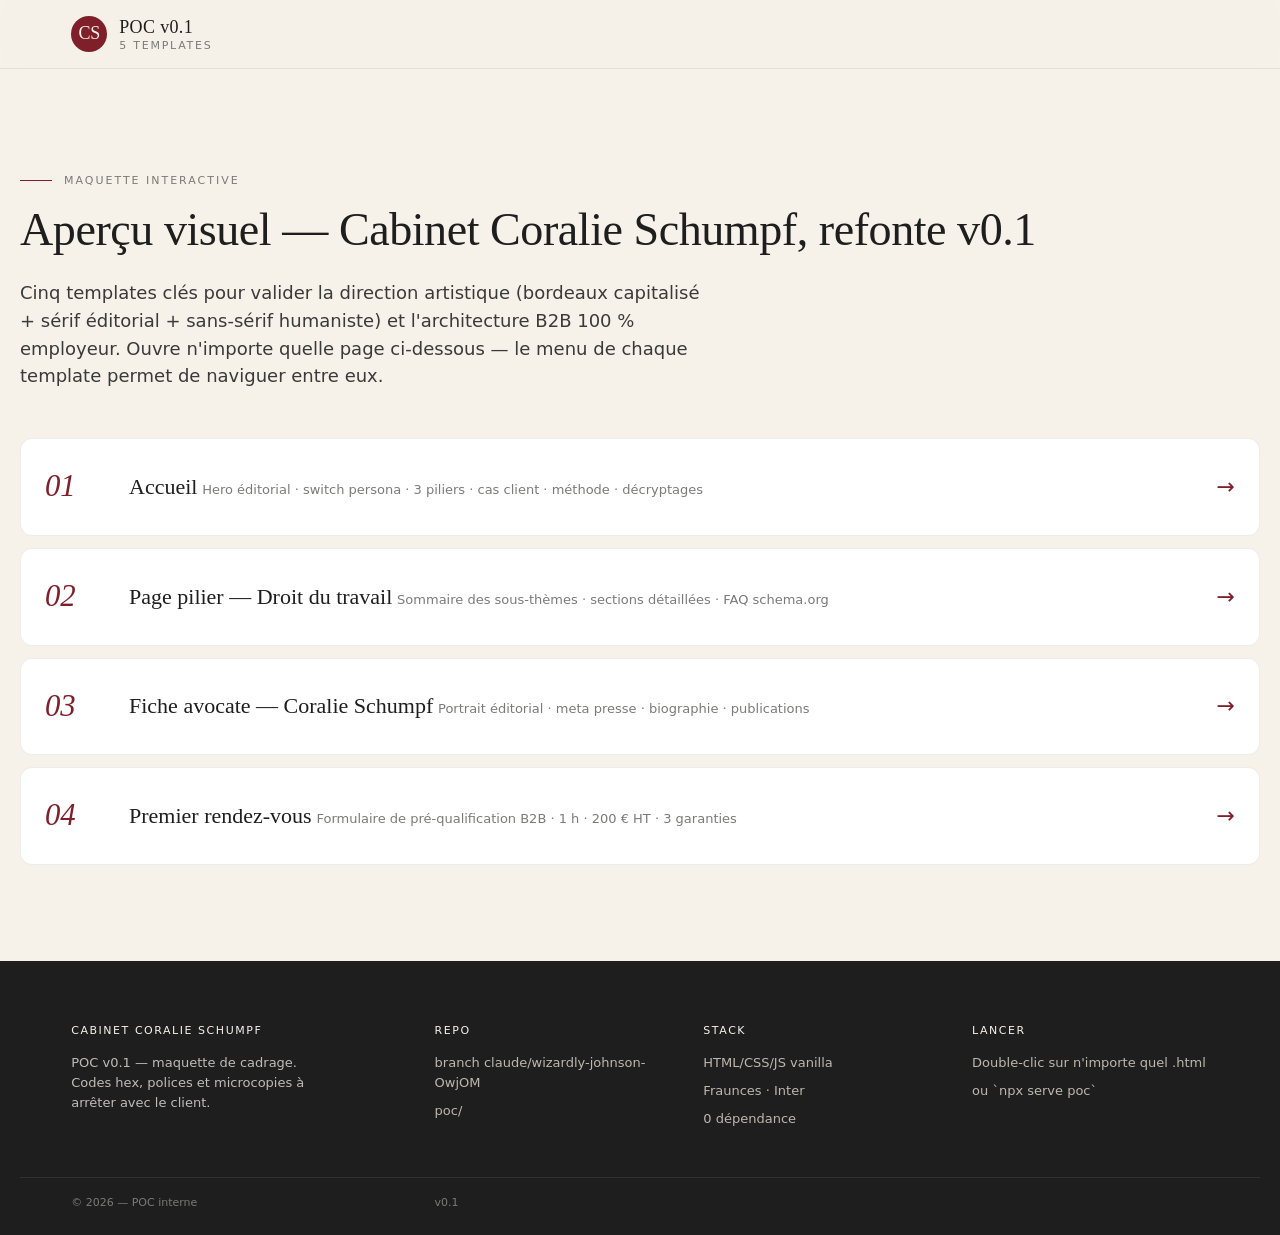
<file: index.html>
<!doctype html>
<html lang="fr">
<head>
  <meta charset="utf-8" />
  <title>Cabinet Coralie Schumpf — POC</title>
  <meta http-equiv="refresh" content="0; url=./poc/" />
  <link rel="canonical" href="./poc/" />
  <meta name="robots" content="noindex" />
  <style>
    body { font-family: -apple-system, system-ui, sans-serif; background: #F6F1E9; color: #1E1E1E; display: grid; place-items: center; min-height: 100vh; margin: 0; padding: 24px; text-align: center; }
    a { color: #7E1F2A; }
  </style>
</head>
<body>
  <div>
    <p>Redirection vers le POC…</p>
    <p>Si rien ne se passe, <a href="./poc/">cliquez ici</a>.</p>
  </div>
</body>
</html>
</file>
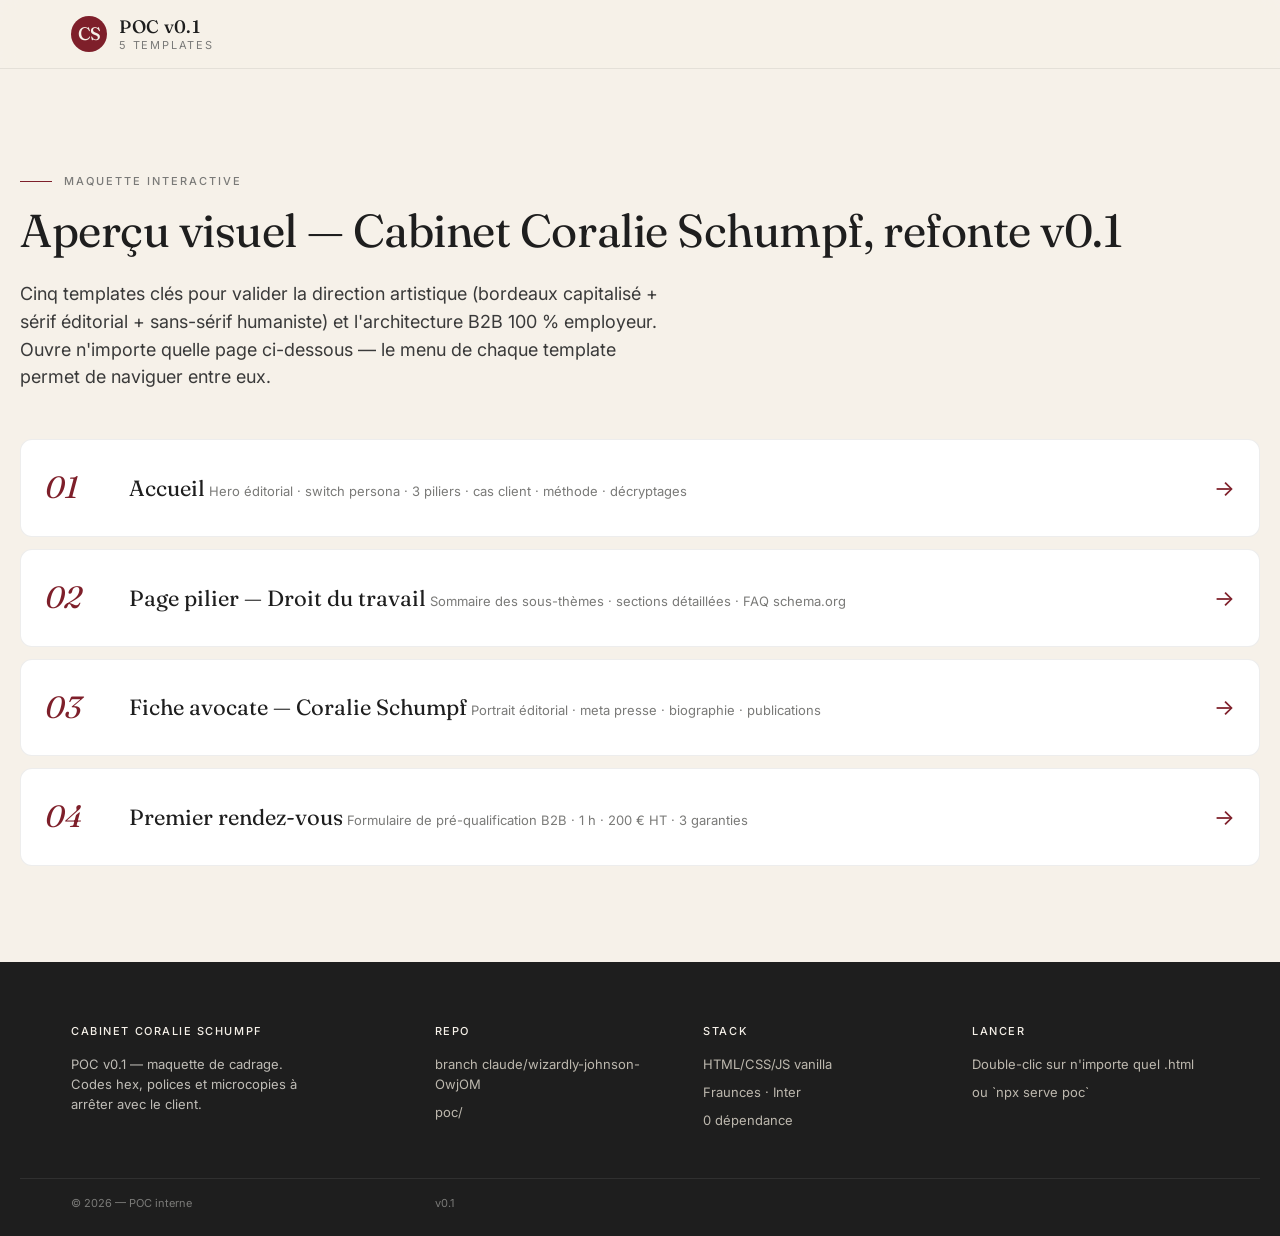
<file: poc/index.html>
<!doctype html>
<html lang="fr">
<head>
  <meta charset="utf-8" />
  <meta name="viewport" content="width=device-width,initial-scale=1" />
  <title>POC — Cabinet Coralie Schumpf · 5 templates clés</title>
  <link rel="preconnect" href="https://fonts.googleapis.com" />
  <link rel="preconnect" href="https://fonts.gstatic.com" crossorigin />
  <link href="https://fonts.googleapis.com/css2?family=Fraunces:ital,opsz,wght@0,9..144,300..600;1,9..144,300..600&family=Inter:wght@400;500;600&display=swap" rel="stylesheet" />
  <link rel="stylesheet" href="assets/css/main.css" />
</head>
<body>
  <header class="site-header">
    <div class="site-header__inner">
      <a href="index.html" class="brand">
        <span class="brand__mark">CS</span>
        <span class="brand__name">POC v0.1<small>5 templates</small></span>
      </a>
    </div>
  </header>

  <main class="container poc-index">
    <p class="eyebrow">Maquette interactive</p>
    <h1>Aperçu visuel — Cabinet Coralie Schumpf, refonte v0.1</h1>
    <p class="poc-index__lede">
      Cinq templates clés pour valider la direction artistique (bordeaux capitalisé + sérif éditorial + sans-sérif humaniste) et l'architecture B2B 100 % employeur. Ouvre n'importe quelle page ci-dessous — le menu de chaque template permet de naviguer entre eux.
    </p>

    <nav class="poc-list">
      <a href="home.html" data-track="poc-home">
        <span class="poc-list__num">01</span>
        <span>
          <span class="poc-list__title">Accueil</span>
          <span class="poc-list__desc">Hero éditorial · switch persona · 3 piliers · cas client · méthode · décryptages</span>
        </span>
        <span class="poc-list__arrow">→</span>
      </a>
      <a href="expertises/droit-du-travail.html" data-track="poc-pillar">
        <span class="poc-list__num">02</span>
        <span>
          <span class="poc-list__title">Page pilier — Droit du travail</span>
          <span class="poc-list__desc">Sommaire des sous-thèmes · sections détaillées · FAQ schema.org</span>
        </span>
        <span class="poc-list__arrow">→</span>
      </a>
      <a href="cabinet/coralie-schumpf.html" data-track="poc-avocate">
        <span class="poc-list__num">03</span>
        <span>
          <span class="poc-list__title">Fiche avocate — Coralie Schumpf</span>
          <span class="poc-list__desc">Portrait éditorial · meta presse · biographie · publications</span>
        </span>
        <span class="poc-list__arrow">→</span>
      </a>
      <a href="diagnostic.html" data-track="poc-diag">
        <span class="poc-list__num">04</span>
        <span>
          <span class="poc-list__title">Premier rendez-vous</span>
          <span class="poc-list__desc">Formulaire de pré-qualification B2B · 1 h · 200 € HT · 3 garanties</span>
        </span>
        <span class="poc-list__arrow">→</span>
      </a>
    </nav>
  </main>

  <footer class="site-footer">
    <div class="container">
      <div class="site-footer__brand">
        <h4>Cabinet Coralie Schumpf</h4>
        <p>POC v0.1 — maquette de cadrage. Codes hex, polices et microcopies à arrêter avec le client.</p>
      </div>
      <div>
        <h4>Repo</h4>
        <ul>
          <li>branch claude/wizardly-johnson-OwjOM</li>
          <li>poc/</li>
        </ul>
      </div>
      <div>
        <h4>Stack</h4>
        <ul>
          <li>HTML/CSS/JS vanilla</li>
          <li>Fraunces · Inter</li>
          <li>0 dépendance</li>
        </ul>
      </div>
      <div>
        <h4>Lancer</h4>
        <ul>
          <li>Double-clic sur n'importe quel .html</li>
          <li>ou `npx serve poc`</li>
        </ul>
      </div>
    </div>
    <div class="container site-footer__legal">
      <span>© <span data-year></span> — POC interne</span>
      <span>v0.1</span>
    </div>
  </footer>

  <script src="assets/js/main.js"></script>
</body>
</html>
</file>
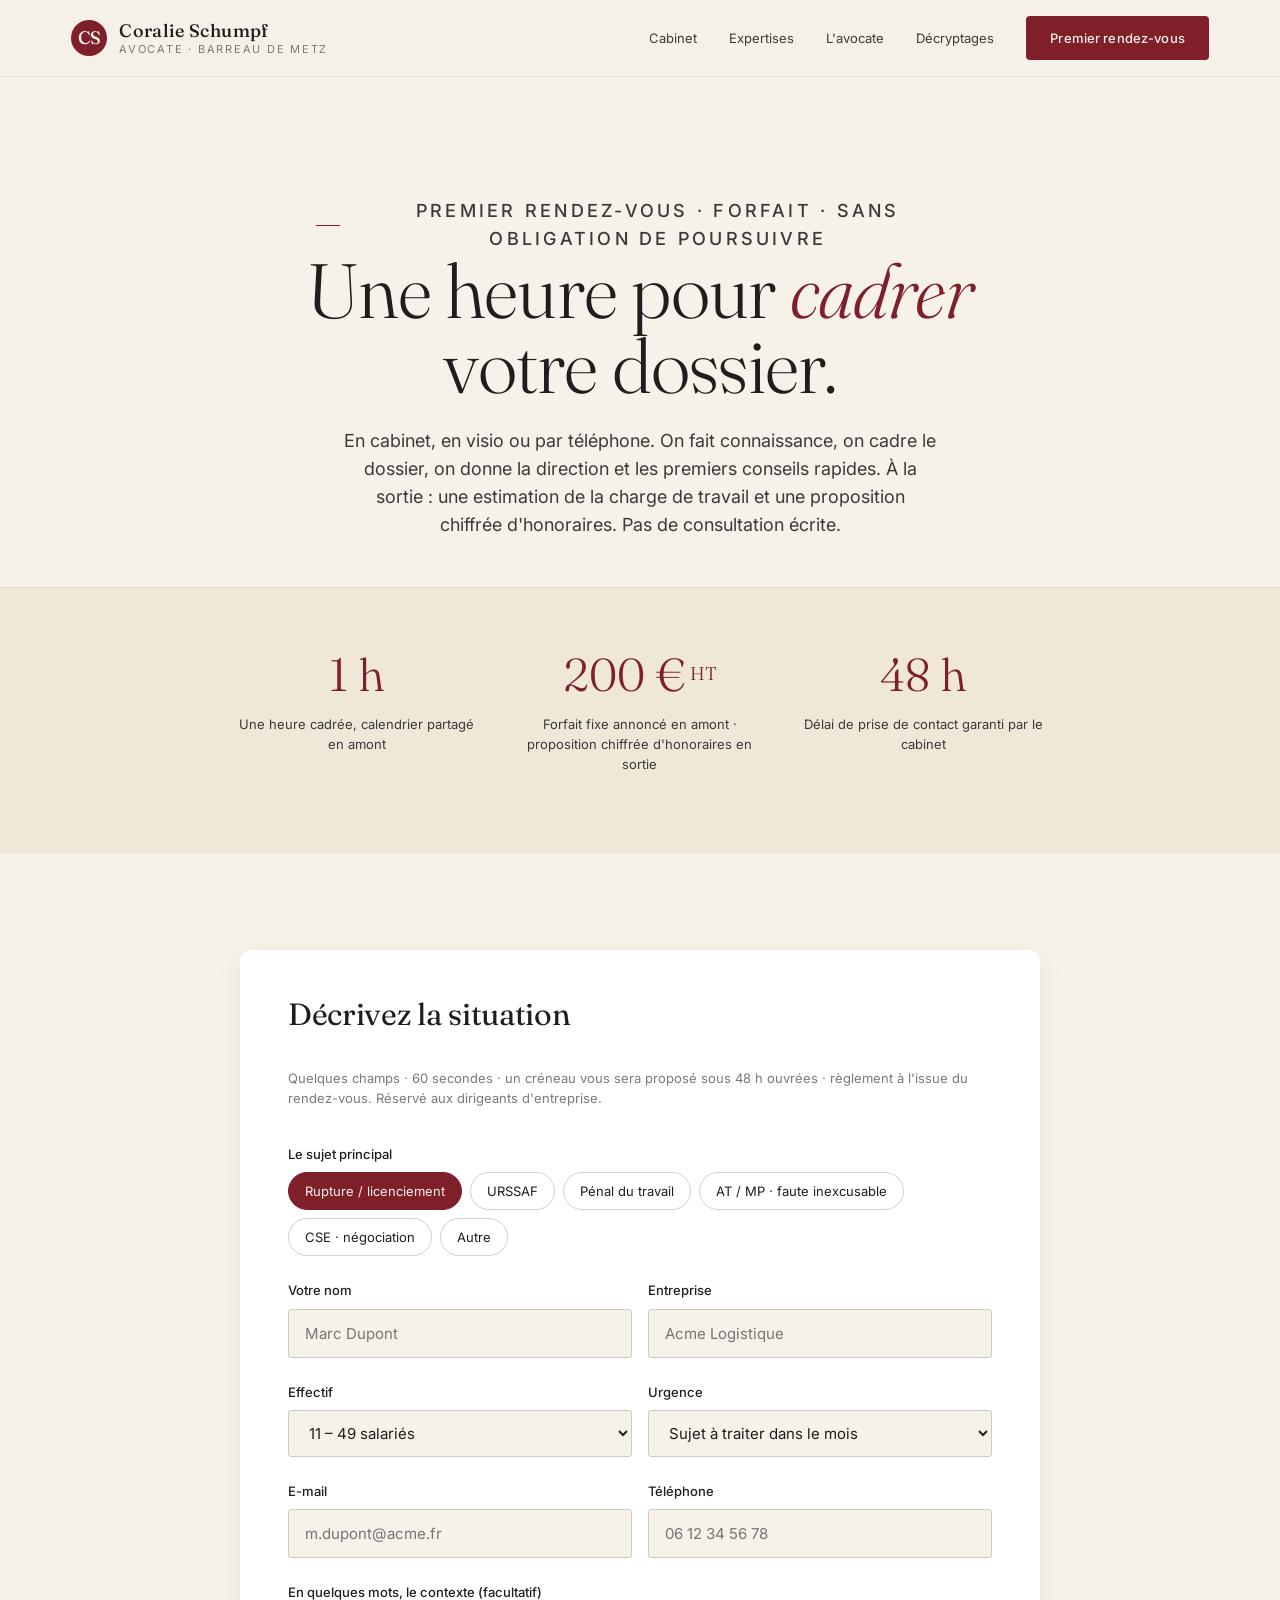
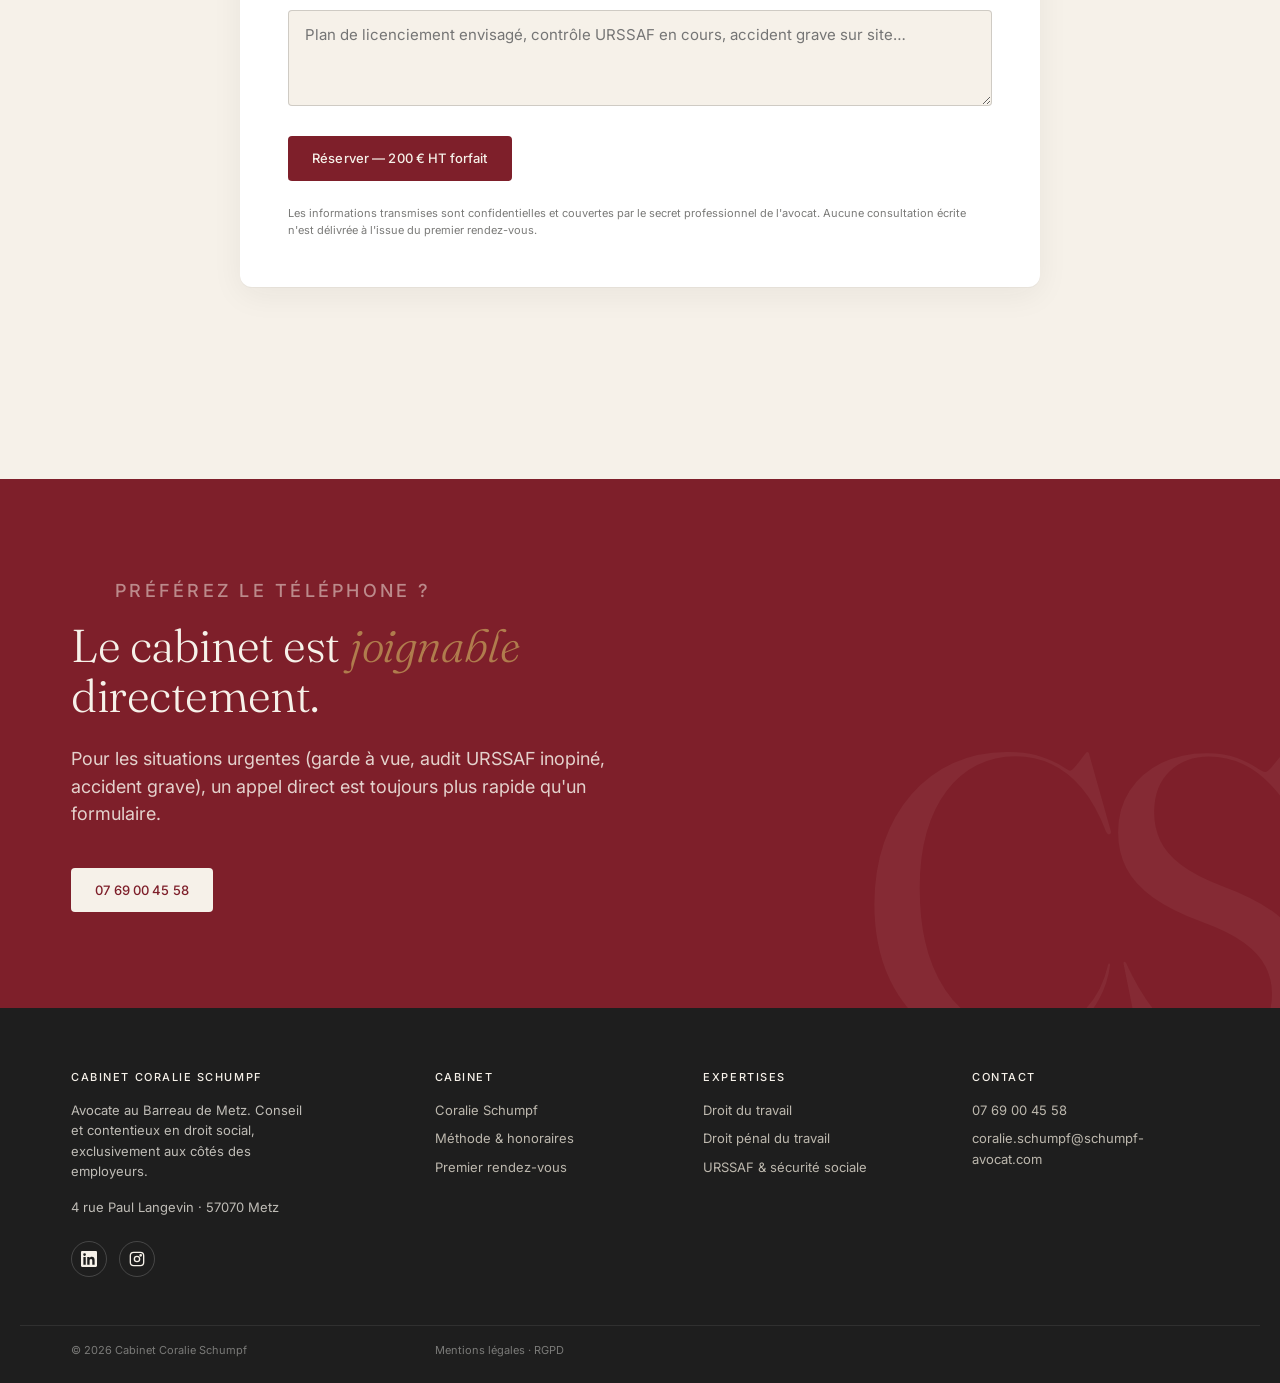
<file: poc/diagnostic.html>
<!doctype html>
<html lang="fr">
<head>
  <meta charset="utf-8" />
  <meta name="viewport" content="width=device-width,initial-scale=1" />
  <title>Premier rendez-vous · 1 heure · 200 € HT forfait — Cabinet Coralie Schumpf</title>
  <meta name="description" content="Premier rendez-vous d'une heure pour dirigeants TPE/PME et DRH. Forfait 200 € HT. Faire connaissance, cadrer le dossier, donner la direction, proposition chiffrée d'honoraires. Cabinet Coralie Schumpf, Metz." />
  <link rel="icon" href="assets/img/favicon.svg" type="image/svg+xml" />
  <link rel="apple-touch-icon" href="assets/img/apple-touch-icon.png" />
  <link rel="preconnect" href="https://fonts.googleapis.com" />
  <link rel="preconnect" href="https://fonts.gstatic.com" crossorigin />
  <link href="https://fonts.googleapis.com/css2?family=Fraunces:ital,opsz,wght@0,9..144,300..600;1,9..144,300..600&family=Inter:wght@400;500;600&display=swap" rel="stylesheet" />
  <link rel="stylesheet" href="assets/css/main.css" />
</head>
<body>

  <header class="site-header">
    <div class="site-header__inner">
      <a href="home.html" class="brand">
        <span class="brand__mark">CS</span>
        <span class="brand__name">Coralie Schumpf<small>Avocate · Barreau de Metz</small></span>
      </a>
      <nav class="nav">
        <a href="home.html">Cabinet</a>
        <a href="expertises/droit-du-travail.html">Expertises</a>
        <a href="cabinet/coralie-schumpf.html">L'avocate</a>
        <a href="home.html#decryptages">Décryptages</a>
        <a href="diagnostic.html" class="btn btn--primary is-active">Premier rendez-vous</a>
      </nav>
    </div>
  </header>

  <section class="diag-hero container fade-up">
    <p class="eyebrow">Premier rendez-vous · forfait · sans obligation de poursuivre</p>
    <h1>Une heure pour <em>cadrer</em> votre dossier.</h1>
    <p>En cabinet, en visio ou par téléphone. On fait connaissance, on cadre le dossier, on donne la direction et les premiers conseils rapides. À la sortie : une estimation de la charge de travail et une proposition chiffrée d'honoraires. Pas de consultation écrite.</p>
  </section>

  <section class="diag-promise">
    <div class="diag-promise__grid">
      <div class="fade-up">
        <p class="diag-promise__num">1 h</p>
        <p class="diag-promise__label">Une heure cadrée, calendrier partagé en amont</p>
      </div>
      <div class="fade-up">
        <p class="diag-promise__num">200 €<small style="font-size: 0.4em; vertical-align: 0.6em; margin-left: 4px;">HT</small></p>
        <p class="diag-promise__label">Forfait fixe annoncé en amont · proposition chiffrée d'honoraires en sortie</p>
      </div>
      <div class="fade-up">
        <p class="diag-promise__num">48 h</p>
        <p class="diag-promise__label">Délai de prise de contact garanti par le cabinet</p>
      </div>
    </div>
  </section>

  <section class="container fade-up" style="padding: var(--sp-9) 0;">
    <form class="diag-card" action="api/rdv.php" method="post">
      <h2 style="font-size: var(--fs-2xl); margin-bottom: var(--sp-3);">Décrivez la situation</h2>
      <p style="font-size: var(--fs-sm); color: var(--slate); margin: 0 0 var(--sp-3);">Quelques champs · 60 secondes · un créneau vous sera proposé sous 48 h ouvrées · règlement à l'issue du rendez-vous. Réservé aux dirigeants d'entreprise.</p>

      <div>
        <label for="topic">Le sujet principal</label>
        <div class="diag-card__choices">
          <input type="radio" id="t1" name="sujet" value="rupture" checked />
          <label for="t1">Rupture / licenciement</label>
          <input type="radio" id="t2" name="sujet" value="urssaf" />
          <label for="t2">URSSAF</label>
          <input type="radio" id="t3" name="sujet" value="penal" />
          <label for="t3">Pénal du travail</label>
          <input type="radio" id="t4" name="sujet" value="atmp" />
          <label for="t4">AT / MP · faute inexcusable</label>
          <input type="radio" id="t5" name="sujet" value="cse" />
          <label for="t5">CSE · négociation</label>
          <input type="radio" id="t6" name="sujet" value="autre" />
          <label for="t6">Autre</label>
        </div>
      </div>

      <div class="diag-card__row">
        <div>
          <label for="name">Votre nom</label>
          <input type="text" id="name" name="nom" autocomplete="name" required placeholder="Marc Dupont" />
        </div>
        <div>
          <label for="company">Entreprise</label>
          <input type="text" id="company" name="entreprise" autocomplete="organization" required placeholder="Acme Logistique" />
        </div>
      </div>

      <div class="diag-card__row">
        <div>
          <label for="effectif">Effectif</label>
          <select id="effectif" name="effectif">
            <option>1 – 10 salariés</option>
            <option selected>11 – 49 salariés</option>
            <option>50 – 249 salariés</option>
            <option>250 salariés et plus</option>
          </select>
        </div>
        <div>
          <label for="urgency">Urgence</label>
          <select id="urgency" name="urgence">
            <option>Information générale</option>
            <option selected>Sujet à traiter dans le mois</option>
            <option>Sujet sensible · cette semaine</option>
            <option>Urgence · sous 48 h</option>
          </select>
        </div>
      </div>

      <div class="diag-card__row">
        <div>
          <label for="email">E-mail</label>
          <input type="email" id="email" name="email" autocomplete="email" required placeholder="m.dupont@acme.fr" />
        </div>
        <div>
          <label for="phone">Téléphone</label>
          <input type="tel" id="phone" name="telephone" autocomplete="tel" placeholder="06 12 34 56 78" />
        </div>
      </div>

      <div>
        <label for="ctx">En quelques mots, le contexte (facultatif)</label>
        <textarea id="ctx" name="contexte" rows="3" placeholder="Plan de licenciement envisagé, contrôle URSSAF en cours, accident grave sur site…"></textarea>
      </div>

      <div class="hp-champ" aria-hidden="true">
        <label for="site_web">Ne pas remplir ce champ</label>
        <input type="text" id="site_web" name="site_web" tabindex="-1" autocomplete="off" />
      </div>

      <button type="submit" class="btn btn--primary" data-track="form-diag-submit">Réserver — 200 € HT forfait</button>

      <p style="font-size: var(--fs-xs); color: var(--slate); margin: 0;">Les informations transmises sont confidentielles et couvertes par le secret professionnel de l'avocat. Aucune consultation écrite n'est délivrée à l'issue du premier rendez-vous.</p>
    </form>
  </section>

  <section class="cta-final">
    <div class="container cta-final__inner fade-up">
      <p class="eyebrow" style="color: rgba(246,241,233,0.6);">Préférez le téléphone ?</p>
      <h2>Le cabinet est <em>joignable</em> directement.</h2>
      <p>Pour les situations urgentes (garde à vue, audit URSSAF inopiné, accident grave), un appel direct est toujours plus rapide qu'un formulaire.</p>
      <a href="tel:+33769004558" class="btn btn--primary">07 69 00 45 58</a>
    </div>
  </section>

  <footer class="site-footer">
    <div class="container">
      <div class="site-footer__brand">
        <h4>Cabinet Coralie Schumpf</h4>
        <p>Avocate au Barreau de Metz. Conseil et contentieux en droit social, exclusivement aux côtés des employeurs.</p>
        <p style="margin-top: 16px;">4 rue Paul Langevin · 57070 Metz</p>
        <div class="site-footer__social">
          <a href="https://fr.linkedin.com/in/coralie-schumpf-4311549a" aria-label="LinkedIn" target="_blank" rel="noopener">
            <svg viewBox="0 0 24 24" fill="currentColor"><path d="M20.45 20.45h-3.55v-5.57c0-1.33-.03-3.04-1.85-3.04-1.85 0-2.14 1.45-2.14 2.94v5.67H9.36V9h3.4v1.56h.05c.47-.9 1.63-1.85 3.36-1.85 3.6 0 4.27 2.37 4.27 5.45v6.29ZM5.34 7.43a2.06 2.06 0 1 1 0-4.13 2.06 2.06 0 0 1 0 4.13ZM7.12 20.45H3.55V9h3.57v11.45ZM22.22 0H1.77C.79 0 0 .77 0 1.72v20.56C0 23.23.79 24 1.77 24h20.45c.98 0 1.78-.77 1.78-1.72V1.72C24 .77 23.2 0 22.22 0Z"/></svg>
          </a>
          <a href="https://www.instagram.com/schumpfcoralieavocat/" aria-label="Instagram" target="_blank" rel="noopener">
            <svg viewBox="0 0 24 24" fill="none" stroke="currentColor" stroke-width="2"><rect x="2" y="2" width="20" height="20" rx="5"/><circle cx="12" cy="12" r="4"/><circle cx="17.5" cy="6.5" r="1" fill="currentColor"/></svg>
          </a>
        </div>
      </div>
      <div><h4>Cabinet</h4><ul><li><a href="cabinet/coralie-schumpf.html">Coralie Schumpf</a></li><li><a href="#">Méthode & honoraires</a></li><li><a href="diagnostic.html">Premier rendez-vous</a></li></ul></div>
      <div><h4>Expertises</h4><ul><li><a href="expertises/droit-du-travail.html">Droit du travail</a></li><li><a href="expertises/droit-penal-du-travail.html">Droit pénal du travail</a></li><li><a href="expertises/securite-sociale-urssaf.html">URSSAF & sécurité sociale</a></li></ul></div>
      <div><h4>Contact</h4><ul><li><a href="tel:+33769004558">07 69 00 45 58</a></li><li><a href="mailto:coralie.schumpf@schumpf-avocat.com">coralie.schumpf@schumpf-avocat.com</a></li></ul></div>
    </div>
    <div class="container site-footer__legal"><span>© <span data-year></span> Cabinet Coralie Schumpf</span><span><a href="#">Mentions légales</a> · <a href="#">RGPD</a></span></div>
  </footer>

  <script src="assets/js/main.js"></script>
</body>
</html>
</file>
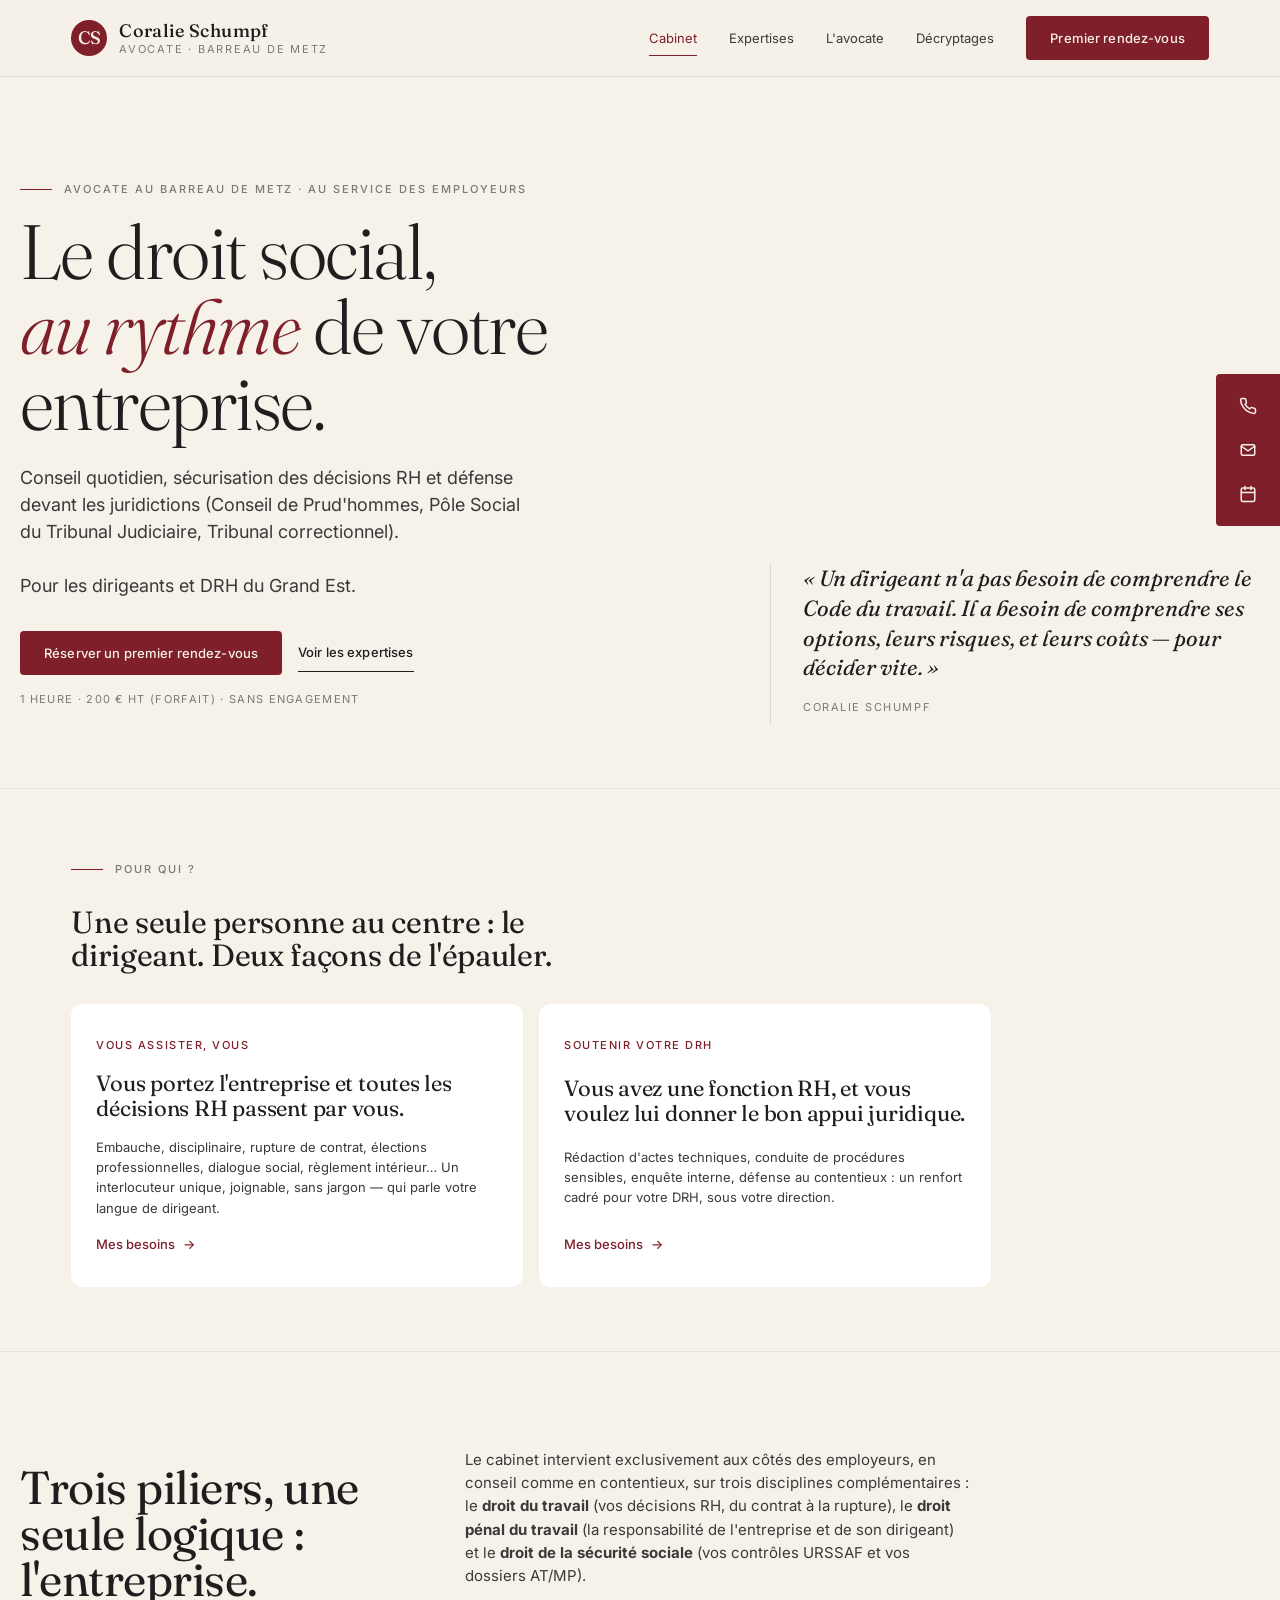
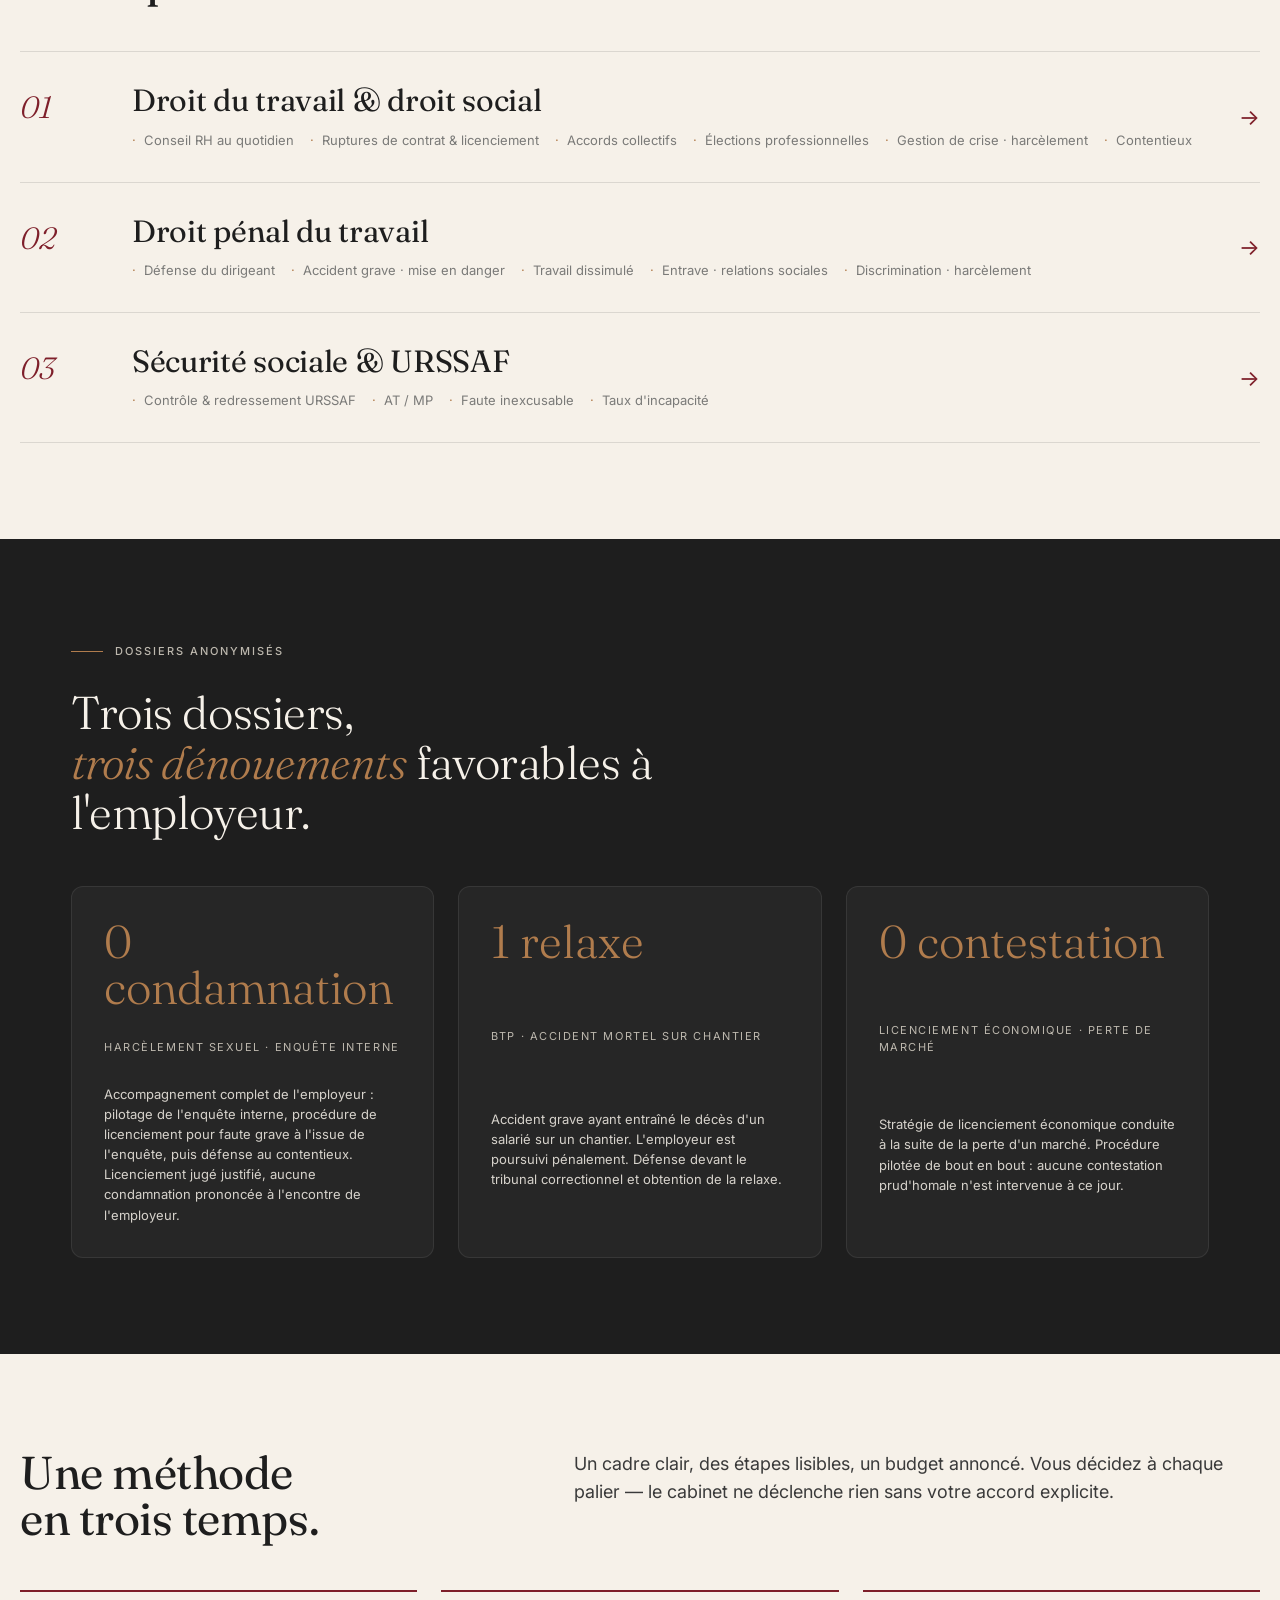
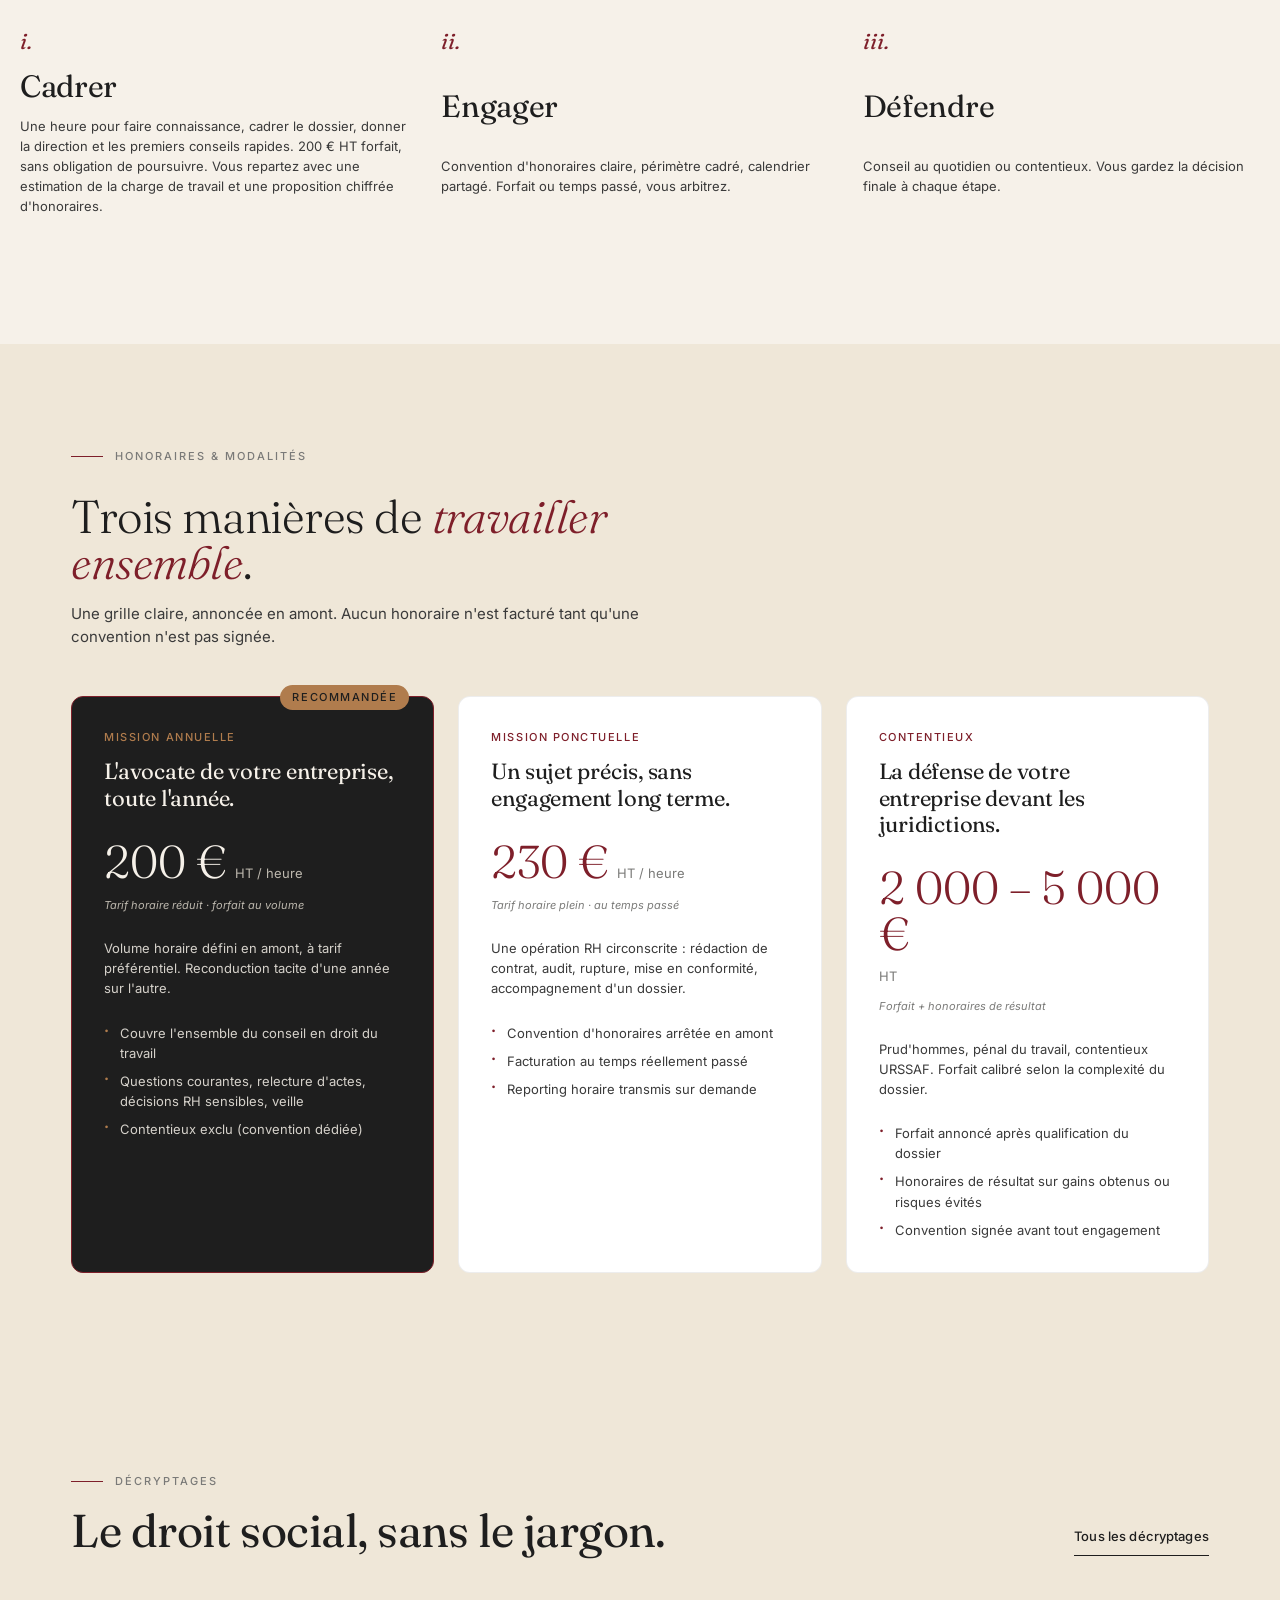
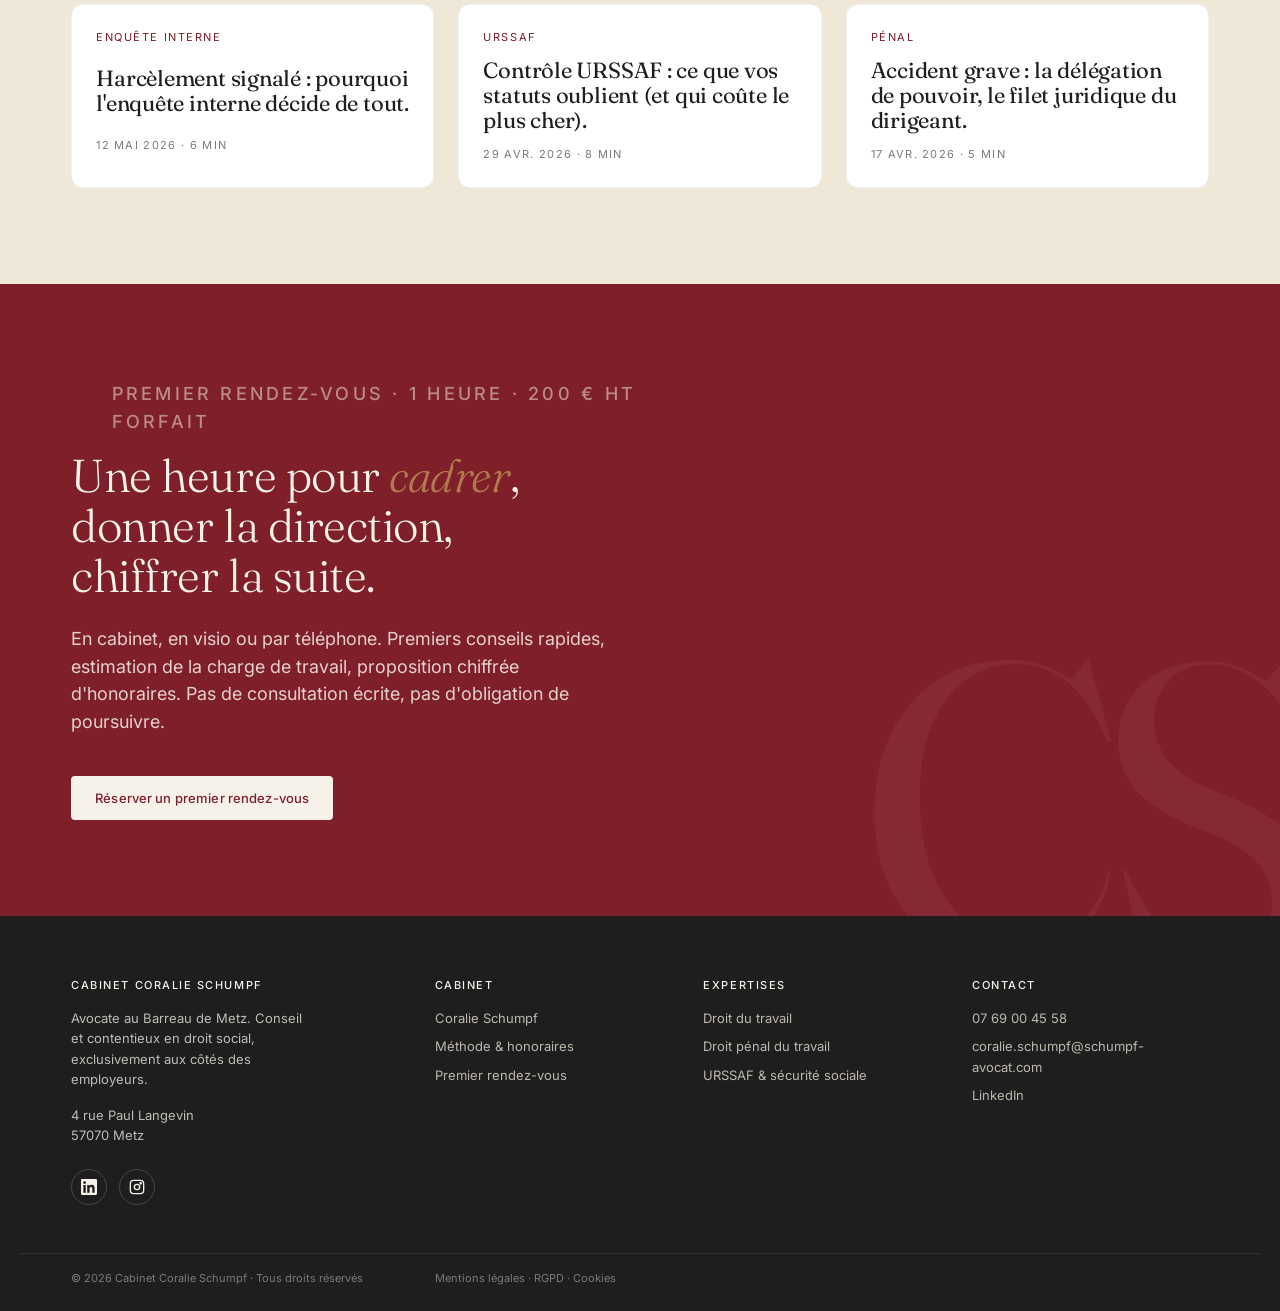
<file: poc/home.html>
<!doctype html>
<html lang="fr">
<head>
  <meta charset="utf-8" />
  <meta name="viewport" content="width=device-width,initial-scale=1" />
  <title>Cabinet Coralie Schumpf · Avocate des employeurs en droit social — Metz & Grand Est</title>
  <meta name="description" content="Avocate au Barreau de Metz, conseil et contentieux en droit du travail, droit pénal du travail et sécurité sociale. Au service exclusif des employeurs du Grand Est." />
  <link rel="icon" href="assets/img/favicon.svg" type="image/svg+xml" />
  <link rel="apple-touch-icon" href="assets/img/apple-touch-icon.png" />
  <link rel="preconnect" href="https://fonts.googleapis.com" />
  <link rel="preconnect" href="https://fonts.gstatic.com" crossorigin />
  <link href="https://fonts.googleapis.com/css2?family=Fraunces:ital,opsz,wght@0,9..144,300..600;1,9..144,300..600&family=Inter:wght@400;500;600&display=swap" rel="stylesheet" />
  <link rel="stylesheet" href="assets/css/main.css" />
</head>
<body>

  <header class="site-header">
    <div class="site-header__inner">
      <a href="home.html" class="brand">
        <span class="brand__mark">CS</span>
        <span class="brand__name">Coralie Schumpf<small>Avocate · Barreau de Metz</small></span>
      </a>
      <nav class="nav">
        <a href="home.html" class="is-active">Cabinet</a>
        <a href="expertises/droit-du-travail.html">Expertises</a>
        <a href="cabinet/coralie-schumpf.html">L'avocate</a>
        <a href="#decryptages">Décryptages</a>
        <a href="diagnostic.html" class="btn btn--primary" data-track="cta-header">Premier rendez-vous</a>
      </nav>
    </div>
  </header>

  <aside class="contact-rail" aria-label="Contact rapide">
    <a href="tel:+33769004558" data-track="rail-tel" title="07 69 00 45 58" aria-label="Téléphoner">
      <svg viewBox="0 0 24 24" fill="none" stroke="currentColor" stroke-width="2" stroke-linecap="round"><path d="M22 16.92v3a2 2 0 0 1-2.18 2 19.86 19.86 0 0 1-8.63-3.07 19.5 19.5 0 0 1-6-6 19.86 19.86 0 0 1-3.07-8.67A2 2 0 0 1 4.11 2h3a2 2 0 0 1 2 1.72 12.4 12.4 0 0 0 .7 2.81 2 2 0 0 1-.45 2.11L8.09 9.91a16 16 0 0 0 6 6l1.27-1.27a2 2 0 0 1 2.11-.45 12.4 12.4 0 0 0 2.81.7A2 2 0 0 1 22 16.92Z"/></svg>
    </a>
    <a href="mailto:coralie.schumpf@schumpf-avocat.com" data-track="rail-mail" title="Écrire" aria-label="Envoyer un e-mail">
      <svg viewBox="0 0 24 24" fill="none" stroke="currentColor" stroke-width="2" stroke-linecap="round"><rect x="3" y="5" width="18" height="14" rx="2"/><path d="m3 7 9 6 9-6"/></svg>
    </a>
    <a href="diagnostic.html" data-track="rail-rdv" title="Diagnostic" aria-label="Réserver un diagnostic">
      <svg viewBox="0 0 24 24" fill="none" stroke="currentColor" stroke-width="2" stroke-linecap="round"><rect x="3" y="4" width="18" height="18" rx="2"/><path d="M16 2v4M8 2v4M3 10h18"/></svg>
    </a>
  </aside>

  <section class="hero container">
    <div class="hero__grid">
      <div class="fade-up">
        <p class="eyebrow">Avocate au Barreau de Metz · au service des employeurs</p>
        <h1 class="hero__title">Le droit social,<br><em>au rythme</em> de votre entreprise.</h1>
        <p class="hero__lede">
          Conseil quotidien, sécurisation des décisions RH et défense devant les juridictions (Conseil de Prud'hommes, Pôle Social du Tribunal Judiciaire, Tribunal correctionnel).<br><br>Pour les dirigeants et DRH du Grand Est.
        </p>
        <div class="hero__meta">
          <a href="diagnostic.html" class="btn btn--primary" data-track="cta-hero-primary">Réserver un premier rendez-vous</a>
          <a href="expertises/droit-du-travail.html" class="btn btn--ghost" data-track="cta-hero-secondary">Voir les expertises</a>
        </div>
        <p style="font-size: var(--fs-xs); letter-spacing: 0.12em; text-transform: uppercase; color: var(--slate); margin-top: var(--sp-4);">1 heure · 200 € HT (forfait) · sans engagement</p>
      </div>
      <aside class="hero__aside fade-up">
        <p>« Un dirigeant n'a pas besoin de comprendre le Code du travail. Il a besoin de comprendre <em>ses options</em>, leurs risques, et leurs coûts — pour décider vite. »</p>
        <small>Coralie Schumpf</small>
      </aside>
    </div>
  </section>

  <section class="personas">
    <div class="container fade-up">
      <header class="personas__header">
        <p class="eyebrow">Pour qui ?</p>
        <h2 class="personas__title">Une seule personne au centre : le dirigeant. Deux façons de l'épauler.</h2>
      </header>
      <div class="personas__grid personas__grid--two">
        <article class="persona" data-track="persona-dirigeant-direct">
          <span class="persona__tag">Vous assister, vous</span>
          <h3 class="persona__name">Vous portez l'entreprise et toutes les décisions RH passent par vous.</h3>
          <p class="persona__desc">Embauche, disciplinaire, rupture de contrat, élections professionnelles, dialogue social, règlement intérieur… Un interlocuteur unique, joignable, sans jargon — qui parle votre langue de dirigeant.</p>
          <span class="persona__link">Mes besoins</span>
        </article>
        <article class="persona" data-track="persona-dirigeant-drh">
          <span class="persona__tag">Soutenir votre DRH</span>
          <h3 class="persona__name">Vous avez une fonction RH, et vous voulez lui donner le bon appui juridique.</h3>
          <p class="persona__desc">Rédaction d'actes techniques, conduite de procédures sensibles, enquête interne, défense au contentieux : un renfort cadré pour votre DRH, sous votre direction.</p>
          <span class="persona__link">Mes besoins</span>
        </article>
      </div>
    </div>
  </section>

  <section class="pillars container">
    <header class="pillars__head fade-up">
      <h2 class="pillars__title">Trois piliers, une seule logique : l'entreprise.</h2>
      <p class="pillars__desc">Le cabinet intervient exclusivement aux côtés des employeurs, en conseil comme en contentieux, sur trois disciplines complémentaires : le <strong>droit du travail</strong> (vos décisions RH, du contrat à la rupture), le <strong>droit pénal du travail</strong> (la responsabilité de l'entreprise et de son dirigeant) et le <strong>droit de la sécurité sociale</strong> (vos contrôles URSSAF et vos dossiers AT/MP).</p>
    </header>
    <div class="pillars__list">
      <a href="expertises/droit-du-travail.html" class="pillar fade-up" data-track="pillar-travail">
        <span class="pillar__num">01</span>
        <div class="pillar__body">
          <h3>Droit du travail & droit social</h3>
          <div class="pillar__tags">
            <span class="pillar__tag">Conseil RH au quotidien</span>
            <span class="pillar__tag">Ruptures de contrat & licenciement</span>
            <span class="pillar__tag">Accords collectifs</span>
            <span class="pillar__tag">Élections professionnelles</span>
            <span class="pillar__tag">Gestion de crise · harcèlement</span>
            <span class="pillar__tag">Contentieux</span>
          </div>
        </div>
        <span class="pillar__arrow">→</span>
      </a>
      <a href="expertises/droit-penal-du-travail.html" class="pillar fade-up" data-track="pillar-penal">
        <span class="pillar__num">02</span>
        <div class="pillar__body">
          <h3>Droit pénal du travail</h3>
          <div class="pillar__tags">
            <span class="pillar__tag">Défense du dirigeant</span>
            <span class="pillar__tag">Accident grave · mise en danger</span>
            <span class="pillar__tag">Travail dissimulé</span>
            <span class="pillar__tag">Entrave · relations sociales</span>
            <span class="pillar__tag">Discrimination · harcèlement</span>
          </div>
        </div>
        <span class="pillar__arrow">→</span>
      </a>
      <a href="expertises/securite-sociale-urssaf.html" class="pillar fade-up" data-track="pillar-urssaf">
        <span class="pillar__num">03</span>
        <div class="pillar__body">
          <h3>Sécurité sociale & URSSAF</h3>
          <div class="pillar__tags">
            <span class="pillar__tag">Contrôle & redressement URSSAF</span>
            <span class="pillar__tag">AT / MP</span>
            <span class="pillar__tag">Faute inexcusable</span>
            <span class="pillar__tag">Taux d'incapacité</span>
          </div>
        </div>
        <span class="pillar__arrow">→</span>
      </a>
    </div>
  </section>

  <section class="cases">
    <div class="container fade-up">
      <p class="eyebrow">Dossiers anonymisés</p>
      <h2 class="cases__title">Trois dossiers,<br><em>trois dénouements</em> favorables à l'employeur.</h2>
      <div class="cases__grid">
        <article class="case">
          <p class="case__metric">0 condamnation</p>
          <p class="case__sector">Harcèlement sexuel · enquête interne</p>
          <p class="case__desc">Accompagnement complet de l'employeur : pilotage de l'enquête interne, procédure de licenciement pour faute grave à l'issue de l'enquête, puis défense au contentieux. Licenciement jugé justifié, aucune condamnation prononcée à l'encontre de l'employeur.</p>
        </article>
        <article class="case">
          <p class="case__metric">1 relaxe</p>
          <p class="case__sector">BTP · accident mortel sur chantier</p>
          <p class="case__desc">Accident grave ayant entraîné le décès d'un salarié sur un chantier. L'employeur est poursuivi pénalement. Défense devant le tribunal correctionnel et obtention de la relaxe.</p>
        </article>
        <article class="case">
          <p class="case__metric">0 contestation</p>
          <p class="case__sector">Licenciement économique · perte de marché</p>
          <p class="case__desc">Stratégie de licenciement économique conduite à la suite de la perte d'un marché. Procédure pilotée de bout en bout : aucune contestation prud'homale n'est intervenue à ce jour.</p>
        </article>
      </div>
    </div>
  </section>

  <section class="method container">
    <div class="method__intro fade-up">
      <h2 class="method__title">Une méthode<br>en trois temps.</h2>
      <p>Un cadre clair, des étapes lisibles, un budget annoncé. Vous décidez à chaque palier — le cabinet ne déclenche rien sans votre accord explicite.</p>
    </div>
    <div class="method__steps">
      <article class="step fade-up">
        <span class="step__num">i.</span>
        <h3 class="step__name">Cadrer</h3>
        <p class="step__desc">Une heure pour faire connaissance, cadrer le dossier, donner la direction et les premiers conseils rapides. 200 € HT forfait, sans obligation de poursuivre. Vous repartez avec une estimation de la charge de travail et une proposition chiffrée d'honoraires.</p>
      </article>
      <article class="step fade-up">
        <span class="step__num">ii.</span>
        <h3 class="step__name">Engager</h3>
        <p class="step__desc">Convention d'honoraires claire, périmètre cadré, calendrier partagé. Forfait ou temps passé, vous arbitrez.</p>
      </article>
      <article class="step fade-up">
        <span class="step__num">iii.</span>
        <h3 class="step__name">Défendre</h3>
        <p class="step__desc">Conseil au quotidien ou contentieux. Vous gardez la décision finale à chaque étape.</p>
      </article>
    </div>
  </section>

  <section class="offers" id="offres">
    <div class="container">
      <header class="offers__head fade-up">
        <p class="eyebrow">Honoraires & modalités</p>
        <h2 class="offers__title">Trois manières de <em>travailler ensemble</em>.</h2>
        <p class="offers__intro">Une grille claire, annoncée en amont. Aucun honoraire n'est facturé tant qu'une convention n'est pas signée.</p>
      </header>
      <div class="offers__grid">
        <article class="offer offer--featured fade-up" data-track="offer-annuelle">
          <span class="offer__badge">Recommandée</span>
          <p class="offer__tag">Mission Annuelle</p>
          <h3 class="offer__title">L'avocate de votre entreprise, toute l'année.</h3>
          <div class="offer__price">
            <span class="offer__amount">200 €</span>
            <span class="offer__unit">HT / heure</span>
          </div>
          <p class="offer__price-note">Tarif horaire réduit · forfait au volume</p>
          <p class="offer__desc">Volume horaire défini en amont, à tarif préférentiel. Reconduction tacite d'une année sur l'autre.</p>
          <ul class="offer__bullets">
            <li>Couvre l'ensemble du conseil en droit du travail</li>
            <li>Questions courantes, relecture d'actes, décisions RH sensibles, veille</li>
            <li>Contentieux exclu (convention dédiée)</li>
          </ul>
        </article>
        <article class="offer fade-up" data-track="offer-ponctuelle">
          <p class="offer__tag">Mission ponctuelle</p>
          <h3 class="offer__title">Un sujet précis, sans engagement long terme.</h3>
          <div class="offer__price">
            <span class="offer__amount">230 €</span>
            <span class="offer__unit">HT / heure</span>
          </div>
          <p class="offer__price-note">Tarif horaire plein · au temps passé</p>
          <p class="offer__desc">Une opération RH circonscrite : rédaction de contrat, audit, rupture, mise en conformité, accompagnement d'un dossier.</p>
          <ul class="offer__bullets">
            <li>Convention d'honoraires arrêtée en amont</li>
            <li>Facturation au temps réellement passé</li>
            <li>Reporting horaire transmis sur demande</li>
          </ul>
        </article>
        <article class="offer fade-up" data-track="offer-contentieux">
          <p class="offer__tag">Contentieux</p>
          <h3 class="offer__title">La défense de votre entreprise devant les juridictions.</h3>
          <div class="offer__price">
            <span class="offer__amount">2 000 – 5 000 €</span>
            <span class="offer__unit">HT</span>
          </div>
          <p class="offer__price-note">Forfait + honoraires de résultat</p>
          <p class="offer__desc">Prud'hommes, pénal du travail, contentieux URSSAF. Forfait calibré selon la complexité du dossier.</p>
          <ul class="offer__bullets">
            <li>Forfait annoncé après qualification du dossier</li>
            <li>Honoraires de résultat sur gains obtenus ou risques évités</li>
            <li>Convention signée avant tout engagement</li>
          </ul>
        </article>
      </div>
    </div>
  </section>

  <section class="posts" id="decryptages">
    <div class="container fade-up">
      <header class="posts__head">
        <div>
          <p class="eyebrow">Décryptages</p>
          <h2 class="posts__title">Le droit social, sans le jargon.</h2>
        </div>
        <a href="#" class="btn btn--ghost">Tous les décryptages</a>
      </header>
      <div class="posts__grid">
        <a href="#" class="post">
          <span class="post__tag">Enquête interne</span>
          <h3 class="post__title">Harcèlement signalé : pourquoi l'enquête interne décide de tout.</h3>
          <span class="post__date">12 mai 2026 · 6 min</span>
        </a>
        <a href="#" class="post">
          <span class="post__tag">URSSAF</span>
          <h3 class="post__title">Contrôle URSSAF : ce que vos statuts oublient (et qui coûte le plus cher).</h3>
          <span class="post__date">29 avr. 2026 · 8 min</span>
        </a>
        <a href="#" class="post">
          <span class="post__tag">Pénal</span>
          <h3 class="post__title">Accident grave : la délégation de pouvoir, le filet juridique du dirigeant.</h3>
          <span class="post__date">17 avr. 2026 · 5 min</span>
        </a>
      </div>
    </div>
  </section>

  <section class="cta-final">
    <div class="container cta-final__inner fade-up">
      <p class="eyebrow" style="color: rgba(246,241,233,0.6);">Premier rendez-vous · 1 heure · 200 € HT forfait</p>
      <h2>Une heure pour <em>cadrer</em>, donner la direction, chiffrer la suite.</h2>
      <p>En cabinet, en visio ou par téléphone. Premiers conseils rapides, estimation de la charge de travail, proposition chiffrée d'honoraires. Pas de consultation écrite, pas d'obligation de poursuivre.</p>
      <a href="diagnostic.html" class="btn btn--primary" data-track="cta-final">Réserver un premier rendez-vous</a>
    </div>
  </section>

  <footer class="site-footer">
    <div class="container">
      <div class="site-footer__brand">
        <h4>Cabinet Coralie Schumpf</h4>
        <p>Avocate au Barreau de Metz. Conseil et contentieux en droit social, exclusivement aux côtés des employeurs.</p>
        <p style="margin-top: 16px;">4 rue Paul Langevin<br>57070 Metz</p>
        <div class="site-footer__social">
          <a href="https://fr.linkedin.com/in/coralie-schumpf-4311549a" aria-label="LinkedIn" target="_blank" rel="noopener" data-track="social-linkedin">
            <svg viewBox="0 0 24 24" fill="currentColor"><path d="M20.45 20.45h-3.55v-5.57c0-1.33-.03-3.04-1.85-3.04-1.85 0-2.14 1.45-2.14 2.94v5.67H9.36V9h3.4v1.56h.05c.47-.9 1.63-1.85 3.36-1.85 3.6 0 4.27 2.37 4.27 5.45v6.29ZM5.34 7.43a2.06 2.06 0 1 1 0-4.13 2.06 2.06 0 0 1 0 4.13ZM7.12 20.45H3.55V9h3.57v11.45ZM22.22 0H1.77C.79 0 0 .77 0 1.72v20.56C0 23.23.79 24 1.77 24h20.45c.98 0 1.78-.77 1.78-1.72V1.72C24 .77 23.2 0 22.22 0Z"/></svg>
          </a>
          <a href="https://www.instagram.com/schumpfcoralieavocat/" aria-label="Instagram" target="_blank" rel="noopener" data-track="social-instagram">
            <svg viewBox="0 0 24 24" fill="none" stroke="currentColor" stroke-width="2"><rect x="2" y="2" width="20" height="20" rx="5"/><circle cx="12" cy="12" r="4"/><circle cx="17.5" cy="6.5" r="1" fill="currentColor"/></svg>
          </a>
        </div>
      </div>
      <div>
        <h4>Cabinet</h4>
        <ul>
          <li><a href="cabinet/coralie-schumpf.html">Coralie Schumpf</a></li>
          <li><a href="#">Méthode & honoraires</a></li>
          <li><a href="diagnostic.html">Premier rendez-vous</a></li>
        </ul>
      </div>
      <div>
        <h4>Expertises</h4>
        <ul>
          <li><a href="expertises/droit-du-travail.html">Droit du travail</a></li>
          <li><a href="expertises/droit-penal-du-travail.html">Droit pénal du travail</a></li>
          <li><a href="expertises/securite-sociale-urssaf.html">URSSAF & sécurité sociale</a></li>
        </ul>
      </div>
      <div>
        <h4>Contact</h4>
        <ul>
          <li><a href="tel:+33769004558">07 69 00 45 58</a></li>
          <li><a href="mailto:coralie.schumpf@schumpf-avocat.com">coralie.schumpf@schumpf-avocat.com</a></li>
          <li><a href="#">LinkedIn</a></li>
        </ul>
      </div>
    </div>
    <div class="container site-footer__legal">
      <span>© <span data-year></span> Cabinet Coralie Schumpf · Tous droits réservés</span>
      <span><a href="#">Mentions légales</a> · <a href="#">RGPD</a> · <a href="#">Cookies</a></span>
    </div>
  </footer>

  <script src="assets/js/main.js"></script>
</body>
</html>
</file>
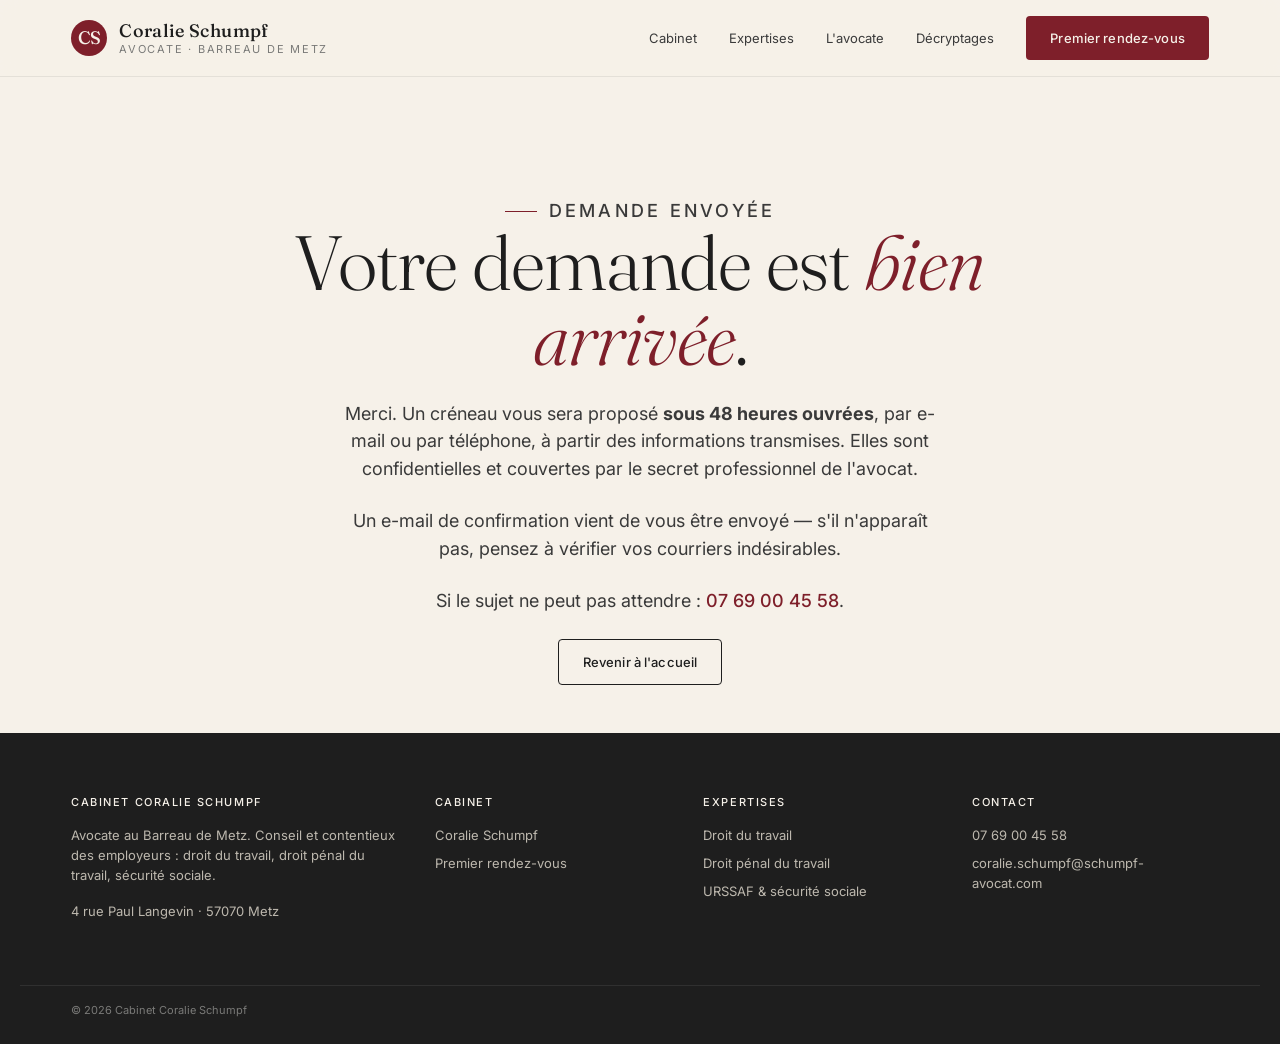
<file: poc/merci.html>
<!doctype html>
<html lang="fr">
<head>
  <meta charset="utf-8" />
  <meta name="viewport" content="width=device-width,initial-scale=1" />
  <title>Demande envoyée — Cabinet Coralie Schumpf</title>
  <meta name="description" content="Votre demande de premier rendez-vous a bien été envoyée au cabinet." />
  <!-- Page de confirmation : jamais dans les résultats de recherche.
       Le build l'exclut du sitemap grâce à cette balise. -->
  <meta name="robots" content="noindex" />
  <link rel="icon" href="assets/img/favicon.svg" type="image/svg+xml" />
  <link rel="apple-touch-icon" href="assets/img/apple-touch-icon.png" />
  <link rel="preconnect" href="https://fonts.googleapis.com" />
  <link rel="preconnect" href="https://fonts.gstatic.com" crossorigin />
  <link href="https://fonts.googleapis.com/css2?family=Fraunces:ital,opsz,wght@0,9..144,300..600;1,9..144,300..600&family=Inter:wght@400;500;600&display=swap" rel="stylesheet" />
  <link rel="stylesheet" href="assets/css/main.css" />
</head>
<body>

  <header class="site-header">
    <div class="site-header__inner">
      <a href="home.html" class="brand">
        <span class="brand__mark">CS</span>
        <span class="brand__name">Coralie Schumpf<small>Avocate · Barreau de Metz</small></span>
      </a>
      <nav class="nav">
        <a href="home.html">Cabinet</a>
        <a href="expertises/droit-du-travail.html">Expertises</a>
        <a href="cabinet/coralie-schumpf.html">L'avocate</a>
        <a href="home.html#decryptages">Décryptages</a>
        <a href="diagnostic.html" class="btn btn--primary">Premier rendez-vous</a>
      </nav>
    </div>
  </header>

  <section class="diag-hero container fade-up" style="min-height: 55vh;">
    <p class="eyebrow">Demande envoyée</p>
    <h1>Votre demande est <em>bien arrivée</em>.</h1>
    <p>Merci. Un créneau vous sera proposé <strong>sous 48&nbsp;heures ouvrées</strong>, par e-mail ou par téléphone, à partir des informations transmises. Elles sont confidentielles et couvertes par le secret professionnel de l'avocat.</p>
    <p>Un e-mail de confirmation vient de vous être envoyé — s'il n'apparaît pas, pensez à vérifier vos courriers indésirables.</p>
    <p>Si le sujet ne peut pas attendre&nbsp;: <a href="tel:+33769004558" style="color: var(--bordeaux); font-weight: 500;">07&nbsp;69&nbsp;00&nbsp;45&nbsp;58</a>.</p>
    <p style="margin-top: var(--sp-5);"><a href="home.html" class="btn btn--outline">Revenir à l'accueil</a></p>
  </section>

  <footer class="site-footer">
    <div class="container">
      <div>
        <h4>Cabinet Coralie Schumpf</h4>
        <p>Avocate au Barreau de Metz. Conseil et contentieux des employeurs : droit du travail, droit pénal du travail, sécurité sociale.</p>
        <p style="margin-top: 16px;">4 rue Paul Langevin · 57070 Metz</p>
      </div>
      <div><h4>Cabinet</h4><ul><li><a href="cabinet/coralie-schumpf.html">Coralie Schumpf</a></li><li><a href="diagnostic.html">Premier rendez-vous</a></li></ul></div>
      <div><h4>Expertises</h4><ul><li><a href="expertises/droit-du-travail.html">Droit du travail</a></li><li><a href="expertises/droit-penal-du-travail.html">Droit pénal du travail</a></li><li><a href="expertises/securite-sociale-urssaf.html">URSSAF & sécurité sociale</a></li></ul></div>
      <div><h4>Contact</h4><ul><li><a href="tel:+33769004558">07 69 00 45 58</a></li><li><a href="mailto:coralie.schumpf@schumpf-avocat.com">coralie.schumpf@schumpf-avocat.com</a></li></ul></div>
    </div>
    <div class="container site-footer__legal"><span>© <span data-year></span> Cabinet Coralie Schumpf</span></div>
  </footer>

  <script src="assets/js/main.js"></script>
</body>
</html>
</file>
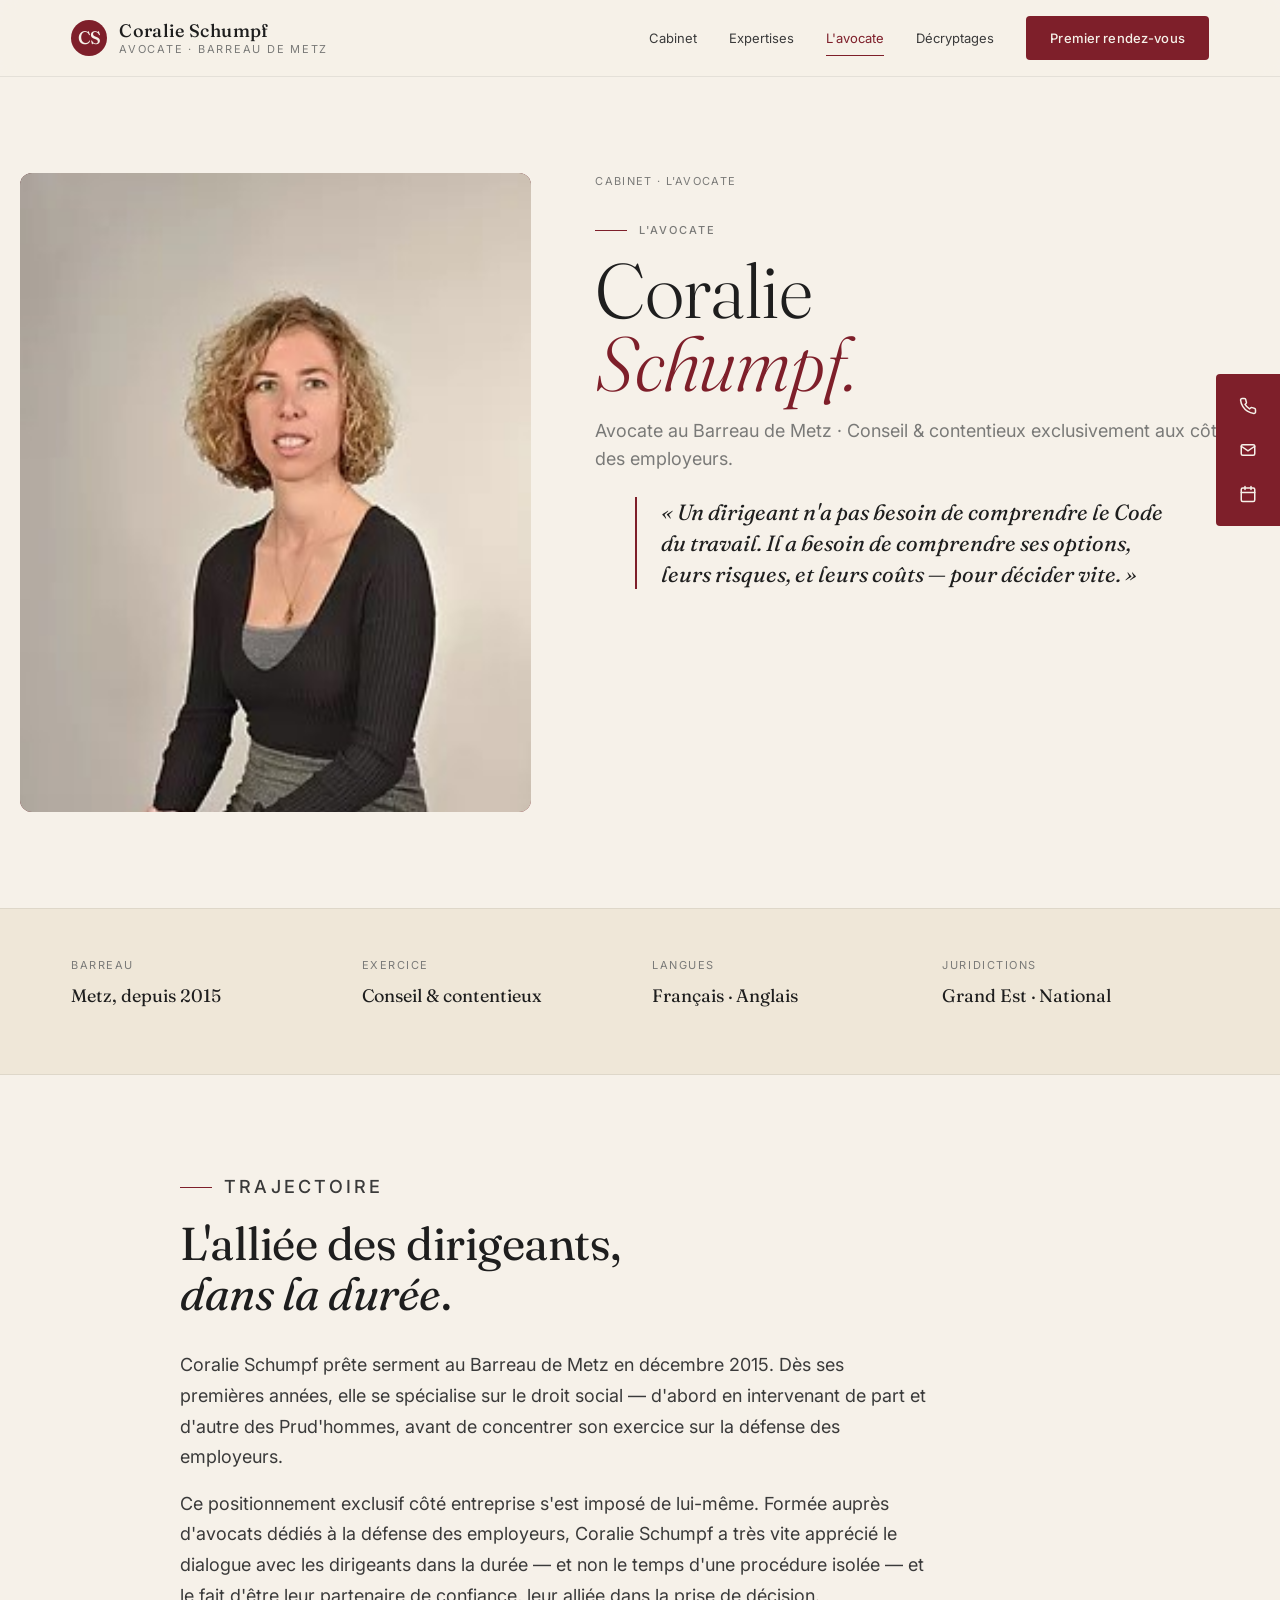
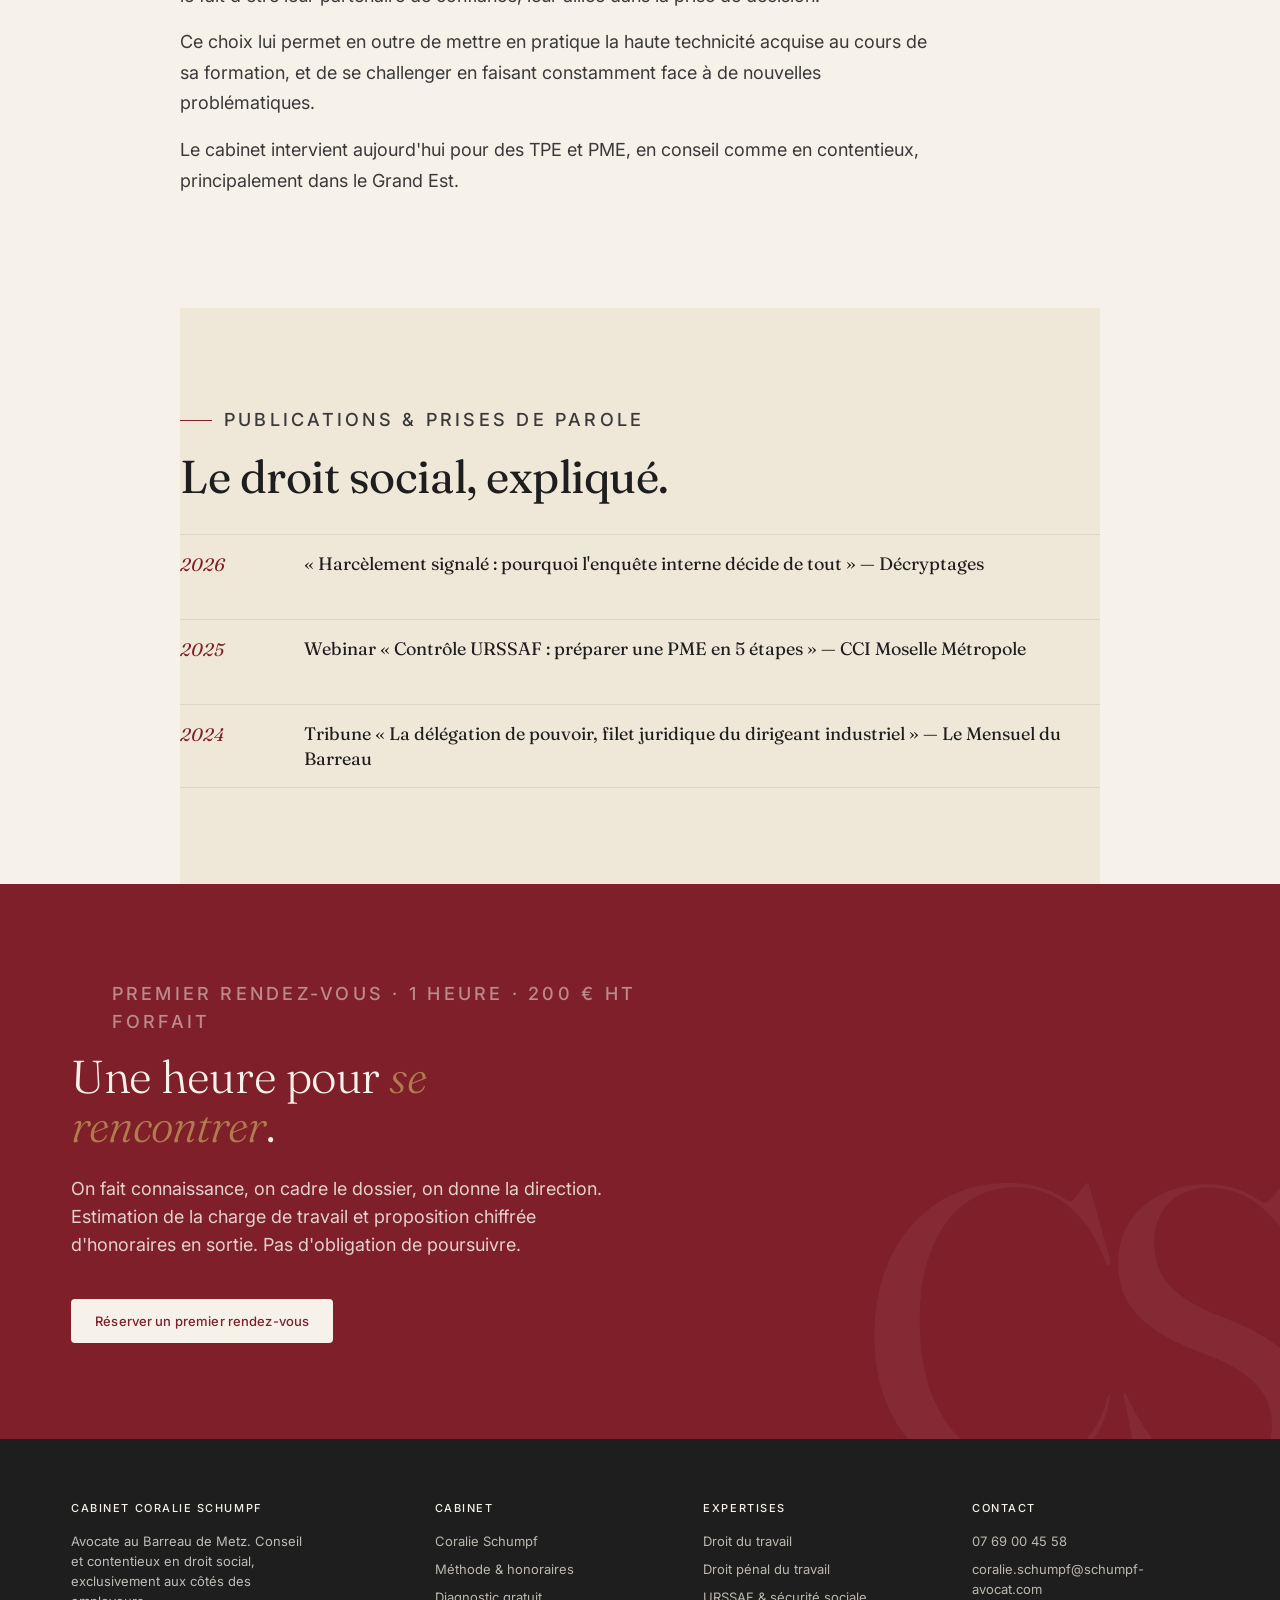
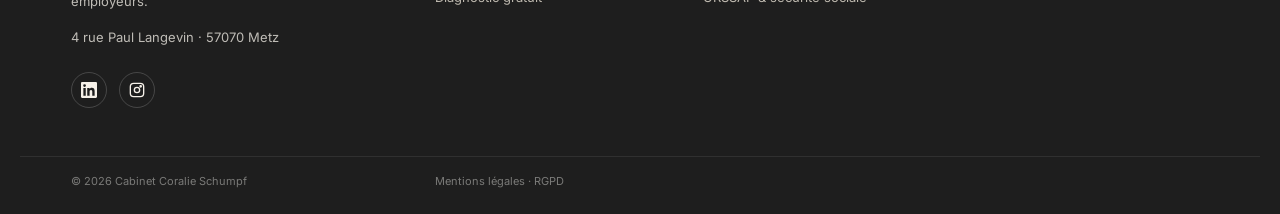
<file: poc/cabinet/coralie-schumpf.html>
<!doctype html>
<html lang="fr">
<head>
  <meta charset="utf-8" />
  <meta name="viewport" content="width=device-width,initial-scale=1" />
  <title>Coralie Schumpf · Avocate au Barreau de Metz — Cabinet Coralie Schumpf</title>
  <meta name="description" content="Coralie Schumpf, avocate au Barreau de Metz depuis 2015, exclusivement dédiée à la défense des employeurs en droit social, pénal du travail et URSSAF." />
  <link rel="icon" href="../assets/img/favicon.svg" type="image/svg+xml" />
  <link rel="apple-touch-icon" href="../assets/img/apple-touch-icon.png" />
  <link rel="preconnect" href="https://fonts.googleapis.com" />
  <link rel="preconnect" href="https://fonts.gstatic.com" crossorigin />
  <link href="https://fonts.googleapis.com/css2?family=Fraunces:ital,opsz,wght@0,9..144,300..600;1,9..144,300..600&family=Inter:wght@400;500;600&display=swap" rel="stylesheet" />
  <link rel="stylesheet" href="../assets/css/main.css" />
</head>
<body>

  <header class="site-header">
    <div class="site-header__inner">
      <a href="../home.html" class="brand">
        <span class="brand__mark">CS</span>
        <span class="brand__name">Coralie Schumpf<small>Avocate · Barreau de Metz</small></span>
      </a>
      <nav class="nav">
        <a href="../home.html">Cabinet</a>
        <a href="../expertises/droit-du-travail.html">Expertises</a>
        <a href="coralie-schumpf.html" class="is-active">L'avocate</a>
        <a href="../home.html#decryptages">Décryptages</a>
        <a href="../diagnostic.html" class="btn btn--primary">Premier rendez-vous</a>
      </nav>
    </div>
  </header>

  <aside class="contact-rail" aria-label="Contact rapide">
    <a href="tel:+33769004558"><svg viewBox="0 0 24 24" fill="none" stroke="currentColor" stroke-width="2" stroke-linecap="round"><path d="M22 16.92v3a2 2 0 0 1-2.18 2 19.86 19.86 0 0 1-8.63-3.07 19.5 19.5 0 0 1-6-6 19.86 19.86 0 0 1-3.07-8.67A2 2 0 0 1 4.11 2h3a2 2 0 0 1 2 1.72 12.4 12.4 0 0 0 .7 2.81 2 2 0 0 1-.45 2.11L8.09 9.91a16 16 0 0 0 6 6l1.27-1.27a2 2 0 0 1 2.11-.45 12.4 12.4 0 0 0 2.81.7A2 2 0 0 1 22 16.92Z"/></svg></a>
    <a href="mailto:coralie.schumpf@schumpf-avocat.com"><svg viewBox="0 0 24 24" fill="none" stroke="currentColor" stroke-width="2" stroke-linecap="round"><rect x="3" y="5" width="18" height="14" rx="2"/><path d="m3 7 9 6 9-6"/></svg></a>
    <a href="../diagnostic.html"><svg viewBox="0 0 24 24" fill="none" stroke="currentColor" stroke-width="2" stroke-linecap="round"><rect x="3" y="4" width="18" height="18" rx="2"/><path d="M16 2v4M8 2v4M3 10h18"/></svg></a>
  </aside>

  <section class="about-hero container">
    <div class="about-hero__grid">
      <figure class="about-portrait fade-up">
        <img src="../assets/img/coralie-schumpf.jpg" alt="Coralie Schumpf, avocate au Barreau de Metz" loading="eager" />
      </figure>
      <div class="fade-up">
        <p class="exp-hero__breadcrumb"><a href="../home.html">Cabinet</a> · L'avocate</p>
        <p class="eyebrow">L'avocate</p>
        <h1 class="about-hero__name">Coralie<br><em>Schumpf.</em></h1>
        <p class="about-hero__role">Avocate au Barreau de Metz · Conseil & contentieux exclusivement aux côtés des employeurs.</p>
        <blockquote class="about-hero__quote">
          « Un dirigeant n'a pas besoin de comprendre le Code du travail. Il a besoin de comprendre ses options, leurs risques, et leurs coûts — pour décider vite. »
        </blockquote>
      </div>
    </div>
  </section>

  <section class="bio-meta">
    <div class="container fade-up">
      <div class="bio-meta__grid">
        <div>
          <p class="bio-meta__label">Barreau</p>
          <p class="bio-meta__value">Metz, depuis 2015</p>
        </div>
        <div>
          <p class="bio-meta__label">Exercice</p>
          <p class="bio-meta__value">Conseil & contentieux</p>
        </div>
        <div>
          <p class="bio-meta__label">Langues</p>
          <p class="bio-meta__value">Français · Anglais</p>
        </div>
        <div>
          <p class="bio-meta__label">Juridictions</p>
          <p class="bio-meta__value">Grand Est · National</p>
        </div>
      </div>
    </div>
  </section>

  <section class="bio-narrative container-narrow fade-up">
    <p class="eyebrow">Trajectoire</p>
    <h2>L'alliée des dirigeants, <em>dans la durée</em>.</h2>
    <p>Coralie Schumpf prête serment au Barreau de Metz en décembre 2015. Dès ses premières années, elle se spécialise sur le droit social — d'abord en intervenant de part et d'autre des Prud'hommes, avant de concentrer son exercice sur la défense des employeurs.</p>
    <p>Ce positionnement exclusif côté entreprise s'est imposé de lui-même. Formée auprès d'avocats dédiés à la défense des employeurs, Coralie Schumpf a très vite apprécié le dialogue avec les dirigeants dans la durée — et non le temps d'une procédure isolée — et le fait d'être leur partenaire de confiance, leur alliée dans la prise de décision.</p>
    <p>Ce choix lui permet en outre de mettre en pratique la haute technicité acquise au cours de sa formation, et de se challenger en faisant constamment face à de nouvelles problématiques.</p>
    <p>Le cabinet intervient aujourd'hui pour des TPE et PME, en conseil comme en contentieux, principalement dans le Grand Est.</p>
  </section>

  <section class="bio-narrative container-narrow fade-up" style="background: var(--ivory-deep); padding: var(--sp-9) 0;">
    <p class="eyebrow">Publications & prises de parole</p>
    <h2 style="margin-bottom: var(--sp-6);">Le droit social, expliqué.</h2>
    <ul style="display: grid; gap: var(--sp-5);">
      <li style="display: grid; grid-template-columns: 100px 1fr; gap: var(--sp-5); padding: var(--sp-4) 0; border-top: 1px solid rgba(30,30,30,0.08);">
        <span style="font-family: var(--font-serif); font-style: italic; color: var(--bordeaux); font-size: var(--fs-lg);">2026</span>
        <span style="font-family: var(--font-serif); font-size: var(--fs-lg); line-height: 1.4;">« Harcèlement signalé : pourquoi l'enquête interne décide de tout » — Décryptages</span>
      </li>
      <li style="display: grid; grid-template-columns: 100px 1fr; gap: var(--sp-5); padding: var(--sp-4) 0; border-top: 1px solid rgba(30,30,30,0.08);">
        <span style="font-family: var(--font-serif); font-style: italic; color: var(--bordeaux); font-size: var(--fs-lg);">2025</span>
        <span style="font-family: var(--font-serif); font-size: var(--fs-lg); line-height: 1.4;">Webinar « Contrôle URSSAF : préparer une PME en 5 étapes » — CCI Moselle Métropole</span>
      </li>
      <li style="display: grid; grid-template-columns: 100px 1fr; gap: var(--sp-5); padding: var(--sp-4) 0; border-top: 1px solid rgba(30,30,30,0.08); border-bottom: 1px solid rgba(30,30,30,0.08);">
        <span style="font-family: var(--font-serif); font-style: italic; color: var(--bordeaux); font-size: var(--fs-lg);">2024</span>
        <span style="font-family: var(--font-serif); font-size: var(--fs-lg); line-height: 1.4;">Tribune « La délégation de pouvoir, filet juridique du dirigeant industriel » — Le Mensuel du Barreau</span>
      </li>
    </ul>
  </section>

  <section class="cta-final">
    <div class="container cta-final__inner fade-up">
      <p class="eyebrow" style="color: rgba(246,241,233,0.6);">Premier rendez-vous · 1 heure · 200 € HT forfait</p>
      <h2>Une heure pour <em>se rencontrer</em>.</h2>
      <p>On fait connaissance, on cadre le dossier, on donne la direction. Estimation de la charge de travail et proposition chiffrée d'honoraires en sortie. Pas d'obligation de poursuivre.</p>
      <a href="../diagnostic.html" class="btn btn--primary">Réserver un premier rendez-vous</a>
    </div>
  </section>

  <footer class="site-footer">
    <div class="container">
      <div class="site-footer__brand">
        <h4>Cabinet Coralie Schumpf</h4>
        <p>Avocate au Barreau de Metz. Conseil et contentieux en droit social, exclusivement aux côtés des employeurs.</p>
        <p style="margin-top: 16px;">4 rue Paul Langevin · 57070 Metz</p>
        <div class="site-footer__social">
          <a href="https://fr.linkedin.com/in/coralie-schumpf-4311549a" aria-label="LinkedIn" target="_blank" rel="noopener">
            <svg viewBox="0 0 24 24" fill="currentColor"><path d="M20.45 20.45h-3.55v-5.57c0-1.33-.03-3.04-1.85-3.04-1.85 0-2.14 1.45-2.14 2.94v5.67H9.36V9h3.4v1.56h.05c.47-.9 1.63-1.85 3.36-1.85 3.6 0 4.27 2.37 4.27 5.45v6.29ZM5.34 7.43a2.06 2.06 0 1 1 0-4.13 2.06 2.06 0 0 1 0 4.13ZM7.12 20.45H3.55V9h3.57v11.45ZM22.22 0H1.77C.79 0 0 .77 0 1.72v20.56C0 23.23.79 24 1.77 24h20.45c.98 0 1.78-.77 1.78-1.72V1.72C24 .77 23.2 0 22.22 0Z"/></svg>
          </a>
          <a href="https://www.instagram.com/schumpfcoralieavocat/" aria-label="Instagram" target="_blank" rel="noopener">
            <svg viewBox="0 0 24 24" fill="none" stroke="currentColor" stroke-width="2"><rect x="2" y="2" width="20" height="20" rx="5"/><circle cx="12" cy="12" r="4"/><circle cx="17.5" cy="6.5" r="1" fill="currentColor"/></svg>
          </a>
        </div>
      </div>
      <div><h4>Cabinet</h4><ul><li><a href="coralie-schumpf.html">Coralie Schumpf</a></li><li><a href="#">Méthode & honoraires</a></li><li><a href="../diagnostic.html">Diagnostic gratuit</a></li></ul></div>
      <div><h4>Expertises</h4><ul><li><a href="../expertises/droit-du-travail.html">Droit du travail</a></li><li><a href="../expertises/droit-penal-du-travail.html">Droit pénal du travail</a></li><li><a href="../expertises/securite-sociale-urssaf.html">URSSAF & sécurité sociale</a></li></ul></div>
      <div><h4>Contact</h4><ul><li><a href="tel:+33769004558">07 69 00 45 58</a></li><li><a href="mailto:coralie.schumpf@schumpf-avocat.com">coralie.schumpf@schumpf-avocat.com</a></li></ul></div>
    </div>
    <div class="container site-footer__legal"><span>© <span data-year></span> Cabinet Coralie Schumpf</span><span><a href="#">Mentions légales</a> · <a href="#">RGPD</a></span></div>
  </footer>

  <script src="../assets/js/main.js"></script>
</body>
</html>
</file>
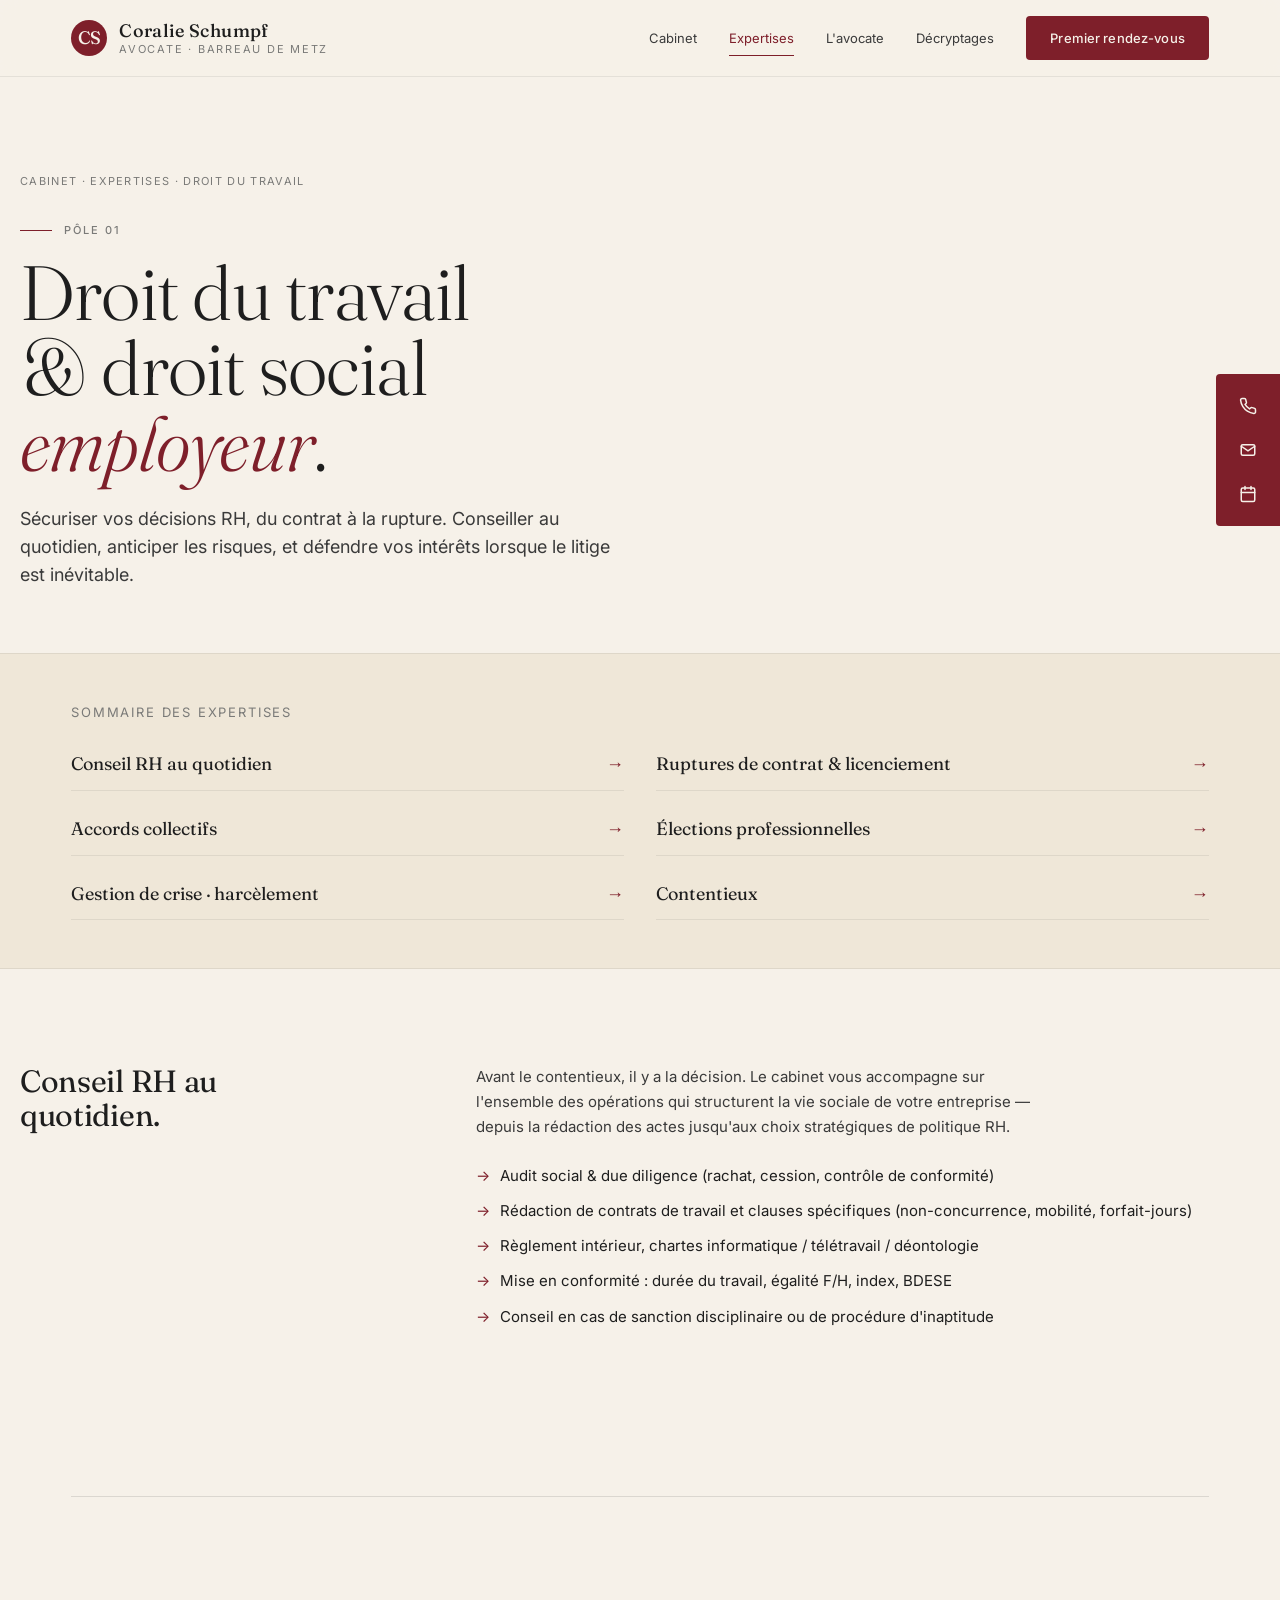
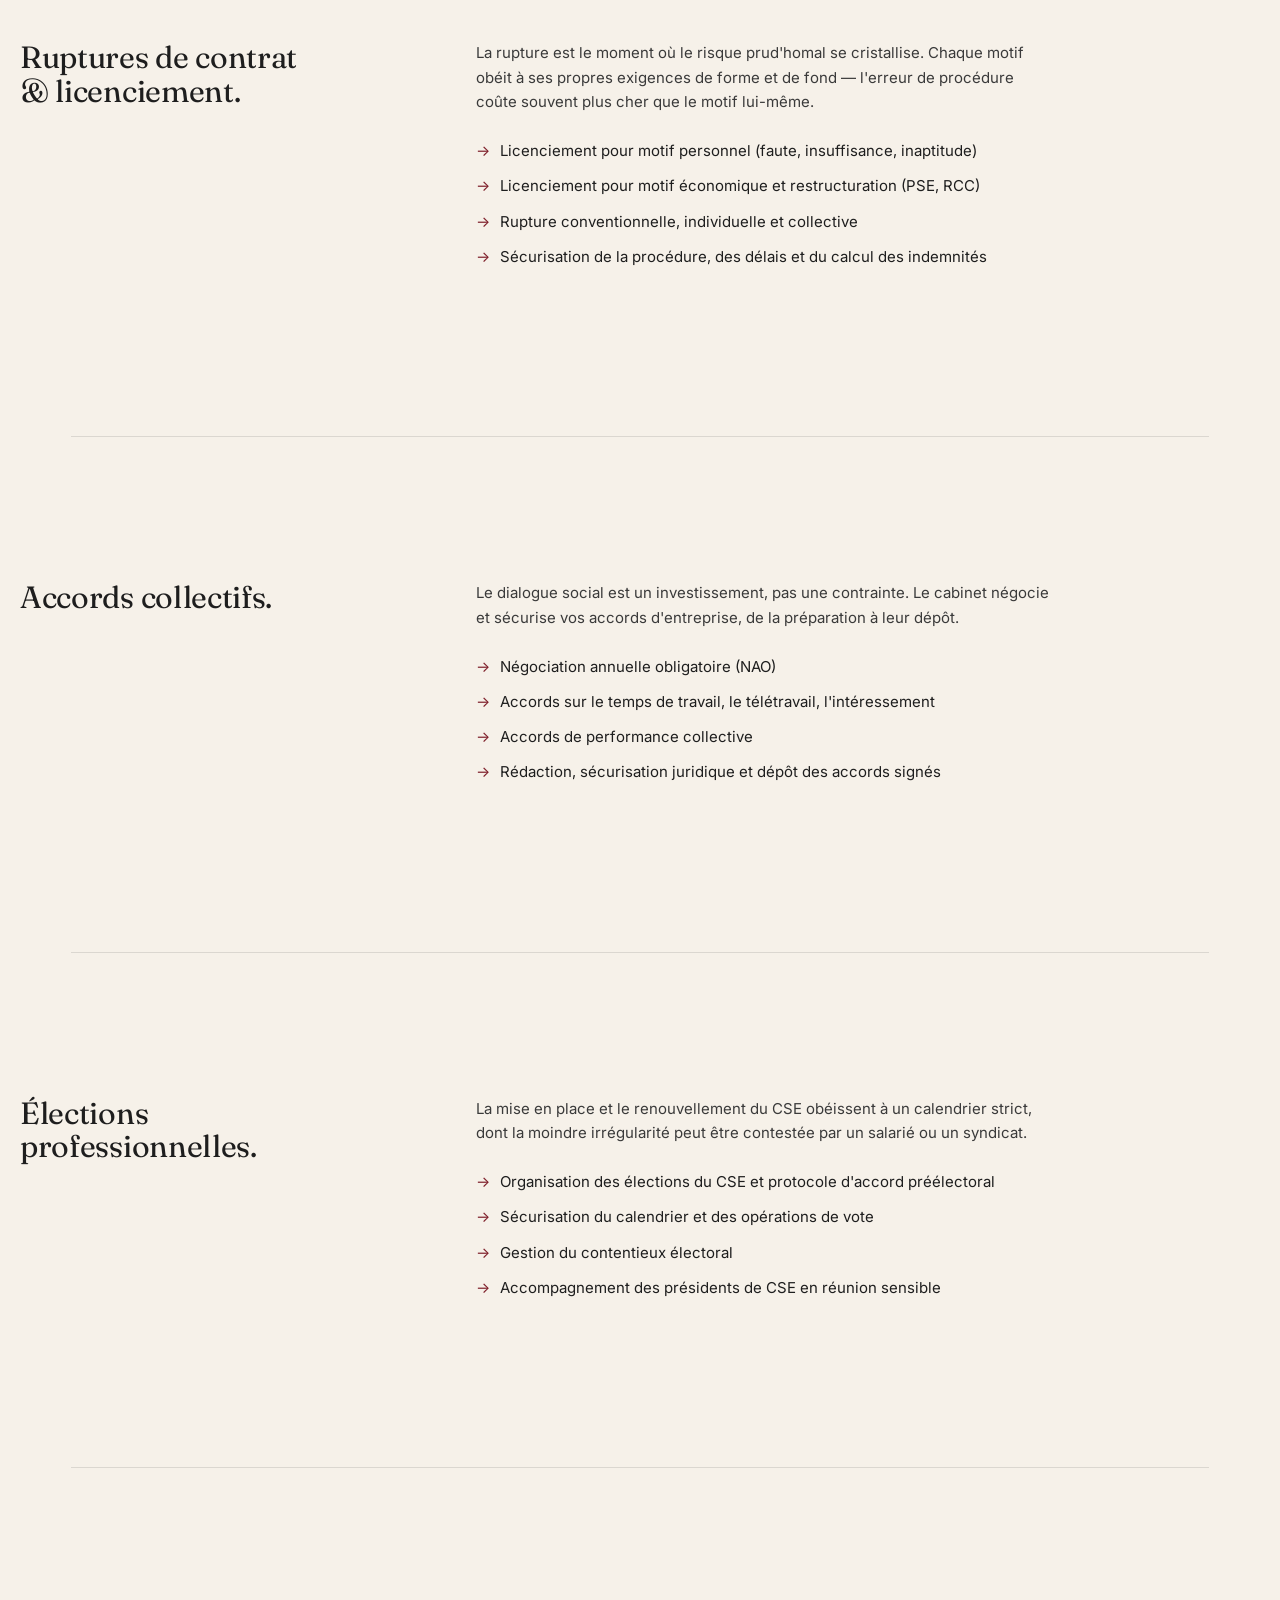
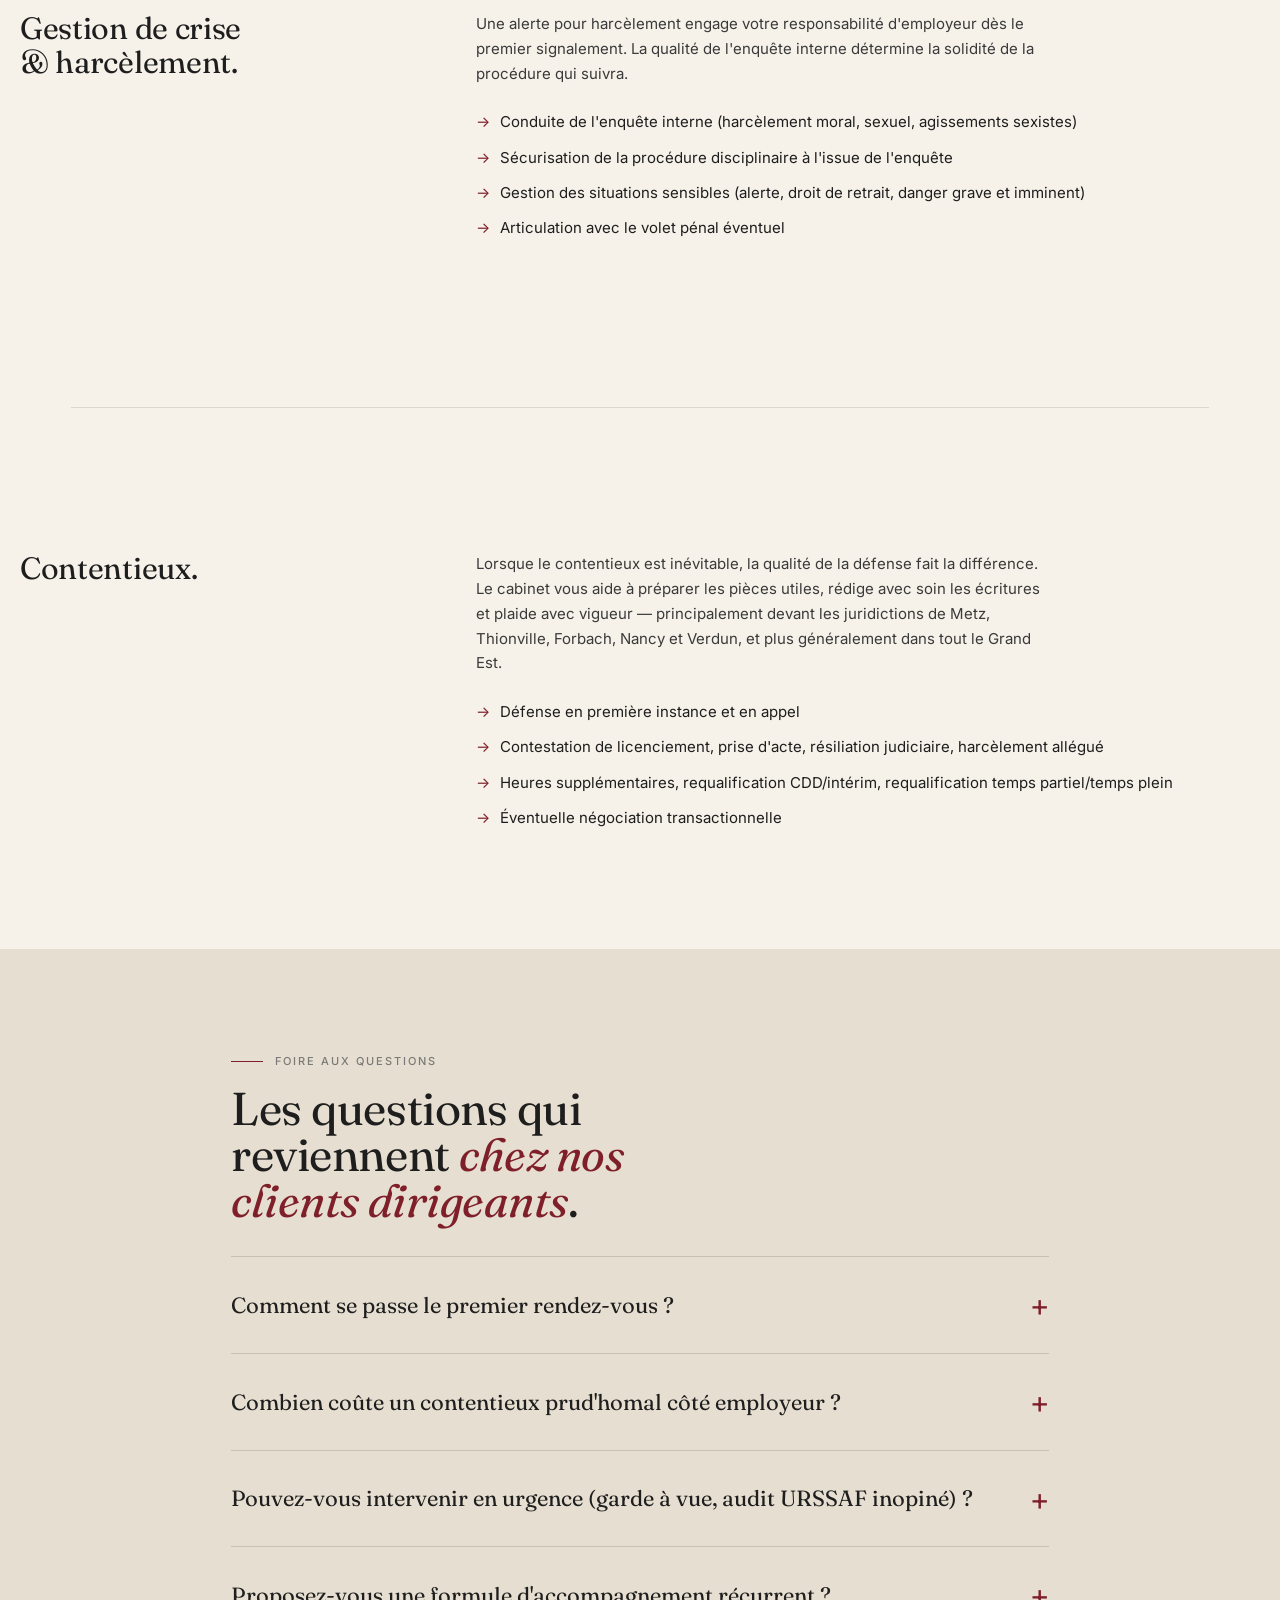
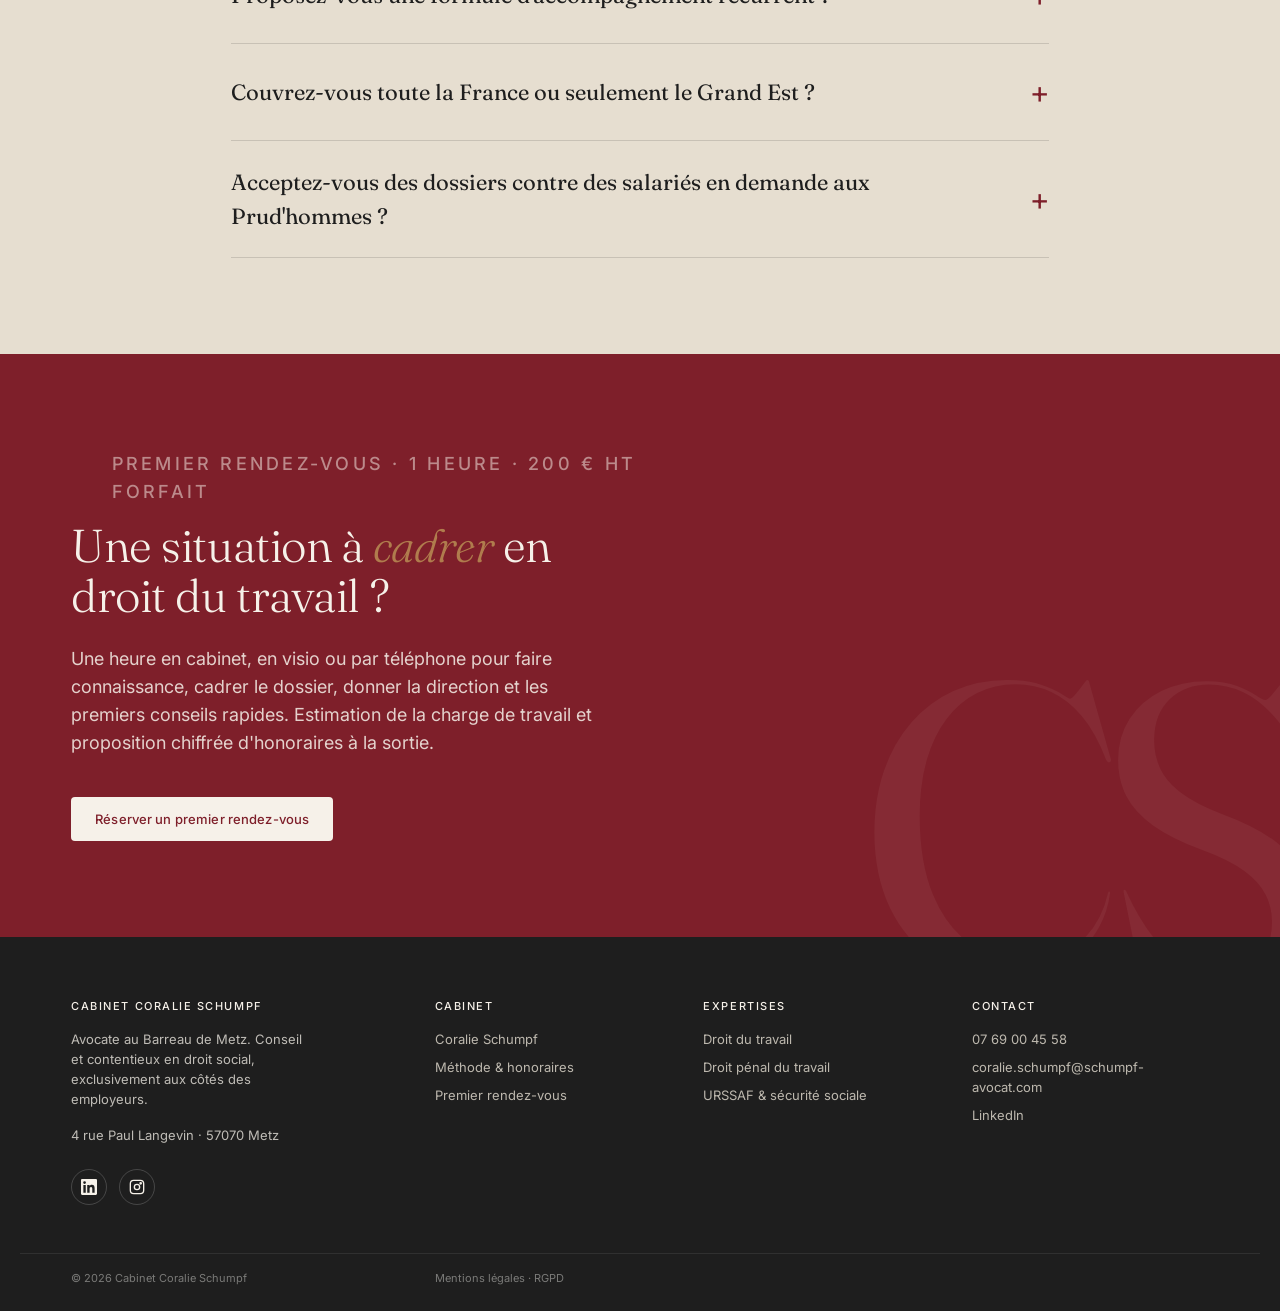
<file: poc/expertises/droit-du-travail.html>
<!doctype html>
<html lang="fr">
<head>
  <meta charset="utf-8" />
  <meta name="viewport" content="width=device-width,initial-scale=1" />
  <title>Droit du travail · Conseil & contentieux employeur — Cabinet Coralie Schumpf</title>
  <meta name="description" content="Droit du travail et droit social aux côtés des employeurs : conseil RH, ruptures, restructuration, négociation collective, défense aux Prud'hommes. Metz et Grand Est." />
  <link rel="icon" href="../assets/img/favicon.svg" type="image/svg+xml" />
  <link rel="apple-touch-icon" href="../assets/img/apple-touch-icon.png" />
  <link rel="preconnect" href="https://fonts.googleapis.com" />
  <link rel="preconnect" href="https://fonts.gstatic.com" crossorigin />
  <link href="https://fonts.googleapis.com/css2?family=Fraunces:ital,opsz,wght@0,9..144,300..600;1,9..144,300..600&family=Inter:wght@400;500;600&display=swap" rel="stylesheet" />
  <link rel="stylesheet" href="../assets/css/main.css" />
</head>
<body>

  <header class="site-header">
    <div class="site-header__inner">
      <a href="../home.html" class="brand">
        <span class="brand__mark">CS</span>
        <span class="brand__name">Coralie Schumpf<small>Avocate · Barreau de Metz</small></span>
      </a>
      <nav class="nav">
        <a href="../home.html">Cabinet</a>
        <a href="droit-du-travail.html" class="is-active">Expertises</a>
        <a href="../cabinet/coralie-schumpf.html">L'avocate</a>
        <a href="../home.html#decryptages">Décryptages</a>
        <a href="../diagnostic.html" class="btn btn--primary">Premier rendez-vous</a>
      </nav>
    </div>
  </header>

  <aside class="contact-rail" aria-label="Contact rapide">
    <a href="tel:+33769004558" title="07 69 00 45 58" aria-label="Téléphoner">
      <svg viewBox="0 0 24 24" fill="none" stroke="currentColor" stroke-width="2" stroke-linecap="round"><path d="M22 16.92v3a2 2 0 0 1-2.18 2 19.86 19.86 0 0 1-8.63-3.07 19.5 19.5 0 0 1-6-6 19.86 19.86 0 0 1-3.07-8.67A2 2 0 0 1 4.11 2h3a2 2 0 0 1 2 1.72 12.4 12.4 0 0 0 .7 2.81 2 2 0 0 1-.45 2.11L8.09 9.91a16 16 0 0 0 6 6l1.27-1.27a2 2 0 0 1 2.11-.45 12.4 12.4 0 0 0 2.81.7A2 2 0 0 1 22 16.92Z"/></svg>
    </a>
    <a href="mailto:coralie.schumpf@schumpf-avocat.com" title="Écrire" aria-label="Envoyer un e-mail">
      <svg viewBox="0 0 24 24" fill="none" stroke="currentColor" stroke-width="2" stroke-linecap="round"><rect x="3" y="5" width="18" height="14" rx="2"/><path d="m3 7 9 6 9-6"/></svg>
    </a>
    <a href="../diagnostic.html" title="Diagnostic" aria-label="Réserver un diagnostic">
      <svg viewBox="0 0 24 24" fill="none" stroke="currentColor" stroke-width="2" stroke-linecap="round"><rect x="3" y="4" width="18" height="18" rx="2"/><path d="M16 2v4M8 2v4M3 10h18"/></svg>
    </a>
  </aside>

  <section class="exp-hero container fade-up">
    <p class="exp-hero__breadcrumb"><a href="../home.html">Cabinet</a> · <a href="droit-du-travail.html">Expertises</a> · Droit du travail</p>
    <p class="eyebrow">Pôle 01</p>
    <h1 class="exp-hero__title">Droit du travail<br>&amp; droit social<br><em>employeur</em>.</h1>
    <p class="exp-hero__lede">
      Sécuriser vos décisions RH, du contrat à la rupture. Conseiller au quotidien, anticiper les risques, et défendre vos intérêts lorsque le litige est inévitable.
    </p>
  </section>

  <nav class="exp-toc" aria-label="Sommaire">
    <div class="container">
      <p class="exp-toc__title">Sommaire des expertises</p>
      <div class="exp-toc__list">
        <a href="#conseil">Conseil RH au quotidien</a>
        <a href="#ruptures">Ruptures de contrat & licenciement</a>
        <a href="#accords">Accords collectifs</a>
        <a href="#elections">Élections professionnelles</a>
        <a href="#harcelement">Gestion de crise · harcèlement</a>
        <a href="#contentieux">Contentieux</a>
      </div>
    </div>
  </nav>

  <section class="exp-section container" id="conseil">
    <div class="exp-section__layout fade-up">
      <h2 class="exp-section__title">Conseil RH au quotidien.</h2>
      <div class="exp-section__body">
        <p>Avant le contentieux, il y a la décision. Le cabinet vous accompagne sur l'ensemble des opérations qui structurent la vie sociale de votre entreprise — depuis la rédaction des actes jusqu'aux choix stratégiques de politique RH.</p>
        <ul>
          <li>Audit social & due diligence (rachat, cession, contrôle de conformité)</li>
          <li>Rédaction de contrats de travail et clauses spécifiques (non-concurrence, mobilité, forfait-jours)</li>
          <li>Règlement intérieur, chartes informatique / télétravail / déontologie</li>
          <li>Mise en conformité : durée du travail, égalité F/H, index, BDESE</li>
          <li>Conseil en cas de sanction disciplinaire ou de procédure d'inaptitude</li>
        </ul>
      </div>
    </div>
  </section>

  <div class="container"><div class="divider"></div></div>

  <section class="exp-section container" id="ruptures">
    <div class="exp-section__layout fade-up">
      <h2 class="exp-section__title">Ruptures de contrat<br>&amp; licenciement.</h2>
      <div class="exp-section__body">
        <p>La rupture est le moment où le risque prud'homal se cristallise. Chaque motif obéit à ses propres exigences de forme et de fond — l'erreur de procédure coûte souvent plus cher que le motif lui-même.</p>
        <ul>
          <li>Licenciement pour motif personnel (faute, insuffisance, inaptitude)</li>
          <li>Licenciement pour motif économique et restructuration (PSE, RCC)</li>
          <li>Rupture conventionnelle, individuelle et collective</li>
          <li>Sécurisation de la procédure, des délais et du calcul des indemnités</li>
        </ul>
      </div>
    </div>
  </section>

  <div class="container"><div class="divider"></div></div>

  <section class="exp-section container" id="accords">
    <div class="exp-section__layout fade-up">
      <h2 class="exp-section__title">Accords collectifs.</h2>
      <div class="exp-section__body">
        <p>Le dialogue social est un investissement, pas une contrainte. Le cabinet négocie et sécurise vos accords d'entreprise, de la préparation à leur dépôt.</p>
        <ul>
          <li>Négociation annuelle obligatoire (NAO)</li>
          <li>Accords sur le temps de travail, le télétravail, l'intéressement</li>
          <li>Accords de performance collective</li>
          <li>Rédaction, sécurisation juridique et dépôt des accords signés</li>
        </ul>
      </div>
    </div>
  </section>

  <div class="container"><div class="divider"></div></div>

  <section class="exp-section container" id="elections">
    <div class="exp-section__layout fade-up">
      <h2 class="exp-section__title">Élections<br>professionnelles.</h2>
      <div class="exp-section__body">
        <p>La mise en place et le renouvellement du CSE obéissent à un calendrier strict, dont la moindre irrégularité peut être contestée par un salarié ou un syndicat.</p>
        <ul>
          <li>Organisation des élections du CSE et protocole d'accord préélectoral</li>
          <li>Sécurisation du calendrier et des opérations de vote</li>
          <li>Gestion du contentieux électoral</li>
          <li>Accompagnement des présidents de CSE en réunion sensible</li>
        </ul>
      </div>
    </div>
  </section>

  <div class="container"><div class="divider"></div></div>

  <section class="exp-section container" id="harcelement">
    <div class="exp-section__layout fade-up">
      <h2 class="exp-section__title">Gestion de crise<br>&amp; harcèlement.</h2>
      <div class="exp-section__body">
        <p>Une alerte pour harcèlement engage votre responsabilité d'employeur dès le premier signalement. La qualité de l'enquête interne détermine la solidité de la procédure qui suivra.</p>
        <ul>
          <li>Conduite de l'enquête interne (harcèlement moral, sexuel, agissements sexistes)</li>
          <li>Sécurisation de la procédure disciplinaire à l'issue de l'enquête</li>
          <li>Gestion des situations sensibles (alerte, droit de retrait, danger grave et imminent)</li>
          <li>Articulation avec le volet pénal éventuel</li>
        </ul>
      </div>
    </div>
  </section>

  <div class="container"><div class="divider"></div></div>

  <section class="exp-section container" id="contentieux">
    <div class="exp-section__layout fade-up">
      <h2 class="exp-section__title">Contentieux.</h2>
      <div class="exp-section__body">
        <p>Lorsque le contentieux est inévitable, la qualité de la défense fait la différence. Le cabinet vous aide à préparer les pièces utiles, rédige avec soin les écritures et plaide avec vigueur — principalement devant les juridictions de Metz, Thionville, Forbach, Nancy et Verdun, et plus généralement dans tout le Grand Est.</p>
        <ul>
          <li>Défense en première instance et en appel</li>
          <li>Contestation de licenciement, prise d'acte, résiliation judiciaire, harcèlement allégué</li>
          <li>Heures supplémentaires, requalification CDD/intérim, requalification temps partiel/temps plein</li>
          <li>Éventuelle négociation transactionnelle</li>
        </ul>
      </div>
    </div>
  </section>

  <section class="faq">
    <div class="container-narrow fade-up">
      <p class="eyebrow">Foire aux questions</p>
      <h2 class="faq__title">Les questions qui reviennent <em>chez nos clients dirigeants</em>.</h2>

      <details>
        <summary>Comment se passe le premier rendez-vous ?</summary>
        <p>Le premier rendez-vous est un forfait de 200 € HT pour <strong>une heure</strong> — en cabinet, en visio ou par téléphone. On y fait connaissance, on cadre le dossier, on donne la direction et les premiers conseils rapides. <strong>Pas de consultation écrite</strong>. À l'issue, vous disposez d'une estimation de la charge de travail et d'une proposition chiffrée d'honoraires. Surtout, vous ne repartez plus seul : votre dossier est désormais pris en charge par un expert, et vous savez où vous allez. Aucune obligation de poursuivre.</p>
      </details>
      <details>
        <summary>Combien coûte un contentieux prud'homal côté employeur ?</summary>
        <p>Le budget se construit en deux composantes : les honoraires (forfait ou temps passé, défini en convention) et le coût indemnitaire potentiel (barème Macron). Dès le premier rendez-vous, nous chiffrons un scenario haut / scenario bas pour vous permettre d'arbitrer.</p>
      </details>
      <details>
        <summary>Pouvez-vous intervenir en urgence (garde à vue, audit URSSAF inopiné) ?</summary>
        <p>Oui. Une ligne directe est ouverte aux clients en convention. Pour les nouveaux dossiers, l'équipe rappelle sous 2 heures ouvrées.</p>
      </details>
      <details>
        <summary>Proposez-vous une formule d'accompagnement récurrent ?</summary>
        <p>Oui — la <strong>Mission Annuelle</strong>. Un volume horaire est défini en amont avec vous, facturé à <strong>200 € HT / heure</strong> (tarif horaire réduit vs. 230 € HT en mission ponctuelle). Le contrat se renouvelle tacitement chaque année. La Mission couvre l'ensemble du <strong>conseil juridique en droit du travail</strong> : questions courantes, relecture d'actes, accompagnement des décisions RH sensibles, veille réglementaire. <strong>Le contentieux est exclu</strong> et fait l'objet d'une convention d'honoraires dédiée (forfait entre 2 000 et 5 000 € HT + honoraires de résultat). Voir la grille complète des trois modalités sur <a href="../home.html#offres">la page d'accueil</a>.</p>
      </details>
      <details>
        <summary>Couvrez-vous toute la France ou seulement le Grand Est ?</summary>
        <p>Le cabinet est ancré à Metz et intervient principalement dans le Grand Est, notamment devant les juridictions de Metz, Thionville, Forbach, Nancy et Verdun. Pour les dossiers contentieux, le cabinet se déplace plus largement dans toute la région.</p>
      </details>
      <details>
        <summary>Acceptez-vous des dossiers contre des salariés en demande aux Prud'hommes ?</summary>
        <p>Oui — c'est l'objet exclusif du cabinet. Aucun dossier n'est ouvert pour un salarié à titre individuel, par cohérence de positionnement et pour éviter tout conflit d'intérêts.</p>
      </details>
    </div>
  </section>

  <section class="cta-final">
    <div class="container cta-final__inner fade-up">
      <p class="eyebrow" style="color: rgba(246,241,233,0.6);">Premier rendez-vous · 1 heure · 200 € HT forfait</p>
      <h2>Une situation à <em>cadrer</em> en droit du travail ?</h2>
      <p>Une heure en cabinet, en visio ou par téléphone pour faire connaissance, cadrer le dossier, donner la direction et les premiers conseils rapides. Estimation de la charge de travail et proposition chiffrée d'honoraires à la sortie.</p>
      <a href="../diagnostic.html" class="btn btn--primary">Réserver un premier rendez-vous</a>
    </div>
  </section>

  <footer class="site-footer">
    <div class="container">
      <div class="site-footer__brand">
        <h4>Cabinet Coralie Schumpf</h4>
        <p>Avocate au Barreau de Metz. Conseil et contentieux en droit social, exclusivement aux côtés des employeurs.</p>
        <p style="margin-top: 16px;">4 rue Paul Langevin · 57070 Metz</p>
        <div class="site-footer__social">
          <a href="https://fr.linkedin.com/in/coralie-schumpf-4311549a" aria-label="LinkedIn" target="_blank" rel="noopener">
            <svg viewBox="0 0 24 24" fill="currentColor"><path d="M20.45 20.45h-3.55v-5.57c0-1.33-.03-3.04-1.85-3.04-1.85 0-2.14 1.45-2.14 2.94v5.67H9.36V9h3.4v1.56h.05c.47-.9 1.63-1.85 3.36-1.85 3.6 0 4.27 2.37 4.27 5.45v6.29ZM5.34 7.43a2.06 2.06 0 1 1 0-4.13 2.06 2.06 0 0 1 0 4.13ZM7.12 20.45H3.55V9h3.57v11.45ZM22.22 0H1.77C.79 0 0 .77 0 1.72v20.56C0 23.23.79 24 1.77 24h20.45c.98 0 1.78-.77 1.78-1.72V1.72C24 .77 23.2 0 22.22 0Z"/></svg>
          </a>
          <a href="https://www.instagram.com/schumpfcoralieavocat/" aria-label="Instagram" target="_blank" rel="noopener">
            <svg viewBox="0 0 24 24" fill="none" stroke="currentColor" stroke-width="2"><rect x="2" y="2" width="20" height="20" rx="5"/><circle cx="12" cy="12" r="4"/><circle cx="17.5" cy="6.5" r="1" fill="currentColor"/></svg>
          </a>
        </div>
      </div>
      <div>
        <h4>Cabinet</h4>
        <ul>
          <li><a href="../cabinet/coralie-schumpf.html">Coralie Schumpf</a></li>
          <li><a href="#">Méthode & honoraires</a></li>
          <li><a href="../diagnostic.html">Premier rendez-vous</a></li>
        </ul>
      </div>
      <div>
        <h4>Expertises</h4>
        <ul>
          <li><a href="droit-du-travail.html">Droit du travail</a></li>
          <li><a href="droit-penal-du-travail.html">Droit pénal du travail</a></li>
          <li><a href="securite-sociale-urssaf.html">URSSAF & sécurité sociale</a></li>
        </ul>
      </div>
      <div>
        <h4>Contact</h4>
        <ul>
          <li><a href="tel:+33769004558">07 69 00 45 58</a></li>
          <li><a href="mailto:coralie.schumpf@schumpf-avocat.com">coralie.schumpf@schumpf-avocat.com</a></li>
          <li><a href="#">LinkedIn</a></li>
        </ul>
      </div>
    </div>
    <div class="container site-footer__legal">
      <span>© <span data-year></span> Cabinet Coralie Schumpf</span>
      <span><a href="#">Mentions légales</a> · <a href="#">RGPD</a></span>
    </div>
  </footer>

  <script src="../assets/js/main.js"></script>
</body>
</html>
</file>
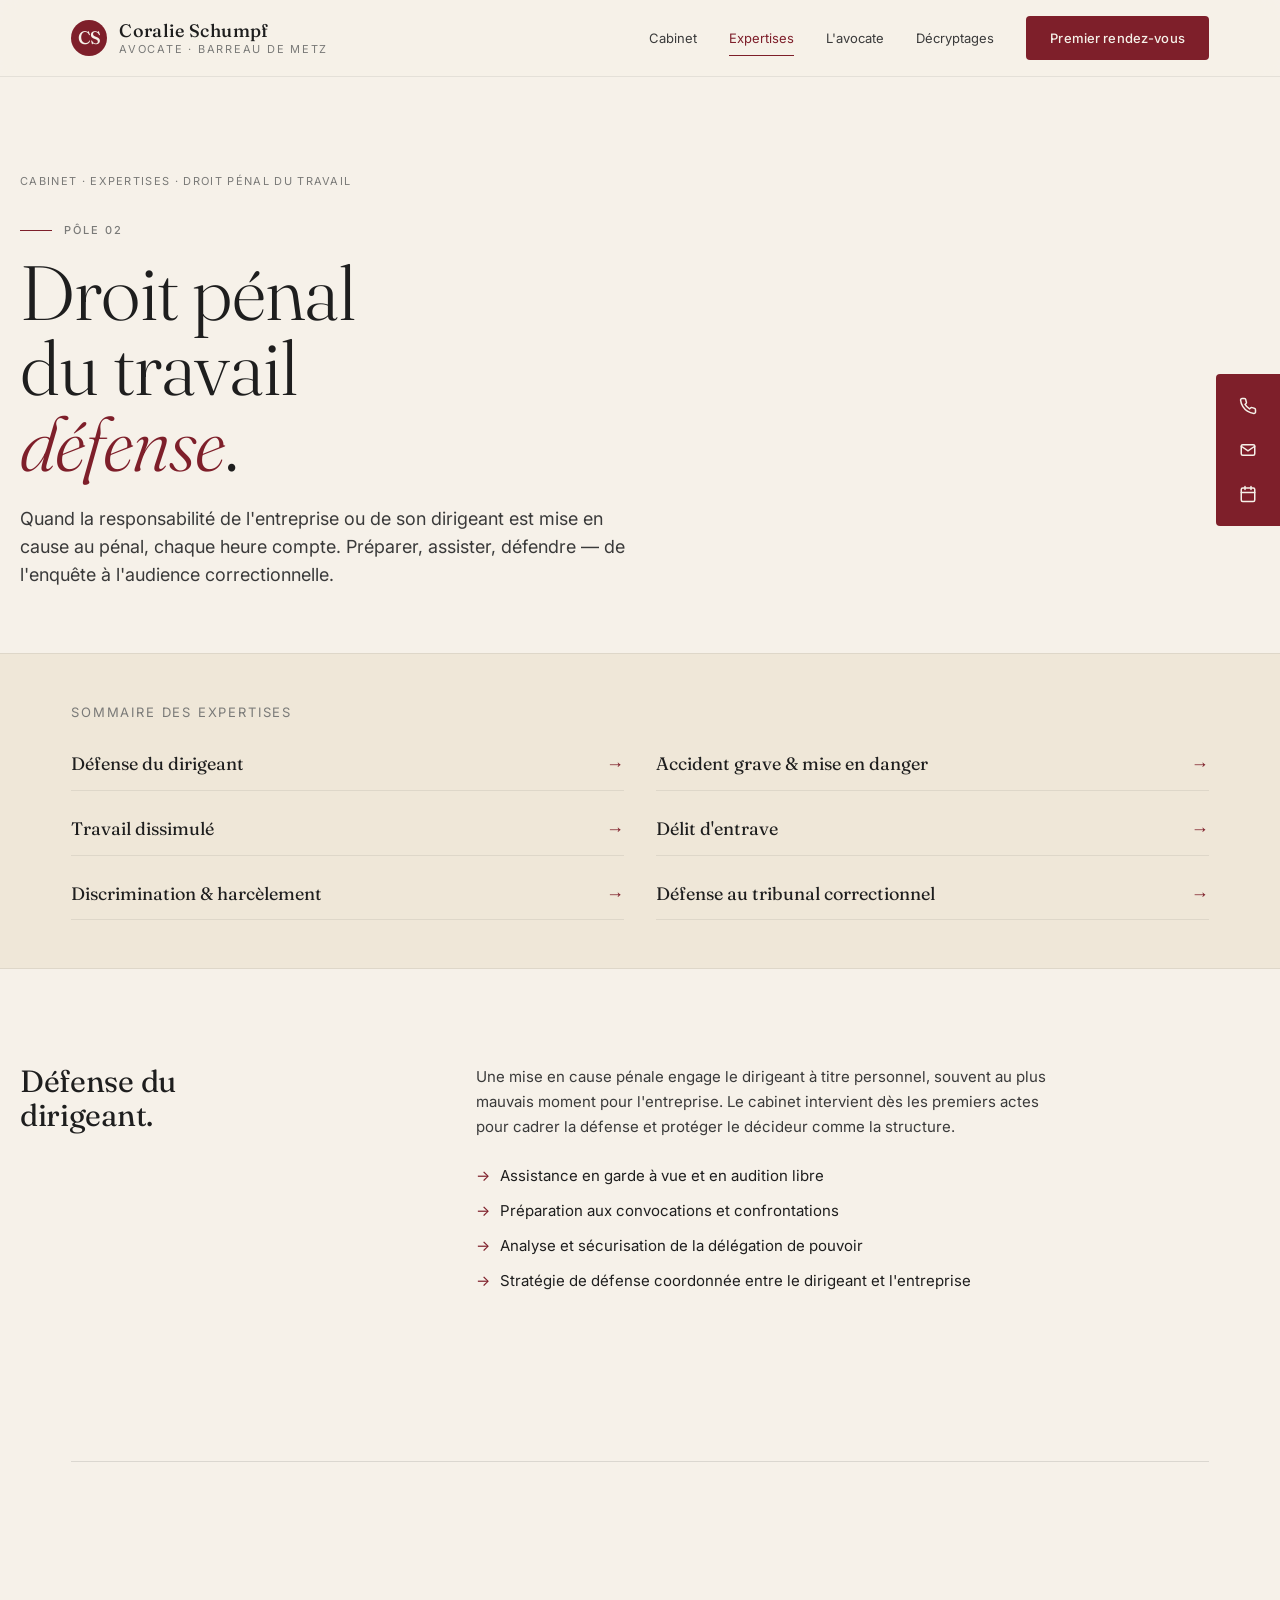
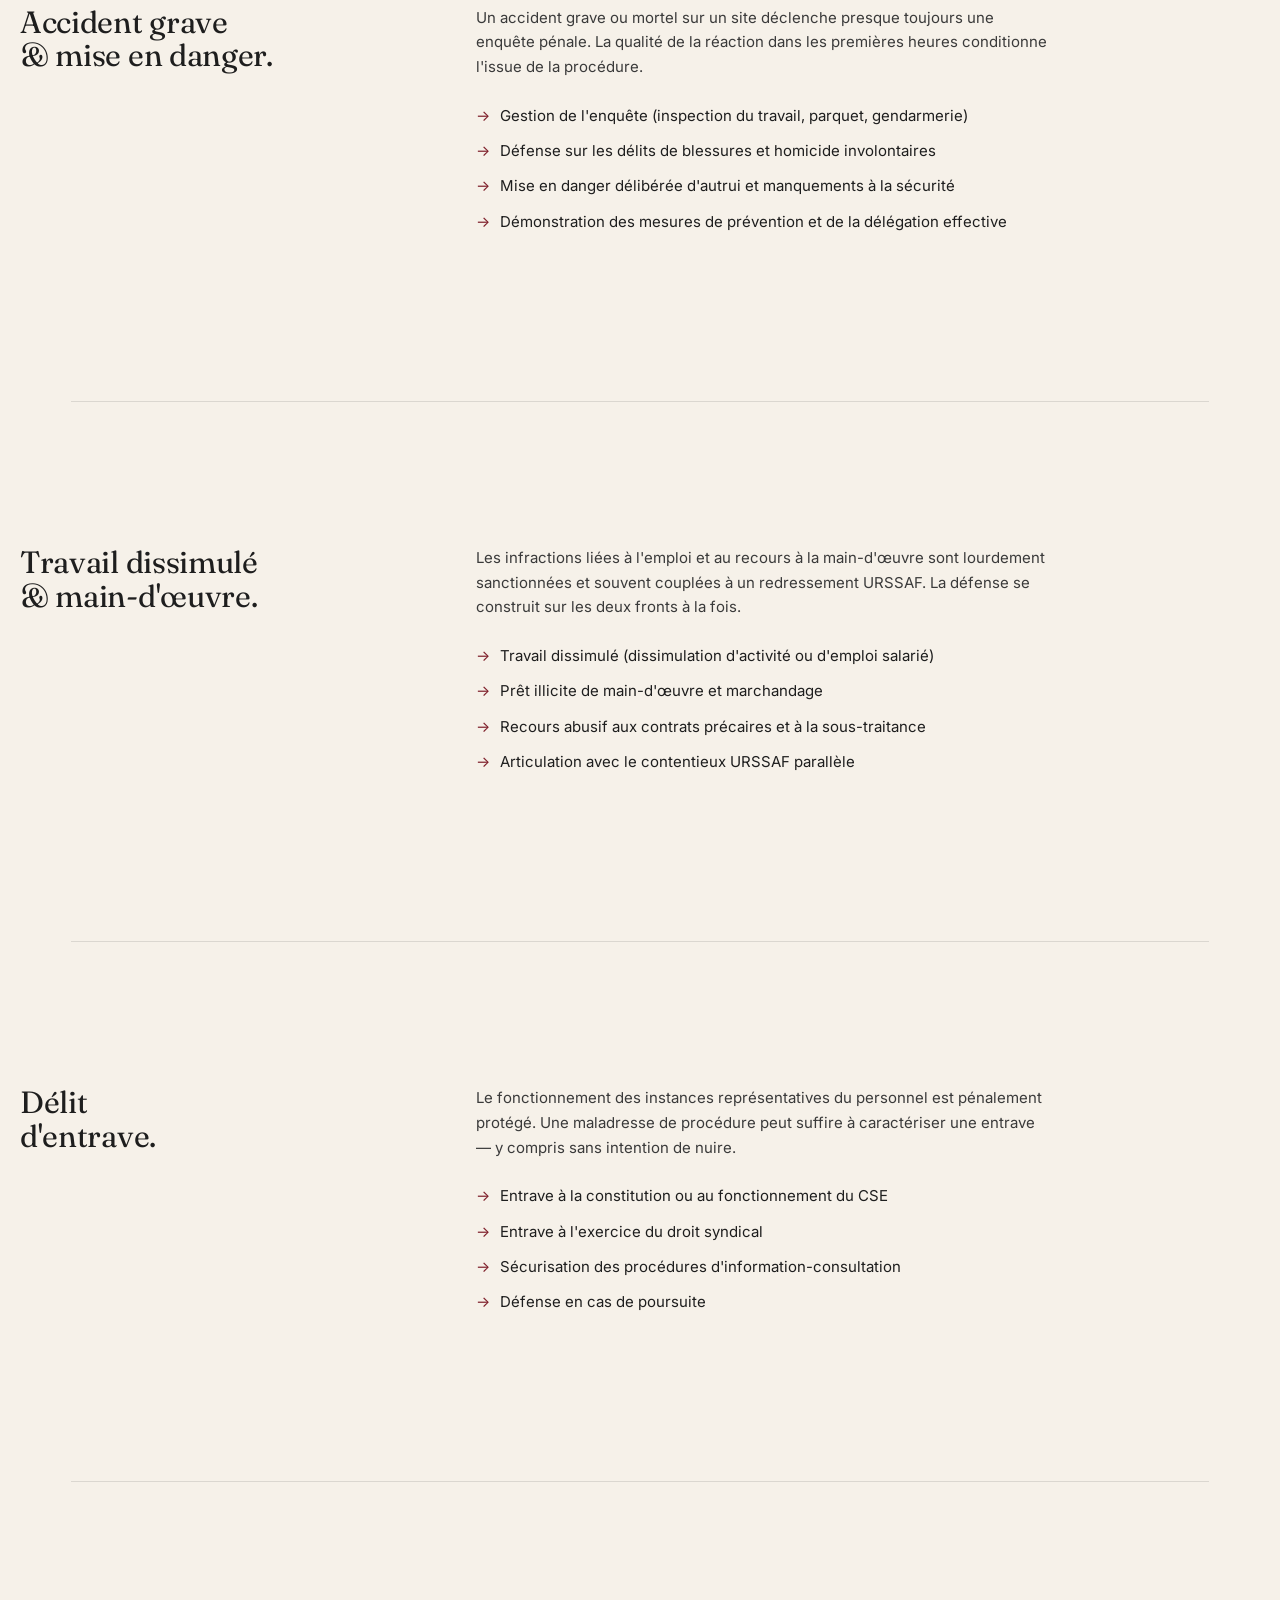
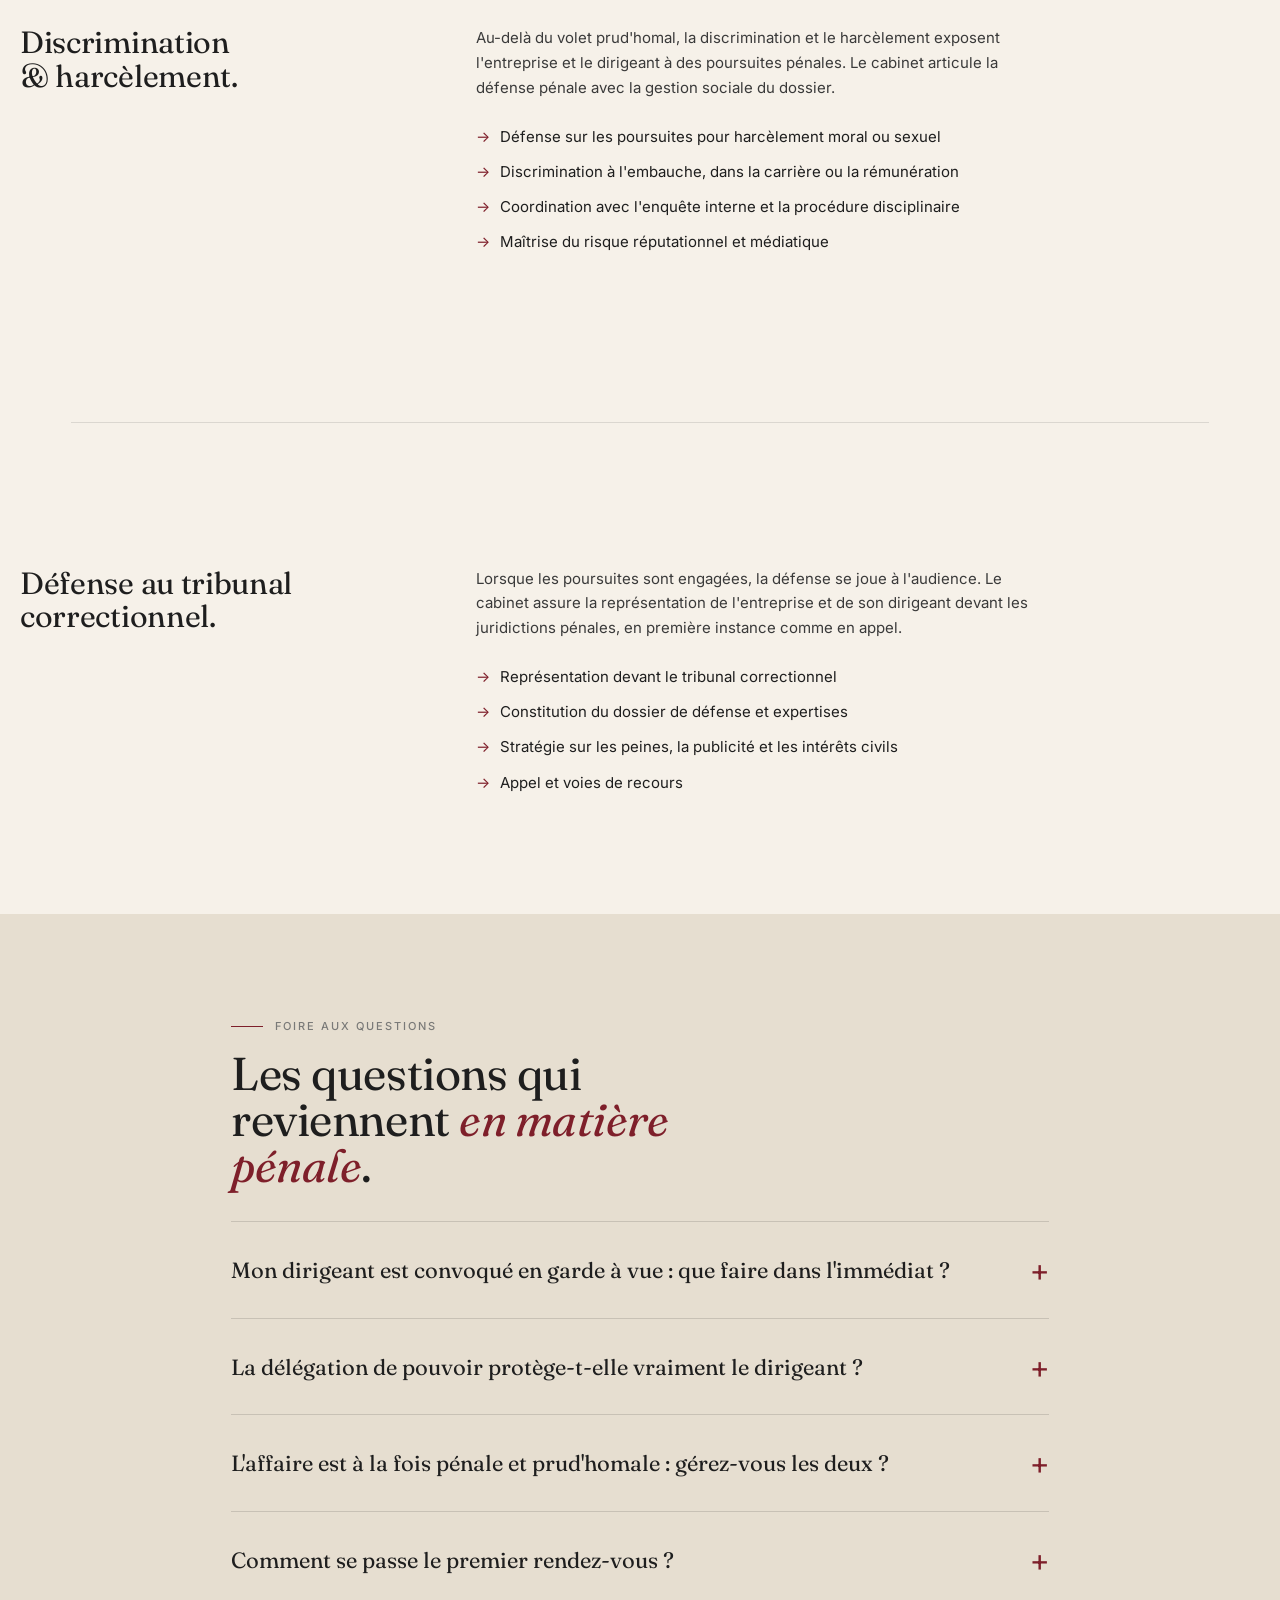
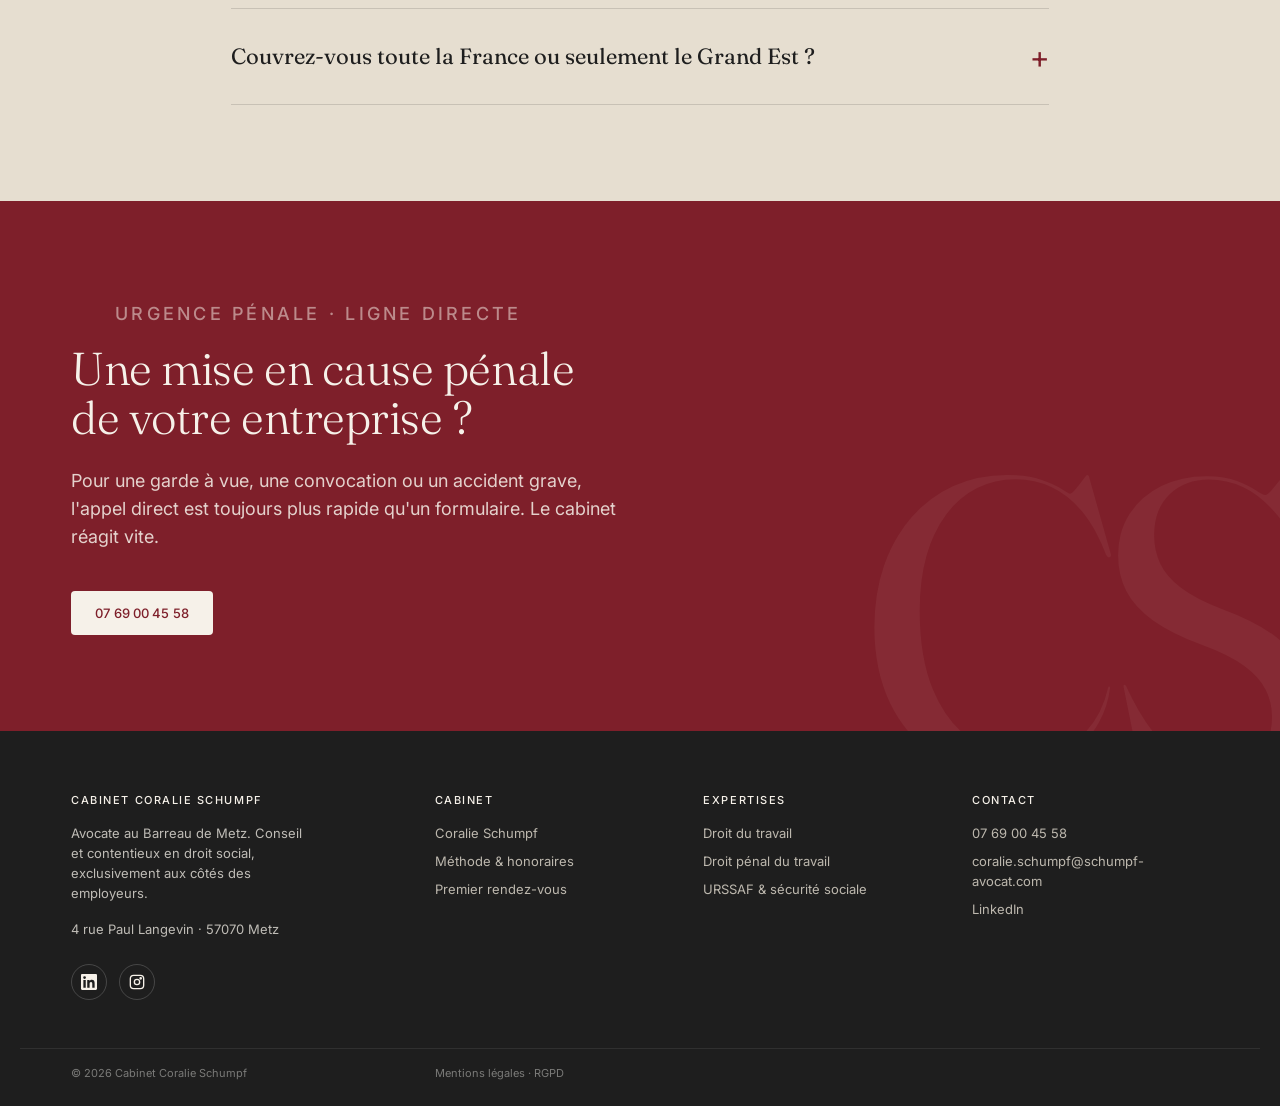
<file: poc/expertises/droit-penal-du-travail.html>
<!doctype html>
<html lang="fr">
<head>
  <meta charset="utf-8" />
  <meta name="viewport" content="width=device-width,initial-scale=1" />
  <title>Droit pénal du travail · Défense du dirigeant et de l'entreprise — Cabinet Coralie Schumpf</title>
  <meta name="description" content="Droit pénal du travail aux côtés des employeurs : défense du dirigeant, accident grave, travail dissimulé, délit d'entrave, harcèlement. Défense devant le tribunal correctionnel. Metz et Grand Est." />
  <link rel="icon" href="../assets/img/favicon.svg" type="image/svg+xml" />
  <link rel="apple-touch-icon" href="../assets/img/apple-touch-icon.png" />
  <link rel="preconnect" href="https://fonts.googleapis.com" />
  <link rel="preconnect" href="https://fonts.gstatic.com" crossorigin />
  <link href="https://fonts.googleapis.com/css2?family=Fraunces:ital,opsz,wght@0,9..144,300..600;1,9..144,300..600&family=Inter:wght@400;500;600&display=swap" rel="stylesheet" />
  <link rel="stylesheet" href="../assets/css/main.css" />
</head>
<body>

  <header class="site-header">
    <div class="site-header__inner">
      <a href="../home.html" class="brand">
        <span class="brand__mark">CS</span>
        <span class="brand__name">Coralie Schumpf<small>Avocate · Barreau de Metz</small></span>
      </a>
      <nav class="nav">
        <a href="../home.html">Cabinet</a>
        <a href="droit-du-travail.html" class="is-active">Expertises</a>
        <a href="../cabinet/coralie-schumpf.html">L'avocate</a>
        <a href="../home.html#decryptages">Décryptages</a>
        <a href="../diagnostic.html" class="btn btn--primary">Premier rendez-vous</a>
      </nav>
    </div>
  </header>

  <aside class="contact-rail" aria-label="Contact rapide">
    <a href="tel:+33769004558" title="07 69 00 45 58" aria-label="Téléphoner">
      <svg viewBox="0 0 24 24" fill="none" stroke="currentColor" stroke-width="2" stroke-linecap="round"><path d="M22 16.92v3a2 2 0 0 1-2.18 2 19.86 19.86 0 0 1-8.63-3.07 19.5 19.5 0 0 1-6-6 19.86 19.86 0 0 1-3.07-8.67A2 2 0 0 1 4.11 2h3a2 2 0 0 1 2 1.72 12.4 12.4 0 0 0 .7 2.81 2 2 0 0 1-.45 2.11L8.09 9.91a16 16 0 0 0 6 6l1.27-1.27a2 2 0 0 1 2.11-.45 12.4 12.4 0 0 0 2.81.7A2 2 0 0 1 22 16.92Z"/></svg>
    </a>
    <a href="mailto:coralie.schumpf@schumpf-avocat.com" title="Écrire" aria-label="Envoyer un e-mail">
      <svg viewBox="0 0 24 24" fill="none" stroke="currentColor" stroke-width="2" stroke-linecap="round"><rect x="3" y="5" width="18" height="14" rx="2"/><path d="m3 7 9 6 9-6"/></svg>
    </a>
    <a href="../diagnostic.html" title="Premier rendez-vous" aria-label="Réserver un premier rendez-vous">
      <svg viewBox="0 0 24 24" fill="none" stroke="currentColor" stroke-width="2" stroke-linecap="round"><rect x="3" y="4" width="18" height="18" rx="2"/><path d="M16 2v4M8 2v4M3 10h18"/></svg>
    </a>
  </aside>

  <section class="exp-hero container fade-up">
    <p class="exp-hero__breadcrumb"><a href="../home.html">Cabinet</a> · <a href="droit-du-travail.html">Expertises</a> · Droit pénal du travail</p>
    <p class="eyebrow">Pôle 02</p>
    <h1 class="exp-hero__title">Droit pénal<br>du travail<br><em>défense</em>.</h1>
    <p class="exp-hero__lede">
      Quand la responsabilité de l'entreprise ou de son dirigeant est mise en cause au pénal, chaque heure compte. Préparer, assister, défendre — de l'enquête à l'audience correctionnelle.
    </p>
  </section>

  <nav class="exp-toc" aria-label="Sommaire">
    <div class="container">
      <p class="exp-toc__title">Sommaire des expertises</p>
      <div class="exp-toc__list">
        <a href="#defense">Défense du dirigeant</a>
        <a href="#accident">Accident grave & mise en danger</a>
        <a href="#dissimule">Travail dissimulé</a>
        <a href="#entrave">Délit d'entrave</a>
        <a href="#discrimination">Discrimination & harcèlement</a>
        <a href="#contentieux">Défense au tribunal correctionnel</a>
      </div>
    </div>
  </nav>

  <section class="exp-section container" id="defense">
    <div class="exp-section__layout fade-up">
      <h2 class="exp-section__title">Défense du dirigeant.</h2>
      <div class="exp-section__body">
        <p>Une mise en cause pénale engage le dirigeant à titre personnel, souvent au plus mauvais moment pour l'entreprise. Le cabinet intervient dès les premiers actes pour cadrer la défense et protéger le décideur comme la structure.</p>
        <ul>
          <li>Assistance en garde à vue et en audition libre</li>
          <li>Préparation aux convocations et confrontations</li>
          <li>Analyse et sécurisation de la délégation de pouvoir</li>
          <li>Stratégie de défense coordonnée entre le dirigeant et l'entreprise</li>
        </ul>
      </div>
    </div>
  </section>

  <div class="container"><div class="divider"></div></div>

  <section class="exp-section container" id="accident">
    <div class="exp-section__layout fade-up">
      <h2 class="exp-section__title">Accident grave<br>&amp; mise en danger.</h2>
      <div class="exp-section__body">
        <p>Un accident grave ou mortel sur un site déclenche presque toujours une enquête pénale. La qualité de la réaction dans les premières heures conditionne l'issue de la procédure.</p>
        <ul>
          <li>Gestion de l'enquête (inspection du travail, parquet, gendarmerie)</li>
          <li>Défense sur les délits de blessures et homicide involontaires</li>
          <li>Mise en danger délibérée d'autrui et manquements à la sécurité</li>
          <li>Démonstration des mesures de prévention et de la délégation effective</li>
        </ul>
      </div>
    </div>
  </section>

  <div class="container"><div class="divider"></div></div>

  <section class="exp-section container" id="dissimule">
    <div class="exp-section__layout fade-up">
      <h2 class="exp-section__title">Travail dissimulé<br>&amp; main-d'œuvre.</h2>
      <div class="exp-section__body">
        <p>Les infractions liées à l'emploi et au recours à la main-d'œuvre sont lourdement sanctionnées et souvent couplées à un redressement URSSAF. La défense se construit sur les deux fronts à la fois.</p>
        <ul>
          <li>Travail dissimulé (dissimulation d'activité ou d'emploi salarié)</li>
          <li>Prêt illicite de main-d'œuvre et marchandage</li>
          <li>Recours abusif aux contrats précaires et à la sous-traitance</li>
          <li>Articulation avec le contentieux URSSAF parallèle</li>
        </ul>
      </div>
    </div>
  </section>

  <div class="container"><div class="divider"></div></div>

  <section class="exp-section container" id="entrave">
    <div class="exp-section__layout fade-up">
      <h2 class="exp-section__title">Délit<br>d'entrave.</h2>
      <div class="exp-section__body">
        <p>Le fonctionnement des instances représentatives du personnel est pénalement protégé. Une maladresse de procédure peut suffire à caractériser une entrave — y compris sans intention de nuire.</p>
        <ul>
          <li>Entrave à la constitution ou au fonctionnement du CSE</li>
          <li>Entrave à l'exercice du droit syndical</li>
          <li>Sécurisation des procédures d'information-consultation</li>
          <li>Défense en cas de poursuite</li>
        </ul>
      </div>
    </div>
  </section>

  <div class="container"><div class="divider"></div></div>

  <section class="exp-section container" id="discrimination">
    <div class="exp-section__layout fade-up">
      <h2 class="exp-section__title">Discrimination<br>&amp; harcèlement.</h2>
      <div class="exp-section__body">
        <p>Au-delà du volet prud'homal, la discrimination et le harcèlement exposent l'entreprise et le dirigeant à des poursuites pénales. Le cabinet articule la défense pénale avec la gestion sociale du dossier.</p>
        <ul>
          <li>Défense sur les poursuites pour harcèlement moral ou sexuel</li>
          <li>Discrimination à l'embauche, dans la carrière ou la rémunération</li>
          <li>Coordination avec l'enquête interne et la procédure disciplinaire</li>
          <li>Maîtrise du risque réputationnel et médiatique</li>
        </ul>
      </div>
    </div>
  </section>

  <div class="container"><div class="divider"></div></div>

  <section class="exp-section container" id="contentieux">
    <div class="exp-section__layout fade-up">
      <h2 class="exp-section__title">Défense au tribunal<br>correctionnel.</h2>
      <div class="exp-section__body">
        <p>Lorsque les poursuites sont engagées, la défense se joue à l'audience. Le cabinet assure la représentation de l'entreprise et de son dirigeant devant les juridictions pénales, en première instance comme en appel.</p>
        <ul>
          <li>Représentation devant le tribunal correctionnel</li>
          <li>Constitution du dossier de défense et expertises</li>
          <li>Stratégie sur les peines, la publicité et les intérêts civils</li>
          <li>Appel et voies de recours</li>
        </ul>
      </div>
    </div>
  </section>

  <section class="faq">
    <div class="container-narrow fade-up">
      <p class="eyebrow">Foire aux questions</p>
      <h2 class="faq__title">Les questions qui reviennent <em>en matière pénale</em>.</h2>

      <details>
        <summary>Mon dirigeant est convoqué en garde à vue : que faire dans l'immédiat ?</summary>
        <p>L'assistance d'un avocat est un droit dès la première heure de garde à vue. Ne laissez pas le dirigeant être auditionné seul. Appelez le cabinet : une ligne directe est ouverte aux clients en convention, et l'équipe rappelle sous 2 heures ouvrées pour les nouveaux dossiers.</p>
      </details>
      <details>
        <summary>La délégation de pouvoir protège-t-elle vraiment le dirigeant ?</summary>
        <p>Une délégation de pouvoir <strong>valable et effective</strong> peut transférer la responsabilité pénale vers le délégataire. Mais une délégation mal rédigée, non datée ou non assortie des moyens réels devient au contraire une présomption d'imprudence. Sa rédaction et sa preuve sont un sujet à part entière.</p>
      </details>
      <details>
        <summary>L'affaire est à la fois pénale et prud'homale : gérez-vous les deux ?</summary>
        <p>Oui. Le volet pénal et le volet social d'un même dossier (accident, harcèlement, travail dissimulé) doivent être pilotés de façon coordonnée pour éviter qu'une déclaration sur un front ne fragilise l'autre. C'est précisément l'intérêt d'un cabinet qui maîtrise les deux disciplines.</p>
      </details>
      <details>
        <summary>Comment se passe le premier rendez-vous ?</summary>
        <p>Le premier rendez-vous est un forfait de 200 € HT pour <strong>une heure</strong> — en cabinet, en visio ou par téléphone. On y fait connaissance, on cadre le dossier, on donne la direction et les premiers conseils rapides. <strong>Pas de consultation écrite</strong>. À l'issue, vous disposez d'une estimation de la charge de travail et d'une proposition chiffrée d'honoraires. Surtout, vous ne repartez plus seul : votre dossier est désormais pris en charge par un expert, et vous savez où vous allez. En cas d'urgence pénale, privilégiez l'appel direct.</p>
      </details>
      <details>
        <summary>Couvrez-vous toute la France ou seulement le Grand Est ?</summary>
        <p>Le cabinet est ancré à Metz et intervient principalement dans le Grand Est. Pour les dossiers pénaux, il assure la défense devant les tribunaux correctionnels partout en France.</p>
      </details>
    </div>
  </section>

  <section class="cta-final">
    <div class="container cta-final__inner fade-up">
      <p class="eyebrow" style="color: rgba(246,241,233,0.6);">Urgence pénale · ligne directe</p>
      <h2>Une mise en cause pénale<br>de votre entreprise ?</h2>
      <p>Pour une garde à vue, une convocation ou un accident grave, l'appel direct est toujours plus rapide qu'un formulaire. Le cabinet réagit vite.</p>
      <a href="tel:+33769004558" class="btn btn--primary">07 69 00 45 58</a>
    </div>
  </section>

  <footer class="site-footer">
    <div class="container">
      <div class="site-footer__brand">
        <h4>Cabinet Coralie Schumpf</h4>
        <p>Avocate au Barreau de Metz. Conseil et contentieux en droit social, exclusivement aux côtés des employeurs.</p>
        <p style="margin-top: 16px;">4 rue Paul Langevin · 57070 Metz</p>
        <div class="site-footer__social">
          <a href="https://fr.linkedin.com/in/coralie-schumpf-4311549a" aria-label="LinkedIn" target="_blank" rel="noopener">
            <svg viewBox="0 0 24 24" fill="currentColor"><path d="M20.45 20.45h-3.55v-5.57c0-1.33-.03-3.04-1.85-3.04-1.85 0-2.14 1.45-2.14 2.94v5.67H9.36V9h3.4v1.56h.05c.47-.9 1.63-1.85 3.36-1.85 3.6 0 4.27 2.37 4.27 5.45v6.29ZM5.34 7.43a2.06 2.06 0 1 1 0-4.13 2.06 2.06 0 0 1 0 4.13ZM7.12 20.45H3.55V9h3.57v11.45ZM22.22 0H1.77C.79 0 0 .77 0 1.72v20.56C0 23.23.79 24 1.77 24h20.45c.98 0 1.78-.77 1.78-1.72V1.72C24 .77 23.2 0 22.22 0Z"/></svg>
          </a>
          <a href="https://www.instagram.com/schumpfcoralieavocat/" aria-label="Instagram" target="_blank" rel="noopener">
            <svg viewBox="0 0 24 24" fill="none" stroke="currentColor" stroke-width="2"><rect x="2" y="2" width="20" height="20" rx="5"/><circle cx="12" cy="12" r="4"/><circle cx="17.5" cy="6.5" r="1" fill="currentColor"/></svg>
          </a>
        </div>
      </div>
      <div>
        <h4>Cabinet</h4>
        <ul>
          <li><a href="../cabinet/coralie-schumpf.html">Coralie Schumpf</a></li>
          <li><a href="#">Méthode & honoraires</a></li>
          <li><a href="../diagnostic.html">Premier rendez-vous</a></li>
        </ul>
      </div>
      <div>
        <h4>Expertises</h4>
        <ul>
          <li><a href="droit-du-travail.html">Droit du travail</a></li>
          <li><a href="droit-penal-du-travail.html">Droit pénal du travail</a></li>
          <li><a href="securite-sociale-urssaf.html">URSSAF & sécurité sociale</a></li>
        </ul>
      </div>
      <div>
        <h4>Contact</h4>
        <ul>
          <li><a href="tel:+33769004558">07 69 00 45 58</a></li>
          <li><a href="mailto:coralie.schumpf@schumpf-avocat.com">coralie.schumpf@schumpf-avocat.com</a></li>
          <li><a href="https://fr.linkedin.com/in/coralie-schumpf-4311549a" target="_blank" rel="noopener">LinkedIn</a></li>
        </ul>
      </div>
    </div>
    <div class="container site-footer__legal">
      <span>© <span data-year></span> Cabinet Coralie Schumpf</span>
      <span><a href="#">Mentions légales</a> · <a href="#">RGPD</a></span>
    </div>
  </footer>

  <script src="../assets/js/main.js"></script>
</body>
</html>
</file>
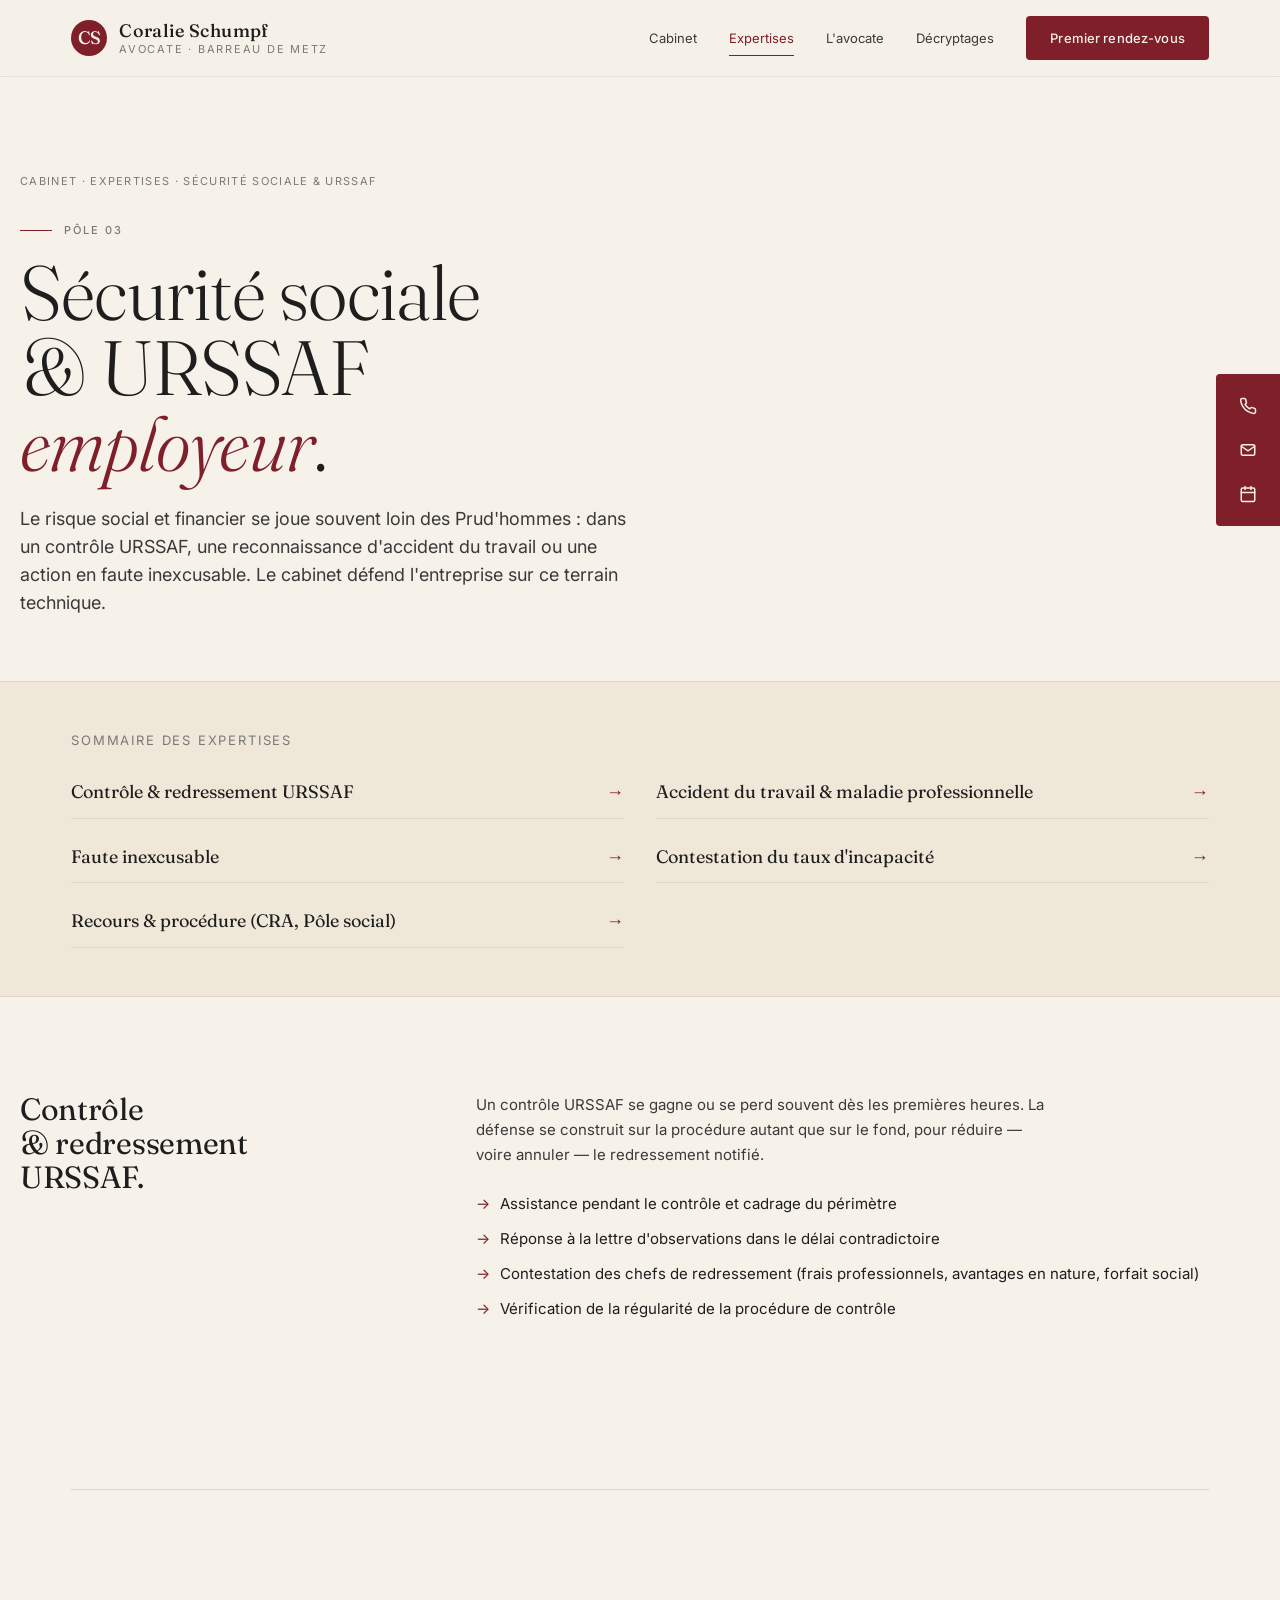
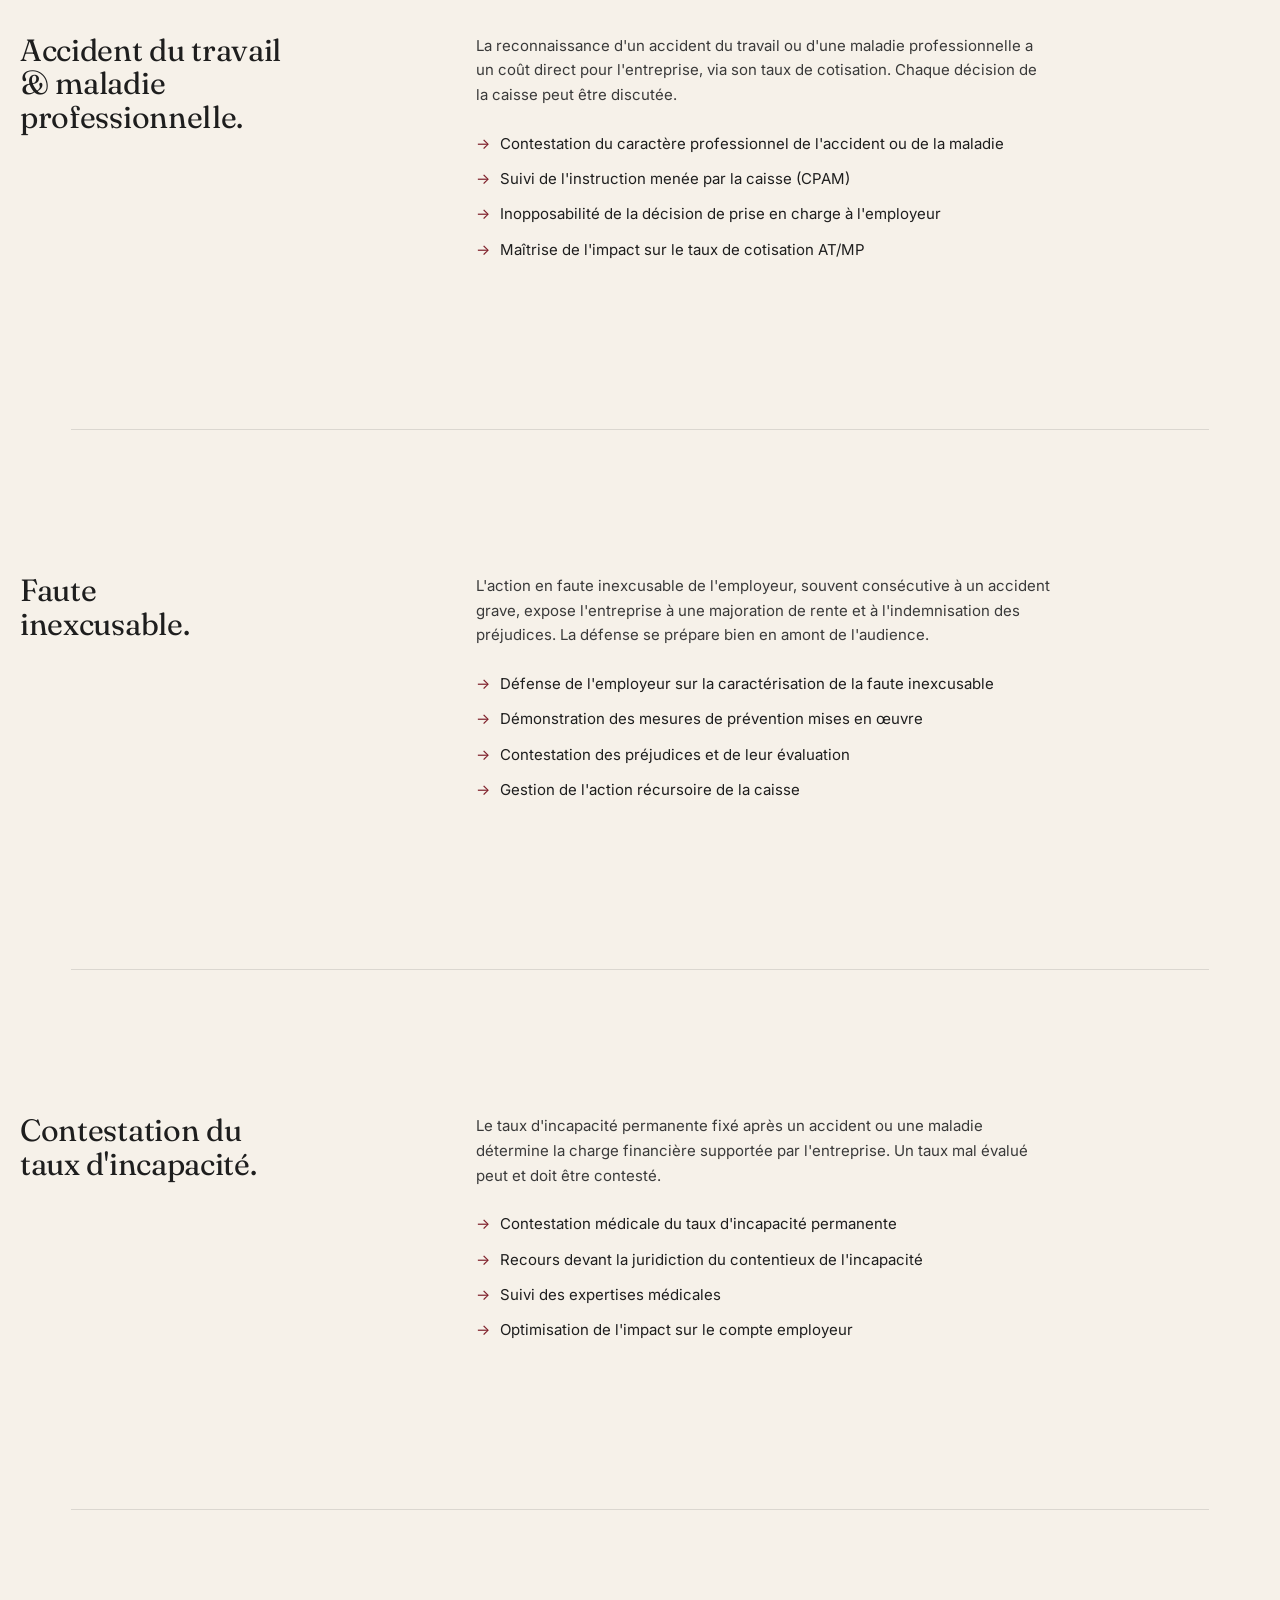
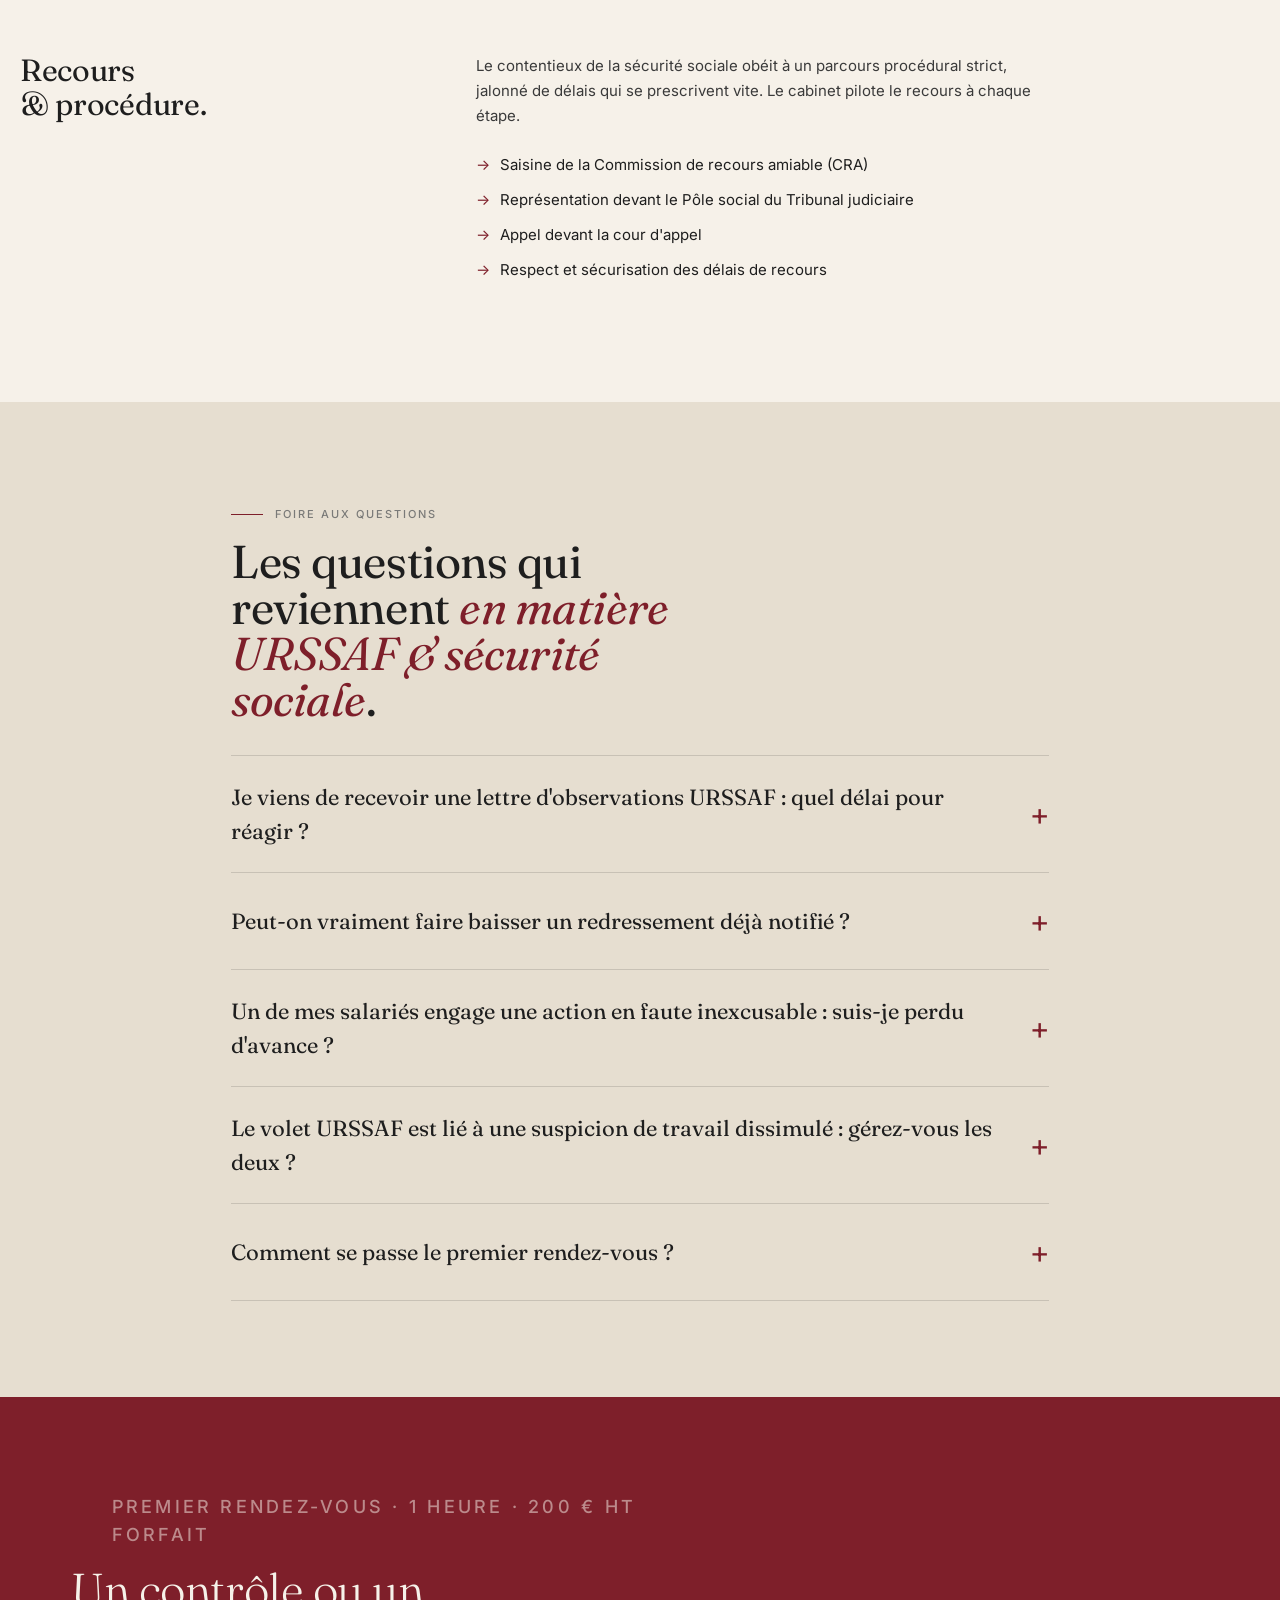
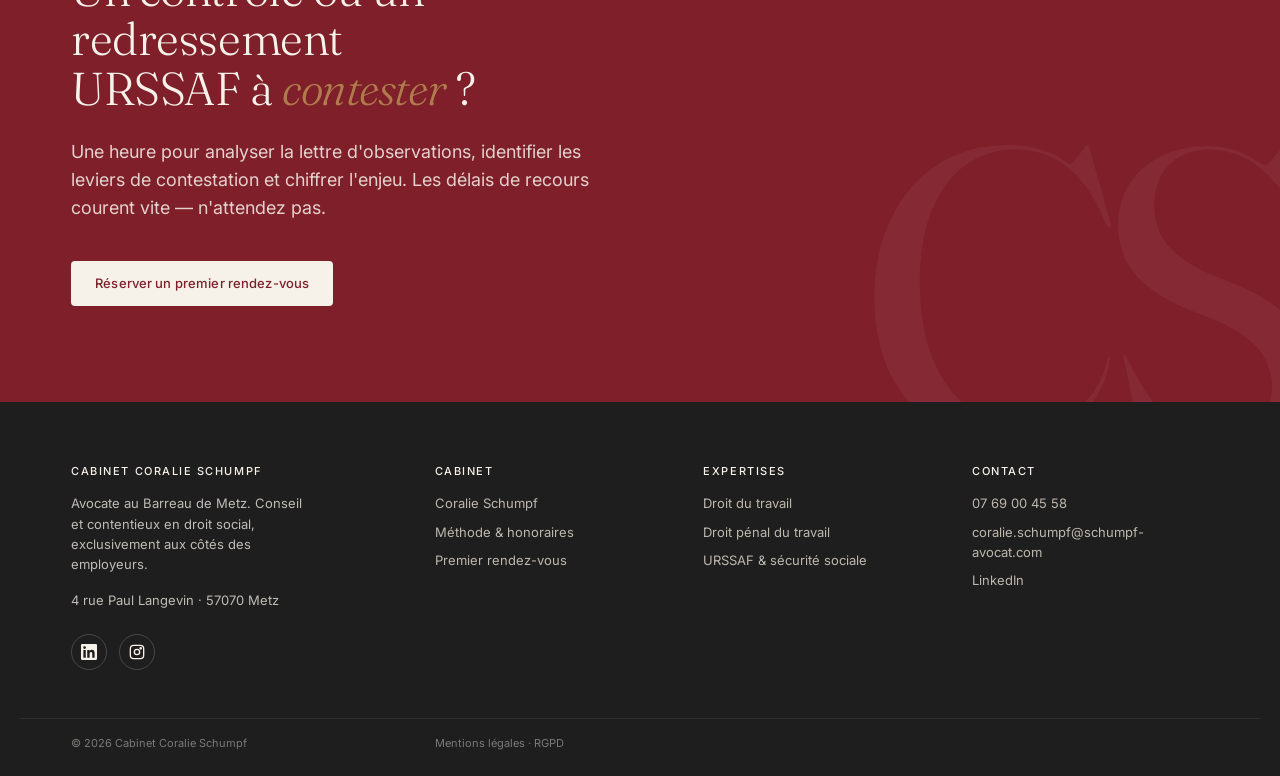
<file: poc/expertises/securite-sociale-urssaf.html>
<!doctype html>
<html lang="fr">
<head>
  <meta charset="utf-8" />
  <meta name="viewport" content="width=device-width,initial-scale=1" />
  <title>Sécurité sociale & URSSAF · Défense de l'employeur — Cabinet Coralie Schumpf</title>
  <meta name="description" content="Contentieux de la sécurité sociale et URSSAF aux côtés des employeurs : contrôle et redressement URSSAF, accident du travail, maladie professionnelle, faute inexcusable, taux d'incapacité. Metz et Grand Est." />
  <link rel="icon" href="../assets/img/favicon.svg" type="image/svg+xml" />
  <link rel="apple-touch-icon" href="../assets/img/apple-touch-icon.png" />
  <link rel="preconnect" href="https://fonts.googleapis.com" />
  <link rel="preconnect" href="https://fonts.gstatic.com" crossorigin />
  <link href="https://fonts.googleapis.com/css2?family=Fraunces:ital,opsz,wght@0,9..144,300..600;1,9..144,300..600&family=Inter:wght@400;500;600&display=swap" rel="stylesheet" />
  <link rel="stylesheet" href="../assets/css/main.css" />
</head>
<body>

  <header class="site-header">
    <div class="site-header__inner">
      <a href="../home.html" class="brand">
        <span class="brand__mark">CS</span>
        <span class="brand__name">Coralie Schumpf<small>Avocate · Barreau de Metz</small></span>
      </a>
      <nav class="nav">
        <a href="../home.html">Cabinet</a>
        <a href="droit-du-travail.html" class="is-active">Expertises</a>
        <a href="../cabinet/coralie-schumpf.html">L'avocate</a>
        <a href="../home.html#decryptages">Décryptages</a>
        <a href="../diagnostic.html" class="btn btn--primary">Premier rendez-vous</a>
      </nav>
    </div>
  </header>

  <aside class="contact-rail" aria-label="Contact rapide">
    <a href="tel:+33769004558" title="07 69 00 45 58" aria-label="Téléphoner">
      <svg viewBox="0 0 24 24" fill="none" stroke="currentColor" stroke-width="2" stroke-linecap="round"><path d="M22 16.92v3a2 2 0 0 1-2.18 2 19.86 19.86 0 0 1-8.63-3.07 19.5 19.5 0 0 1-6-6 19.86 19.86 0 0 1-3.07-8.67A2 2 0 0 1 4.11 2h3a2 2 0 0 1 2 1.72 12.4 12.4 0 0 0 .7 2.81 2 2 0 0 1-.45 2.11L8.09 9.91a16 16 0 0 0 6 6l1.27-1.27a2 2 0 0 1 2.11-.45 12.4 12.4 0 0 0 2.81.7A2 2 0 0 1 22 16.92Z"/></svg>
    </a>
    <a href="mailto:coralie.schumpf@schumpf-avocat.com" title="Écrire" aria-label="Envoyer un e-mail">
      <svg viewBox="0 0 24 24" fill="none" stroke="currentColor" stroke-width="2" stroke-linecap="round"><rect x="3" y="5" width="18" height="14" rx="2"/><path d="m3 7 9 6 9-6"/></svg>
    </a>
    <a href="../diagnostic.html" title="Premier rendez-vous" aria-label="Réserver un premier rendez-vous">
      <svg viewBox="0 0 24 24" fill="none" stroke="currentColor" stroke-width="2" stroke-linecap="round"><rect x="3" y="4" width="18" height="18" rx="2"/><path d="M16 2v4M8 2v4M3 10h18"/></svg>
    </a>
  </aside>

  <section class="exp-hero container fade-up">
    <p class="exp-hero__breadcrumb"><a href="../home.html">Cabinet</a> · <a href="droit-du-travail.html">Expertises</a> · Sécurité sociale & URSSAF</p>
    <p class="eyebrow">Pôle 03</p>
    <h1 class="exp-hero__title">Sécurité sociale<br>&amp; URSSAF<br><em>employeur</em>.</h1>
    <p class="exp-hero__lede">
      Le risque social et financier se joue souvent loin des Prud'hommes : dans un contrôle URSSAF, une reconnaissance d'accident du travail ou une action en faute inexcusable. Le cabinet défend l'entreprise sur ce terrain technique.
    </p>
  </section>

  <nav class="exp-toc" aria-label="Sommaire">
    <div class="container">
      <p class="exp-toc__title">Sommaire des expertises</p>
      <div class="exp-toc__list">
        <a href="#controle">Contrôle & redressement URSSAF</a>
        <a href="#atmp">Accident du travail & maladie professionnelle</a>
        <a href="#faute">Faute inexcusable</a>
        <a href="#incapacite">Contestation du taux d'incapacité</a>
        <a href="#recours">Recours & procédure (CRA, Pôle social)</a>
      </div>
    </div>
  </nav>

  <section class="exp-section container" id="controle">
    <div class="exp-section__layout fade-up">
      <h2 class="exp-section__title">Contrôle<br>&amp; redressement URSSAF.</h2>
      <div class="exp-section__body">
        <p>Un contrôle URSSAF se gagne ou se perd souvent dès les premières heures. La défense se construit sur la procédure autant que sur le fond, pour réduire — voire annuler — le redressement notifié.</p>
        <ul>
          <li>Assistance pendant le contrôle et cadrage du périmètre</li>
          <li>Réponse à la lettre d'observations dans le délai contradictoire</li>
          <li>Contestation des chefs de redressement (frais professionnels, avantages en nature, forfait social)</li>
          <li>Vérification de la régularité de la procédure de contrôle</li>
        </ul>
      </div>
    </div>
  </section>

  <div class="container"><div class="divider"></div></div>

  <section class="exp-section container" id="atmp">
    <div class="exp-section__layout fade-up">
      <h2 class="exp-section__title">Accident du travail<br>&amp; maladie professionnelle.</h2>
      <div class="exp-section__body">
        <p>La reconnaissance d'un accident du travail ou d'une maladie professionnelle a un coût direct pour l'entreprise, via son taux de cotisation. Chaque décision de la caisse peut être discutée.</p>
        <ul>
          <li>Contestation du caractère professionnel de l'accident ou de la maladie</li>
          <li>Suivi de l'instruction menée par la caisse (CPAM)</li>
          <li>Inopposabilité de la décision de prise en charge à l'employeur</li>
          <li>Maîtrise de l'impact sur le taux de cotisation AT/MP</li>
        </ul>
      </div>
    </div>
  </section>

  <div class="container"><div class="divider"></div></div>

  <section class="exp-section container" id="faute">
    <div class="exp-section__layout fade-up">
      <h2 class="exp-section__title">Faute<br>inexcusable.</h2>
      <div class="exp-section__body">
        <p>L'action en faute inexcusable de l'employeur, souvent consécutive à un accident grave, expose l'entreprise à une majoration de rente et à l'indemnisation des préjudices. La défense se prépare bien en amont de l'audience.</p>
        <ul>
          <li>Défense de l'employeur sur la caractérisation de la faute inexcusable</li>
          <li>Démonstration des mesures de prévention mises en œuvre</li>
          <li>Contestation des préjudices et de leur évaluation</li>
          <li>Gestion de l'action récursoire de la caisse</li>
        </ul>
      </div>
    </div>
  </section>

  <div class="container"><div class="divider"></div></div>

  <section class="exp-section container" id="incapacite">
    <div class="exp-section__layout fade-up">
      <h2 class="exp-section__title">Contestation du<br>taux d'incapacité.</h2>
      <div class="exp-section__body">
        <p>Le taux d'incapacité permanente fixé après un accident ou une maladie détermine la charge financière supportée par l'entreprise. Un taux mal évalué peut et doit être contesté.</p>
        <ul>
          <li>Contestation médicale du taux d'incapacité permanente</li>
          <li>Recours devant la juridiction du contentieux de l'incapacité</li>
          <li>Suivi des expertises médicales</li>
          <li>Optimisation de l'impact sur le compte employeur</li>
        </ul>
      </div>
    </div>
  </section>

  <div class="container"><div class="divider"></div></div>

  <section class="exp-section container" id="recours">
    <div class="exp-section__layout fade-up">
      <h2 class="exp-section__title">Recours<br>&amp; procédure.</h2>
      <div class="exp-section__body">
        <p>Le contentieux de la sécurité sociale obéit à un parcours procédural strict, jalonné de délais qui se prescrivent vite. Le cabinet pilote le recours à chaque étape.</p>
        <ul>
          <li>Saisine de la Commission de recours amiable (CRA)</li>
          <li>Représentation devant le Pôle social du Tribunal judiciaire</li>
          <li>Appel devant la cour d'appel</li>
          <li>Respect et sécurisation des délais de recours</li>
        </ul>
      </div>
    </div>
  </section>

  <section class="faq">
    <div class="container-narrow fade-up">
      <p class="eyebrow">Foire aux questions</p>
      <h2 class="faq__title">Les questions qui reviennent <em>en matière URSSAF & sécurité sociale</em>.</h2>

      <details>
        <summary>Je viens de recevoir une lettre d'observations URSSAF : quel délai pour réagir ?</summary>
        <p>Vous disposez d'un délai de <strong>30 jours</strong> pour répondre à la lettre d'observations, <strong>prolongeable une fois de 30 jours</strong> sur demande. Cette phase contradictoire est déterminante : un chef de redressement non contesté dans ce délai devient difficile à remettre en cause ensuite. Le réflexe est de faire analyser la lettre dès sa réception, pour répondre et apporter les pièces utiles avant l'expiration du délai.</p>
      </details>
      <details>
        <summary>Peut-on vraiment faire baisser un redressement déjà notifié ?</summary>
        <p>Oui, dans de nombreux cas. La contestation porte à la fois sur le fond (chaque chef de redressement) et sur la forme (régularité de la procédure de contrôle). Une irrégularité procédurale peut entraîner l'annulation de tout ou partie du redressement, indépendamment du fond.</p>
      </details>
      <details>
        <summary>Un de mes salariés engage une action en faute inexcusable : suis-je perdu d'avance ?</summary>
        <p>Non. La faute inexcusable suppose la démonstration d'une conscience du danger et d'une absence de mesures de protection. La défense consiste précisément à établir les mesures de prévention mises en œuvre et à discuter la caractérisation de la faute, puis l'évaluation des préjudices.</p>
      </details>
      <details>
        <summary>Le volet URSSAF est lié à une suspicion de travail dissimulé : gérez-vous les deux ?</summary>
        <p>Oui. Un redressement pour travail dissimulé a très souvent un pendant pénal. Les deux fronts doivent être pilotés de façon coordonnée pour éviter qu'une position prise sur l'un ne fragilise l'autre. C'est l'intérêt d'un cabinet qui maîtrise le social, l'URSSAF et le pénal du travail.</p>
      </details>
      <details>
        <summary>Comment se passe le premier rendez-vous ?</summary>
        <p>Le premier rendez-vous est un forfait de 200 € HT pour <strong>une heure</strong> — en cabinet, en visio ou par téléphone. On y fait connaissance, on cadre le dossier, on donne la direction et les premiers conseils rapides. <strong>Pas de consultation écrite</strong>. À l'issue, vous disposez d'une estimation de la charge de travail et d'une proposition chiffrée d'honoraires. Surtout, vous ne repartez plus seul : votre dossier est désormais pris en charge par un expert, et vous savez où vous allez.</p>
      </details>
    </div>
  </section>

  <section class="cta-final">
    <div class="container cta-final__inner fade-up">
      <p class="eyebrow" style="color: rgba(246,241,233,0.6);">Premier rendez-vous · 1 heure · 200 € HT forfait</p>
      <h2>Un contrôle ou un redressement<br>URSSAF à <em>contester</em> ?</h2>
      <p>Une heure pour analyser la lettre d'observations, identifier les leviers de contestation et chiffrer l'enjeu. Les délais de recours courent vite — n'attendez pas.</p>
      <a href="../diagnostic.html" class="btn btn--primary">Réserver un premier rendez-vous</a>
    </div>
  </section>

  <footer class="site-footer">
    <div class="container">
      <div class="site-footer__brand">
        <h4>Cabinet Coralie Schumpf</h4>
        <p>Avocate au Barreau de Metz. Conseil et contentieux en droit social, exclusivement aux côtés des employeurs.</p>
        <p style="margin-top: 16px;">4 rue Paul Langevin · 57070 Metz</p>
        <div class="site-footer__social">
          <a href="https://fr.linkedin.com/in/coralie-schumpf-4311549a" aria-label="LinkedIn" target="_blank" rel="noopener">
            <svg viewBox="0 0 24 24" fill="currentColor"><path d="M20.45 20.45h-3.55v-5.57c0-1.33-.03-3.04-1.85-3.04-1.85 0-2.14 1.45-2.14 2.94v5.67H9.36V9h3.4v1.56h.05c.47-.9 1.63-1.85 3.36-1.85 3.6 0 4.27 2.37 4.27 5.45v6.29ZM5.34 7.43a2.06 2.06 0 1 1 0-4.13 2.06 2.06 0 0 1 0 4.13ZM7.12 20.45H3.55V9h3.57v11.45ZM22.22 0H1.77C.79 0 0 .77 0 1.72v20.56C0 23.23.79 24 1.77 24h20.45c.98 0 1.78-.77 1.78-1.72V1.72C24 .77 23.2 0 22.22 0Z"/></svg>
          </a>
          <a href="https://www.instagram.com/schumpfcoralieavocat/" aria-label="Instagram" target="_blank" rel="noopener">
            <svg viewBox="0 0 24 24" fill="none" stroke="currentColor" stroke-width="2"><rect x="2" y="2" width="20" height="20" rx="5"/><circle cx="12" cy="12" r="4"/><circle cx="17.5" cy="6.5" r="1" fill="currentColor"/></svg>
          </a>
        </div>
      </div>
      <div>
        <h4>Cabinet</h4>
        <ul>
          <li><a href="../cabinet/coralie-schumpf.html">Coralie Schumpf</a></li>
          <li><a href="#">Méthode & honoraires</a></li>
          <li><a href="../diagnostic.html">Premier rendez-vous</a></li>
        </ul>
      </div>
      <div>
        <h4>Expertises</h4>
        <ul>
          <li><a href="droit-du-travail.html">Droit du travail</a></li>
          <li><a href="droit-penal-du-travail.html">Droit pénal du travail</a></li>
          <li><a href="securite-sociale-urssaf.html">URSSAF & sécurité sociale</a></li>
        </ul>
      </div>
      <div>
        <h4>Contact</h4>
        <ul>
          <li><a href="tel:+33769004558">07 69 00 45 58</a></li>
          <li><a href="mailto:coralie.schumpf@schumpf-avocat.com">coralie.schumpf@schumpf-avocat.com</a></li>
          <li><a href="https://fr.linkedin.com/in/coralie-schumpf-4311549a" target="_blank" rel="noopener">LinkedIn</a></li>
        </ul>
      </div>
    </div>
    <div class="container site-footer__legal">
      <span>© <span data-year></span> Cabinet Coralie Schumpf</span>
      <span><a href="#">Mentions légales</a> · <a href="#">RGPD</a></span>
    </div>
  </footer>

  <script src="../assets/js/main.js"></script>
</body>
</html>
</file>
<file: poc/assets/css/main.css>
/* ============================================================
   Cabinet Coralie Schumpf — POC v0.1
   Design system : bordeaux + ivoire, sérif éditorial + sans-sérif humaniste
   ============================================================ */

/* ---- Design tokens ---- */
:root {
  /* Couleurs marque (à caler sur SVG HD du logo) */
  --bordeaux: #7E1F2A;
  --bordeaux-deep: #4A1219;
  --bordeaux-soft: #9B3743;
  --ink: #1E1E1E;
  --ink-soft: #3A3A3A;
  --ivory: #F6F1E9;
  --ivory-deep: #EFE7D8;
  --stone: #E6DED0;
  --slate: #7A7A78;
  --slate-light: #BDB8AE;
  --copper: #B07C4D;
  --white: #FFFFFF;

  /* Typo */
  --font-serif: 'Fraunces', 'Source Serif 4', Georgia, serif;
  --font-sans: 'Inter', 'Söhne', system-ui, -apple-system, sans-serif;

  /* Échelle fluide */
  --fs-xs: clamp(11px, 0.7vw, 12px);
  --fs-sm: clamp(13px, 0.85vw, 14px);
  --fs-base: clamp(15px, 1vw, 17px);
  --fs-lg: clamp(18px, 1.2vw, 20px);
  --fs-xl: clamp(22px, 1.6vw, 26px);
  --fs-2xl: clamp(28px, 2.4vw, 38px);
  --fs-3xl: clamp(36px, 3.6vw, 56px);
  --fs-4xl: clamp(48px, 6vw, 96px);

  /* Espacement */
  --sp-1: 4px;
  --sp-2: 8px;
  --sp-3: 12px;
  --sp-4: 16px;
  --sp-5: 24px;
  --sp-6: 32px;
  --sp-7: 48px;
  --sp-8: 64px;
  --sp-9: 96px;
  --sp-10: 128px;

  /* Layout */
  --max-w: 1240px;
  --gutter: clamp(20px, 4vw, 56px);
  --radius: 4px;
  --radius-lg: 12px;

  /* Transitions */
  --t-fast: 180ms cubic-bezier(0.4, 0, 0.2, 1);
  --t-med: 360ms cubic-bezier(0.4, 0, 0.2, 1);
  --t-slow: 600ms cubic-bezier(0.22, 0.61, 0.36, 1);
}

/* ---- Reset minimal ---- */
*,
*::before,
*::after { box-sizing: border-box; }
html { scroll-behavior: smooth; }
body {
  margin: 0;
  background: var(--ivory);
  color: var(--ink);
  font-family: var(--font-sans);
  font-size: var(--fs-base);
  line-height: 1.55;
  -webkit-font-smoothing: antialiased;
  text-rendering: optimizeLegibility;
}
img, svg { display: block; max-width: 100%; }
a { color: inherit; text-decoration: none; }
button { border: 0; background: none; font: inherit; color: inherit; cursor: pointer; }
h1, h2, h3, h4 { margin: 0; font-family: var(--font-serif); font-weight: 400; letter-spacing: -0.01em; line-height: 1.08; }
p { margin: 0 0 var(--sp-4); }
ul { margin: 0; padding: 0; list-style: none; }

/* ---- Conteneurs ---- */
.container { max-width: var(--max-w); margin: 0 auto; padding: 0 var(--gutter); }
.container-narrow { max-width: 920px; margin: 0 auto; padding: 0 var(--gutter); }

/* ---- Utility ---- */
.eyebrow {
  font-family: var(--font-sans);
  font-size: var(--fs-xs);
  text-transform: uppercase;
  letter-spacing: 0.18em;
  color: var(--slate);
  font-weight: 500;
  display: inline-flex;
  align-items: center;
  gap: var(--sp-3);
}
.eyebrow::before {
  content: "";
  display: inline-block;
  width: 32px;
  height: 1px;
  background: var(--bordeaux);
}
.divider {
  height: 1px;
  background: var(--ink);
  opacity: 0.12;
  margin: var(--sp-7) 0;
}

/* ---- Header ---- */
.site-header {
  position: sticky;
  top: 0;
  z-index: 50;
  background: rgba(246, 241, 233, 0.92);
  backdrop-filter: saturate(140%) blur(10px);
  -webkit-backdrop-filter: saturate(140%) blur(10px);
  border-bottom: 1px solid rgba(30, 30, 30, 0.08);
}
.site-header__inner {
  display: flex;
  align-items: center;
  justify-content: space-between;
  gap: var(--sp-5);
  padding: var(--sp-4) var(--gutter);
  max-width: var(--max-w);
  margin: 0 auto;
}
.brand {
  display: flex;
  align-items: center;
  gap: var(--sp-3);
  font-family: var(--font-serif);
  font-size: var(--fs-lg);
  letter-spacing: 0.02em;
  color: var(--ink);
}
.brand__mark {
  width: 36px;
  height: 36px;
  border-radius: 50%;
  background: var(--bordeaux);
  color: var(--ivory);
  display: grid;
  place-items: center;
  font-family: var(--font-serif);
  font-size: 18px;
  font-weight: 500;
  letter-spacing: -0.02em;
  flex: 0 0 36px;
}
.brand__name { font-weight: 500; line-height: 1; }
.brand__name small {
  display: block;
  font-size: var(--fs-xs);
  font-family: var(--font-sans);
  color: var(--slate);
  letter-spacing: 0.16em;
  text-transform: uppercase;
  margin-top: 4px;
  font-weight: 400;
}

.nav { display: flex; align-items: center; gap: var(--sp-6); }

/* Le :not(.btn) est indispensable. Sans lui, .nav a (0,1,1) l'emporte sur
   .btn--primary (0,1,0) et repeint le CTA du header en gris foncé sur fond
   bordeaux — illisible. Au survol et sur la page active, .nav a le passait
   même en bordeaux sur bordeaux, donc invisible. Un bouton placé dans la
   navigation doit rester un bouton : couleur, soulignement et état actif
   sont ici réservés aux liens de menu. */
.nav a:not(.btn) {
  font-size: var(--fs-sm);
  color: var(--ink-soft);
  position: relative;
  padding: var(--sp-2) 0;
  transition: color var(--t-fast);
}
.nav a:not(.btn)::after {
  content: "";
  position: absolute;
  left: 0; bottom: 0;
  width: 0;
  height: 1px;
  background: var(--bordeaux);
  transition: width var(--t-med);
}
.nav a:not(.btn):hover { color: var(--bordeaux); }
.nav a:not(.btn):hover::after { width: 100%; }
.nav a:not(.btn).is-active { color: var(--bordeaux); }
.nav a:not(.btn).is-active::after { width: 100%; }
@media (max-width: 860px) { .nav { display: none; } }

/* ---- Buttons ---- */
.btn {
  display: inline-flex;
  align-items: center;
  gap: var(--sp-3);
  padding: var(--sp-3) var(--sp-5);
  font-size: var(--fs-sm);
  font-weight: 500;
  letter-spacing: 0.01em;
  border-radius: var(--radius);
  transition: background var(--t-fast), color var(--t-fast), transform var(--t-fast);
  white-space: nowrap;
}
.btn--primary {
  background: var(--bordeaux);
  color: var(--ivory);
}
.btn--primary:hover { background: var(--bordeaux-deep); transform: translateY(-1px); }
.btn--ghost {
  color: var(--ink);
  border-bottom: 1px solid var(--ink);
  padding: var(--sp-2) 0;
  border-radius: 0;
}
.btn--ghost:hover { color: var(--bordeaux); border-color: var(--bordeaux); }
.btn--outline {
  background: transparent;
  color: var(--ink);
  border: 1px solid var(--ink);
}
.btn--outline:hover { background: var(--ink); color: var(--ivory); }

/* ---- Hero ---- */
.hero {
  padding: var(--sp-9) 0 var(--sp-8);
  position: relative;
}
.hero__grid {
  display: grid;
  grid-template-columns: 1.4fr 1fr;
  gap: var(--sp-8);
  align-items: end;
}
@media (max-width: 900px) {
  .hero__grid { grid-template-columns: 1fr; gap: var(--sp-6); }
}
.hero__title {
  font-size: var(--fs-4xl);
  font-weight: 300;
  line-height: 0.98;
  letter-spacing: -0.02em;
}
.hero__title em {
  font-style: italic;
  color: var(--bordeaux);
  font-weight: 300;
}
.hero__lede {
  font-size: var(--fs-lg);
  color: var(--ink-soft);
  max-width: 46ch;
  margin-top: var(--sp-5);
  line-height: 1.5;
}
.hero__meta {
  margin-top: var(--sp-6);
  display: flex;
  flex-wrap: wrap;
  gap: var(--sp-4);
  align-items: center;
}
.hero__aside {
  border-left: 1px solid rgba(30, 30, 30, 0.12);
  padding-left: var(--sp-6);
  padding-bottom: var(--sp-2);
}
@media (max-width: 900px) {
  .hero__aside { border-left: 0; padding-left: 0; border-top: 1px solid rgba(30, 30, 30, 0.12); padding-top: var(--sp-5); }
}
.hero__aside p {
  font-family: var(--font-serif);
  font-style: italic;
  font-size: var(--fs-xl);
  color: var(--ink);
  line-height: 1.35;
}
.hero__aside small {
  display: block;
  margin-top: var(--sp-4);
  font-size: var(--fs-xs);
  letter-spacing: 0.14em;
  text-transform: uppercase;
  color: var(--slate);
}

/* ---- Sticky contact rail ---- */
.contact-rail {
  position: fixed;
  right: 0;
  top: 50%;
  transform: translateY(-50%);
  z-index: 40;
  background: var(--bordeaux);
  color: var(--ivory);
  border-radius: var(--radius) 0 0 var(--radius);
  display: grid;
  padding: var(--sp-3);
  gap: var(--sp-1);
}
.contact-rail a {
  width: 40px;
  height: 40px;
  display: grid;
  place-items: center;
  border-radius: 50%;
  transition: background var(--t-fast);
}
.contact-rail a:hover { background: var(--bordeaux-deep); }
.contact-rail svg { width: 18px; height: 18px; }
@media (max-width: 720px) {
  .contact-rail {
    top: auto; bottom: 0; right: 0; left: 0;
    transform: none;
    border-radius: 0;
    grid-auto-flow: column;
    justify-content: center;
    gap: var(--sp-4);
    padding: var(--sp-3);
  }
}

/* ---- Personas ---- */
.personas {
  padding: var(--sp-8) 0;
  border-top: 1px solid rgba(30, 30, 30, 0.08);
  border-bottom: 1px solid rgba(30, 30, 30, 0.08);
}
.personas__header { margin-bottom: var(--sp-6); }
.personas__title {
  font-size: var(--fs-2xl);
  font-weight: 400;
  max-width: 28ch;
  margin-top: var(--sp-3);
}
.personas__grid {
  display: grid;
  grid-template-columns: repeat(3, 1fr);
  gap: var(--sp-4);
}
.personas__grid--two { grid-template-columns: repeat(2, 1fr); max-width: 920px; }
@media (max-width: 800px) { .personas__grid, .personas__grid--two { grid-template-columns: 1fr; } }
.persona {
  background: var(--white);
  border-radius: var(--radius-lg);
  padding: var(--sp-6) var(--sp-5);
  display: grid;
  gap: var(--sp-4);
  position: relative;
  border: 1px solid transparent;
  transition: border-color var(--t-fast), transform var(--t-fast);
  cursor: pointer;
}
.persona:hover { border-color: var(--bordeaux); transform: translateY(-2px); }
.persona__tag {
  font-size: var(--fs-xs);
  letter-spacing: 0.14em;
  text-transform: uppercase;
  color: var(--bordeaux);
  font-weight: 500;
}
.persona__name {
  font-family: var(--font-serif);
  font-size: var(--fs-xl);
  line-height: 1.15;
}
.persona__desc { font-size: var(--fs-sm); color: var(--ink-soft); margin: 0; }
.persona__link {
  margin-top: auto;
  display: inline-flex;
  align-items: center;
  gap: var(--sp-2);
  font-size: var(--fs-sm);
  color: var(--bordeaux);
  font-weight: 500;
}
.persona__link::after { content: "→"; transition: transform var(--t-fast); }
.persona:hover .persona__link::after { transform: translateX(4px); }

/* ---- Pillars ---- */
.pillars { padding: var(--sp-9) 0; }
.pillars__head {
  display: grid;
  grid-template-columns: 1fr 2fr;
  gap: var(--sp-7);
  margin-bottom: var(--sp-7);
  align-items: end;
}
@media (max-width: 800px) { .pillars__head { grid-template-columns: 1fr; } }
.pillars__title { font-size: var(--fs-3xl); max-width: 14ch; line-height: 1; }
.pillars__desc { font-size: var(--fs-base); color: var(--ink-soft); max-width: 56ch; }
.pillars__list { display: grid; gap: 0; }
.pillar {
  display: grid;
  grid-template-columns: 80px 1fr auto;
  gap: var(--sp-6);
  align-items: start;
  padding: var(--sp-6) 0;
  border-top: 1px solid rgba(30, 30, 30, 0.12);
  cursor: pointer;
  transition: padding var(--t-fast);
}
.pillar:hover { padding-left: var(--sp-3); }
.pillar:last-child { border-bottom: 1px solid rgba(30, 30, 30, 0.12); }
.pillar__num {
  font-family: var(--font-serif);
  font-size: var(--fs-2xl);
  color: var(--bordeaux);
  font-style: italic;
  font-weight: 300;
}
.pillar__body h3 {
  font-size: var(--fs-2xl);
  margin-bottom: var(--sp-3);
}
.pillar__tags { display: flex; flex-wrap: wrap; gap: var(--sp-2) var(--sp-4); }
.pillar__tag {
  font-size: var(--fs-sm);
  color: var(--slate);
}
.pillar__tag::before {
  content: "·";
  margin-right: var(--sp-2);
  color: var(--copper);
}
.pillar__arrow {
  align-self: center;
  font-size: 22px;
  color: var(--bordeaux);
  transition: transform var(--t-med);
}
.pillar:hover .pillar__arrow { transform: translateX(8px); }
@media (max-width: 700px) {
  .pillar { grid-template-columns: 1fr; gap: var(--sp-3); }
  .pillar__arrow { display: none; }
}

/* ---- Cases ---- */
.cases {
  background: var(--ink);
  color: var(--ivory);
  padding: var(--sp-9) 0;
}
.cases .eyebrow { color: var(--slate-light); }
.cases .eyebrow::before { background: var(--copper); }
.cases__title {
  font-size: var(--fs-3xl);
  max-width: 22ch;
  margin: var(--sp-3) 0 var(--sp-7);
  color: var(--ivory);
  font-weight: 300;
}
.cases__title em { color: var(--copper); font-style: italic; }
.cases__grid {
  display: grid;
  grid-template-columns: repeat(3, 1fr);
  gap: var(--sp-5);
}
@media (max-width: 800px) { .cases__grid { grid-template-columns: 1fr; } }
.case {
  background: rgba(255, 255, 255, 0.04);
  padding: var(--sp-6);
  border-radius: var(--radius-lg);
  border: 1px solid rgba(255, 255, 255, 0.08);
  display: grid;
  gap: var(--sp-3);
}
.case__metric {
  font-family: var(--font-serif);
  font-size: var(--fs-3xl);
  color: var(--copper);
  font-weight: 300;
  line-height: 1;
}
.case__sector {
  font-size: var(--fs-xs);
  letter-spacing: 0.14em;
  text-transform: uppercase;
  color: var(--slate-light);
}
.case__desc { font-size: var(--fs-sm); color: rgba(246, 241, 233, 0.85); margin: 0; }

/* ---- Method ---- */
.method { padding: var(--sp-9) 0; }
.method__intro {
  display: grid;
  grid-template-columns: 1fr 1.4fr;
  gap: var(--sp-8);
  align-items: start;
  margin-bottom: var(--sp-7);
}
@media (max-width: 800px) { .method__intro { grid-template-columns: 1fr; } }
.method__title { font-size: var(--fs-3xl); line-height: 1; }
.method__intro p { font-size: var(--fs-lg); color: var(--ink-soft); }
.method__steps {
  display: grid;
  grid-template-columns: repeat(3, 1fr);
  gap: var(--sp-5);
  position: relative;
}
@media (max-width: 800px) { .method__steps { grid-template-columns: 1fr; } }
.step {
  display: grid;
  gap: var(--sp-3);
  padding: var(--sp-6) 0;
  border-top: 2px solid var(--bordeaux);
}
.step__num {
  font-family: var(--font-serif);
  font-style: italic;
  font-size: var(--fs-xl);
  color: var(--bordeaux);
  font-weight: 400;
}
.step__name { font-family: var(--font-serif); font-size: var(--fs-2xl); line-height: 1.1; }
.step__desc { font-size: var(--fs-sm); color: var(--ink-soft); margin: 0; }

/* ---- Offers (3 modalités) ---- */
.offers { padding: var(--sp-9) 0; background: var(--ivory-deep); }
.offers__head { margin-bottom: var(--sp-7); max-width: 64ch; }
.offers__title { font-size: var(--fs-3xl); margin: var(--sp-3) 0 var(--sp-4); line-height: 1; font-weight: 300; }
.offers__title em { font-style: italic; color: var(--bordeaux); }
.offers__intro { font-size: var(--fs-base); color: var(--ink-soft); margin: 0; }
.offers__grid { display: grid; grid-template-columns: repeat(3, 1fr); gap: var(--sp-5); align-items: stretch; }
@media (max-width: 900px) { .offers__grid { grid-template-columns: 1fr; } }
.offer {
  background: var(--white);
  padding: var(--sp-6);
  border-radius: var(--radius-lg);
  border: 1px solid rgba(30, 30, 30, 0.08);
  display: flex;
  flex-direction: column;
  gap: var(--sp-3);
  position: relative;
}
.offer--featured {
  background: var(--ink);
  color: var(--ivory);
  border-color: var(--bordeaux);
}
.offer--featured .offer__tag { color: var(--copper); }
.offer--featured .offer__title { color: var(--ivory); }
.offer--featured .offer__amount { color: var(--ivory); }
.offer--featured .offer__unit { color: var(--slate-light); }
.offer--featured .offer__price-note { color: var(--slate-light); }
.offer--featured .offer__desc,
.offer--featured .offer__bullets li { color: rgba(246, 241, 233, 0.85); }
.offer--featured .offer__bullets li::before { color: var(--copper); }
.offer__badge {
  position: absolute;
  top: -12px;
  right: var(--sp-5);
  background: var(--copper);
  color: var(--ink);
  font-size: var(--fs-xs);
  letter-spacing: 0.14em;
  text-transform: uppercase;
  padding: 4px var(--sp-3);
  border-radius: 999px;
  font-weight: 500;
}
.offer__tag {
  font-size: var(--fs-xs);
  letter-spacing: 0.14em;
  text-transform: uppercase;
  color: var(--bordeaux);
  font-weight: 500;
  margin: 0;
}
.offer__title {
  font-family: var(--font-serif);
  font-size: var(--fs-xl);
  line-height: 1.2;
  margin: 0;
}
.offer__price {
  display: flex;
  align-items: baseline;
  gap: var(--sp-2);
  margin: var(--sp-4) 0 0;
  flex-wrap: wrap;
}
.offer__amount {
  font-family: var(--font-serif);
  font-size: var(--fs-3xl);
  color: var(--bordeaux);
  font-weight: 300;
  line-height: 1;
}
.offer__unit { font-size: var(--fs-sm); color: var(--slate); }
.offer__price-note { font-size: var(--fs-xs); color: var(--slate); margin: 0; font-style: italic; }
.offer__desc { font-size: var(--fs-sm); color: var(--ink-soft); margin: var(--sp-3) 0 0; }
.offer__bullets { display: grid; gap: var(--sp-2); margin: var(--sp-3) 0 0; }
.offer__bullets li {
  font-size: var(--fs-sm);
  color: var(--ink-soft);
  padding-left: var(--sp-4);
  position: relative;
}
.offer__bullets li::before {
  content: "·";
  position: absolute;
  left: 0;
  color: var(--bordeaux);
  font-weight: bold;
  font-size: 1.2em;
  line-height: 1;
}

/* ---- Posts ---- */
.posts { background: var(--ivory-deep); padding: var(--sp-9) 0; }
.posts__head { display: flex; justify-content: space-between; align-items: end; margin-bottom: var(--sp-7); gap: var(--sp-5); flex-wrap: wrap; }
.posts__title { font-size: var(--fs-3xl); }
.posts__grid { display: grid; grid-template-columns: repeat(3, 1fr); gap: var(--sp-5); }
@media (max-width: 800px) { .posts__grid { grid-template-columns: 1fr; } }
.post {
  background: var(--white);
  padding: var(--sp-5);
  border-radius: var(--radius-lg);
  display: grid;
  gap: var(--sp-3);
  border: 1px solid rgba(30, 30, 30, 0.06);
  transition: border-color var(--t-fast), transform var(--t-fast);
}
.post:hover { border-color: var(--bordeaux); transform: translateY(-2px); }
.post__tag { font-size: var(--fs-xs); letter-spacing: 0.14em; text-transform: uppercase; color: var(--bordeaux); }
.post__title { font-family: var(--font-serif); font-size: var(--fs-xl); line-height: 1.15; }
.post__date { font-size: var(--fs-xs); color: var(--slate); letter-spacing: 0.12em; text-transform: uppercase; }

/* ---- Final CTA ---- */
.cta-final { padding: var(--sp-9) 0; background: var(--bordeaux); color: var(--ivory); position: relative; overflow: hidden; }
.cta-final::before {
  content: "CS";
  position: absolute;
  right: -2vw;
  bottom: -4vw;
  font-family: var(--font-serif);
  font-size: 32vw;
  line-height: 0.8;
  color: rgba(246, 241, 233, 0.05);
  letter-spacing: -0.05em;
  pointer-events: none;
}
.cta-final__inner { position: relative; }
.cta-final h2 { font-size: var(--fs-3xl); max-width: 18ch; margin-bottom: var(--sp-5); font-weight: 300; }
.cta-final h2 em { font-style: italic; color: var(--copper); }
.cta-final p { font-size: var(--fs-lg); max-width: 50ch; opacity: 0.85; }
.cta-final .btn--primary { background: var(--ivory); color: var(--bordeaux); margin-top: var(--sp-5); }
.cta-final .btn--primary:hover { background: var(--white); }

/* ---- Footer ---- */
.site-footer {
  background: var(--ink);
  color: var(--slate-light);
  padding: var(--sp-8) 0 var(--sp-5);
  font-size: var(--fs-sm);
}
.site-footer .container { display: grid; grid-template-columns: 1.4fr 1fr 1fr 1fr; gap: var(--sp-6); }
@media (max-width: 800px) { .site-footer .container { grid-template-columns: 1fr 1fr; } }
.site-footer h4 {
  font-family: var(--font-sans);
  font-size: var(--fs-xs);
  letter-spacing: 0.14em;
  text-transform: uppercase;
  color: var(--ivory);
  margin: 0 0 var(--sp-4);
  font-weight: 500;
}
.site-footer a:hover { color: var(--ivory); }
.site-footer ul { display: grid; gap: var(--sp-2); }
.site-footer__brand p { color: rgba(246, 241, 233, 0.75); max-width: 30ch; }
.site-footer__social { display: flex; gap: var(--sp-3); margin-top: var(--sp-5); }
.site-footer__social a {
  width: 36px; height: 36px;
  display: grid; place-items: center;
  border: 1px solid rgba(255, 255, 255, 0.18);
  border-radius: 50%;
  color: var(--ivory);
  transition: background var(--t-fast), border-color var(--t-fast);
}
.site-footer__social a:hover {
  background: var(--bordeaux);
  border-color: var(--bordeaux);
  color: var(--ivory);
}
.site-footer__social svg { width: 16px; height: 16px; }
.site-footer__legal {
  border-top: 1px solid rgba(255, 255, 255, 0.08);
  margin-top: var(--sp-7);
  padding-top: var(--sp-4);
  display: flex;
  justify-content: space-between;
  flex-wrap: wrap;
  gap: var(--sp-3);
  color: var(--slate);
  font-size: var(--fs-xs);
}

/* ---- Expertise pillar page ---- */
.exp-hero { padding: var(--sp-9) 0 var(--sp-7); }
.exp-hero__breadcrumb { font-size: var(--fs-xs); letter-spacing: 0.12em; text-transform: uppercase; color: var(--slate); margin-bottom: var(--sp-5); }
.exp-hero__breadcrumb a:hover { color: var(--bordeaux); }
.exp-hero__title { font-size: var(--fs-4xl); font-weight: 300; max-width: 18ch; line-height: 0.98; }
.exp-hero__title em { font-style: italic; color: var(--bordeaux); }
.exp-hero__lede { font-size: var(--fs-lg); color: var(--ink-soft); max-width: 56ch; margin-top: var(--sp-5); }

.exp-toc { padding: var(--sp-7) 0; border-top: 1px solid rgba(30,30,30,0.08); border-bottom: 1px solid rgba(30,30,30,0.08); background: var(--ivory-deep); }
.exp-toc__title { font-size: var(--fs-sm); letter-spacing: 0.14em; text-transform: uppercase; color: var(--slate); margin-bottom: var(--sp-4); }
.exp-toc__list { display: grid; grid-template-columns: repeat(2, 1fr); gap: var(--sp-3) var(--sp-6); }
@media (max-width: 700px) { .exp-toc__list { grid-template-columns: 1fr; } }
.exp-toc__list a {
  font-family: var(--font-serif);
  font-size: var(--fs-lg);
  padding: var(--sp-3) 0;
  border-bottom: 1px solid rgba(30,30,30,0.08);
  display: flex;
  justify-content: space-between;
  align-items: center;
  gap: var(--sp-3);
}
.exp-toc__list a::after { content: "→"; color: var(--bordeaux); transition: transform var(--t-fast); }
.exp-toc__list a:hover::after { transform: translateX(4px); }

.exp-section { padding: var(--sp-9) 0; }
.exp-section__layout { display: grid; grid-template-columns: 1fr 2fr; gap: var(--sp-8); align-items: start; }
@media (max-width: 800px) { .exp-section__layout { grid-template-columns: 1fr; } }
.exp-section__title { font-size: var(--fs-2xl); max-width: 14ch; line-height: 1.1; }
.exp-section__body p { color: var(--ink-soft); font-size: var(--fs-base); line-height: 1.65; max-width: 64ch; }
.exp-section__body ul { display: grid; gap: var(--sp-3); margin: var(--sp-5) 0; }
.exp-section__body li {
  font-size: var(--fs-base);
  padding-left: var(--sp-5);
  position: relative;
}
.exp-section__body li::before {
  content: "→";
  position: absolute;
  left: 0;
  color: var(--bordeaux);
}

/* ---- FAQ ---- */
.faq { padding: var(--sp-9) 0; background: var(--stone); }
.faq__title { font-size: var(--fs-3xl); margin-bottom: var(--sp-6); max-width: 18ch; line-height: 1; }
.faq__title em { font-style: italic; color: var(--bordeaux); }
.faq details {
  border-top: 1px solid rgba(30,30,30,0.15);
  padding: var(--sp-5) 0;
}
.faq details:last-child { border-bottom: 1px solid rgba(30,30,30,0.15); }
.faq summary {
  font-family: var(--font-serif);
  font-size: var(--fs-xl);
  cursor: pointer;
  list-style: none;
  display: flex;
  justify-content: space-between;
  align-items: center;
  gap: var(--sp-5);
}
.faq summary::-webkit-details-marker { display: none; }
.faq summary::after { content: "+"; font-size: var(--fs-2xl); color: var(--bordeaux); transition: transform var(--t-med); font-family: var(--font-sans); }
.faq details[open] summary::after { content: "−"; }
.faq details p { padding-top: var(--sp-4); color: var(--ink-soft); max-width: 64ch; }

/* ---- Avocate page ---- */
.about-hero { padding: var(--sp-9) 0; }
.about-hero__grid {
  display: grid;
  grid-template-columns: 1fr 1.3fr;
  gap: var(--sp-8);
  align-items: start;
}
@media (max-width: 800px) { .about-hero__grid { grid-template-columns: 1fr; } }
.about-portrait {
  aspect-ratio: 4/5;
  background: linear-gradient(135deg, var(--bordeaux-deep), var(--bordeaux));
  border-radius: var(--radius-lg);
  position: relative;
  overflow: hidden;
  margin: 0;
}
.about-portrait img {
  width: 100%;
  height: 100%;
  object-fit: cover;
  object-position: center top;
  display: block;
  position: relative;
  z-index: 1;
}
.about-portrait::after {
  /* watermark CS visible uniquement si l'image n'a pas chargé */
  content: "CS";
  position: absolute;
  inset: auto -4% -10% auto;
  font-family: var(--font-serif);
  font-size: 22vw;
  line-height: 0.8;
  color: rgba(246, 241, 233, 0.12);
  letter-spacing: -0.05em;
  z-index: 0;
}
.about-hero__name { font-size: var(--fs-4xl); font-weight: 300; line-height: 0.95; }
.about-hero__name em { font-style: italic; color: var(--bordeaux); }
.about-hero__role { font-size: var(--fs-lg); color: var(--slate); margin: var(--sp-4) 0 var(--sp-5); }
.about-hero__quote {
  font-family: var(--font-serif);
  font-style: italic;
  font-size: var(--fs-xl);
  line-height: 1.4;
  border-left: 2px solid var(--bordeaux);
  padding-left: var(--sp-5);
  max-width: 38ch;
}

.bio-meta {
  padding: var(--sp-7) 0;
  border-top: 1px solid rgba(30,30,30,0.08);
  border-bottom: 1px solid rgba(30,30,30,0.08);
  background: var(--ivory-deep);
}
.bio-meta__grid { display: grid; grid-template-columns: repeat(4, 1fr); gap: var(--sp-5); }
@media (max-width: 800px) { .bio-meta__grid { grid-template-columns: repeat(2, 1fr); } }
.bio-meta__label { font-size: var(--fs-xs); letter-spacing: 0.14em; text-transform: uppercase; color: var(--slate); margin-bottom: var(--sp-2); }
.bio-meta__value { font-family: var(--font-serif); font-size: var(--fs-lg); color: var(--ink); }

.bio-narrative { padding: var(--sp-9) 0; }
.bio-narrative h2 { font-size: var(--fs-3xl); max-width: 18ch; margin-bottom: var(--sp-6); }
.bio-narrative p { max-width: 68ch; font-size: var(--fs-lg); color: var(--ink-soft); line-height: 1.7; }

/* ---- Diagnostic / RDV ---- */
.diag-hero { padding: var(--sp-9) 0 var(--sp-7); text-align: center; }
.diag-hero h1 { font-size: var(--fs-4xl); font-weight: 300; max-width: 18ch; margin: 0 auto; line-height: 0.98; }
.diag-hero h1 em { font-style: italic; color: var(--bordeaux); }
.diag-hero p { font-size: var(--fs-lg); color: var(--ink-soft); max-width: 54ch; margin: var(--sp-5) auto 0; }

.diag-card {
  max-width: 800px;
  margin: 0 auto var(--sp-9);
  background: var(--white);
  border-radius: var(--radius-lg);
  padding: var(--sp-7);
  box-shadow: 0 1px 0 rgba(30,30,30,0.04), 0 8px 32px rgba(30,30,30,0.06);
  display: grid;
  gap: var(--sp-5);
}
@media (max-width: 700px) { .diag-card { padding: var(--sp-5); } }

/* Pot-de-miel anti-spam : hors écran plutôt que display:none, que certains
   robots savent détecter. Invisible et inatteignable pour un humain
   (aria-hidden + tabindex=-1 côté HTML). */
.hp-champ {
  position: absolute;
  left: -9999px;
  top: auto;
  width: 1px;
  height: 1px;
  overflow: hidden;
}
.diag-card label { font-size: var(--fs-sm); color: var(--ink); display: block; margin-bottom: var(--sp-2); font-weight: 500; }
.diag-card input,
.diag-card select,
.diag-card textarea {
  width: 100%;
  padding: var(--sp-3) var(--sp-4);
  border: 1px solid rgba(30,30,30,0.18);
  background: var(--ivory);
  border-radius: var(--radius);
  font: inherit;
  color: var(--ink);
  transition: border-color var(--t-fast);
}
.diag-card input:focus,
.diag-card select:focus,
.diag-card textarea:focus { outline: none; border-color: var(--bordeaux); }
.diag-card__row { display: grid; grid-template-columns: 1fr 1fr; gap: var(--sp-4); }
@media (max-width: 700px) { .diag-card__row { grid-template-columns: 1fr; } }
.diag-card__choices { display: flex; flex-wrap: wrap; gap: var(--sp-2); }
.diag-card__choices input { display: none; }
.diag-card__choices label {
  padding: var(--sp-2) var(--sp-4);
  border: 1px solid rgba(30,30,30,0.2);
  border-radius: 999px;
  cursor: pointer;
  font-size: var(--fs-sm);
  margin: 0;
  font-weight: 400;
  transition: all var(--t-fast);
}
.diag-card__choices input:checked + label {
  background: var(--bordeaux);
  border-color: var(--bordeaux);
  color: var(--ivory);
}
.diag-card .btn--primary { justify-self: start; }

.diag-promise { padding: var(--sp-8) 0; text-align: center; background: var(--ivory-deep); border-top: 1px solid rgba(30,30,30,0.08); }
.diag-promise__grid { display: grid; grid-template-columns: repeat(3, 1fr); gap: var(--sp-6); max-width: 920px; margin: 0 auto; padding: 0 var(--gutter); }
@media (max-width: 700px) { .diag-promise__grid { grid-template-columns: 1fr; } }
.diag-promise__num {
  font-family: var(--font-serif);
  font-size: var(--fs-3xl);
  color: var(--bordeaux);
  font-weight: 300;
  line-height: 1;
}
.diag-promise__label { font-size: var(--fs-sm); color: var(--ink-soft); margin-top: var(--sp-3); }

/* ---- POC index ---- */
.poc-index { padding: var(--sp-9) 0; min-height: 70vh; }
.poc-index h1 { font-size: var(--fs-3xl); margin-bottom: var(--sp-5); }
.poc-index__lede { font-size: var(--fs-lg); color: var(--ink-soft); max-width: 60ch; margin-bottom: var(--sp-7); }
.poc-list { display: grid; gap: var(--sp-3); }
.poc-list a {
  display: grid;
  grid-template-columns: 60px 1fr auto;
  gap: var(--sp-5);
  padding: var(--sp-5);
  background: var(--white);
  border-radius: var(--radius-lg);
  border: 1px solid rgba(30,30,30,0.08);
  align-items: center;
  transition: border-color var(--t-fast), transform var(--t-fast);
}
.poc-list a:hover { border-color: var(--bordeaux); transform: translateX(4px); }
.poc-list__num { font-family: var(--font-serif); font-size: var(--fs-2xl); font-style: italic; color: var(--bordeaux); }
.poc-list__title { font-family: var(--font-serif); font-size: var(--fs-xl); margin-bottom: var(--sp-1); }
.poc-list__desc { font-size: var(--fs-sm); color: var(--slate); }
.poc-list__arrow { color: var(--bordeaux); font-size: 22px; }

/* ---- Scroll-driven entrance ---- */
@media (prefers-reduced-motion: no-preference) {
  .fade-up {
    opacity: 0;
    transform: translateY(12px);
    transition: opacity 600ms ease-out, transform 600ms cubic-bezier(0.22, 0.61, 0.36, 1);
  }
  .fade-up.is-visible { opacity: 1; transform: none; }
}
</file>
